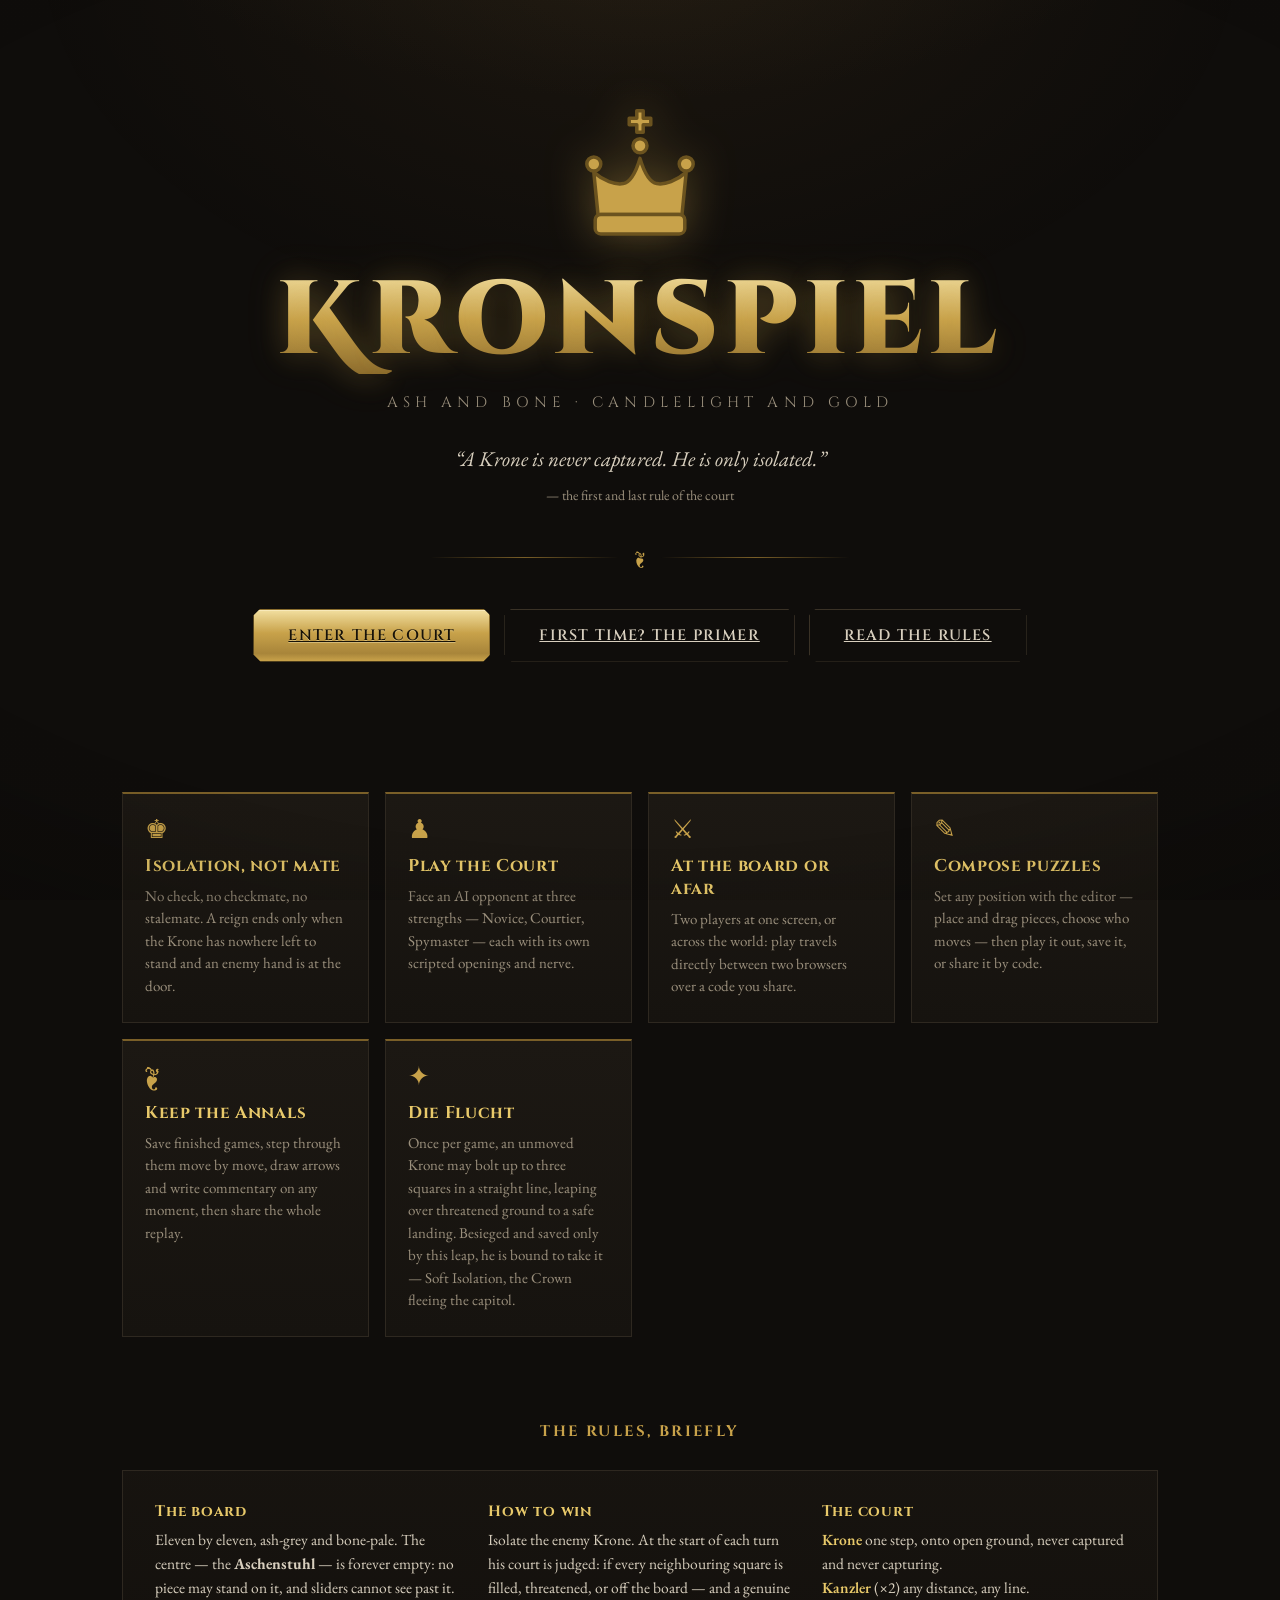
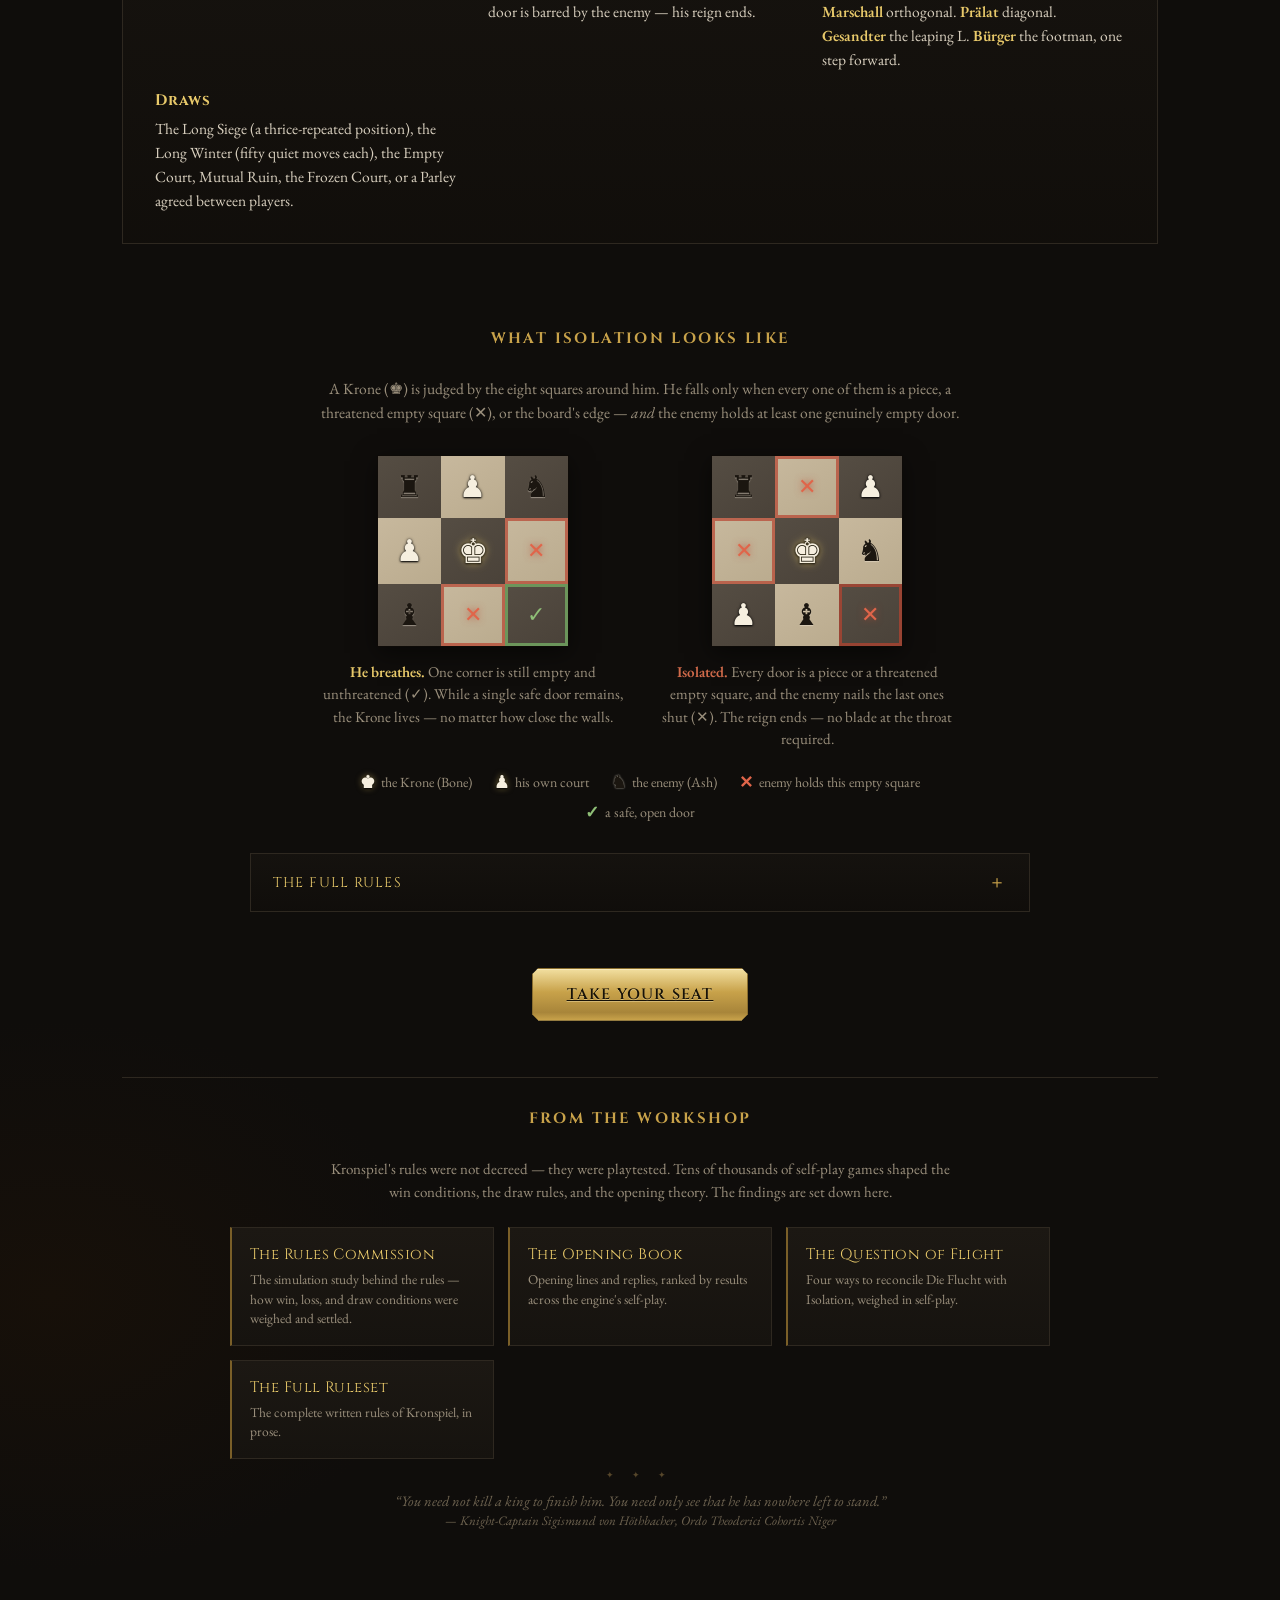
<file: index.html>
<!DOCTYPE html>
<html lang="en">
<head>
<meta charset="UTF-8">
<script>
  // Shared links (invitations, replays, puzzles) belong to the game, not the homepage.
  if (/[?&](join|g|p)=/.test(location.search)) location.replace('play.html' + location.search);
</script>
<meta name="viewport" content="width=device-width, initial-scale=1.0, viewport-fit=cover">
<title>Kronspiel — a court-game of Isolation</title>
<meta name="description" content="Kronspiel: an 11×11 court-game of Isolation. A Krone is never captured — he is only isolated. Play the Court, a friend, or the world; compose puzzles; keep the Annals.">
<link rel="preconnect" href="https://fonts.googleapis.com">
<link rel="preconnect" href="https://fonts.gstatic.com" crossorigin>
<link href="https://fonts.googleapis.com/css2?family=Cinzel:wght@400;600;700&family=Cinzel+Decorative:wght@700;900&family=EB+Garamond:ital,wght@0,400;0,500;0,600;1,400&display=swap" rel="stylesheet">
<link rel="stylesheet" href="css/style.css">
<link rel="icon" href="data:image/svg+xml,<svg xmlns='http://www.w3.org/2000/svg' viewBox='0 0 100 100'><text y='0.9em' font-size='90'>♚</text></svg>">
<style>
  .home {
    max-width: 1080px;
    margin: 0 auto;
    padding: 0 22px 60px;
    position: relative;
    z-index: 1;
  }

  /* ---------- hero ---------- */
  .hero {
    text-align: center;
    padding: clamp(48px, 12vh, 130px) 0 54px;
    position: relative;
  }
  .hero-emblem {
    width: clamp(88px, 16vw, 140px);
    height: clamp(88px, 16vw, 140px);
    margin: 0 auto 22px;
    display: block;
    fill: var(--gold);
    stroke: #6b531f;
    stroke-width: 2.5;
    stroke-linejoin: round;
    filter: drop-shadow(0 0 22px rgba(200, 162, 74, 0.4));
    animation: emblem-glow 6s ease-in-out infinite;
  }
  @keyframes emblem-glow {
    0%, 100% { filter: drop-shadow(0 0 14px rgba(200, 162, 74, 0.28)); }
    50%      { filter: drop-shadow(0 0 30px rgba(232, 201, 106, 0.55)); }
  }
  .hero h1 {
    font-family: "Cinzel Decorative", "Cinzel", serif;
    font-weight: 900;
    font-size: clamp(46px, 10vw, 104px);
    letter-spacing: 0.06em;
    margin: 0;
    line-height: 1;
    background: linear-gradient(180deg, var(--gold-pale) 0%, var(--gold) 48%, #8a6a2c 100%);
    -webkit-background-clip: text;
    background-clip: text;
    color: transparent;
    text-shadow: 0 2px 30px rgba(200, 162, 74, 0.15);
  }
  .hero .sub {
    font-family: "Cinzel", serif;
    letter-spacing: 0.34em;
    text-transform: uppercase;
    font-size: clamp(11px, 2.4vw, 15px);
    color: var(--ink-dim);
    margin: 18px 0 0;
  }
  .hero .quote {
    max-width: 620px;
    margin: 30px auto 0;
    font-size: clamp(17px, 2.6vw, 21px);
    font-style: italic;
    color: var(--ink);
    line-height: 1.5;
  }
  .hero .quote cite { display: block; margin-top: 10px; font-size: 14px; font-style: normal; color: var(--ink-dim); }

  .rule-divider {
    display: flex; align-items: center; justify-content: center; gap: 16px;
    margin: 40px auto 0; max-width: 420px; color: var(--gold-deep);
  }
  .rule-divider::before, .rule-divider::after {
    content: ""; height: 1px; flex: 1;
    background: linear-gradient(90deg, transparent, var(--gold-deep), transparent);
  }
  .rule-divider span { font-size: 18px; color: var(--gold); }

  .cta-row { display: flex; flex-wrap: wrap; gap: 14px; justify-content: center; margin-top: 40px; }
  .btn.xl { font-size: 15px; padding: 15px 34px; }

  /* ---------- feature cards ---------- */
  .features {
    display: grid;
    grid-template-columns: repeat(auto-fit, minmax(240px, 1fr));
    gap: 16px;
    margin-top: 76px;
  }
  .feature {
    background: linear-gradient(180deg, var(--panel) 0%, var(--bg-2) 100%);
    border: 1px solid var(--panel-edge);
    border-top: 2px solid var(--gold-deep);
    padding: 22px 22px 24px;
    position: relative;
    transition: border-color 0.2s, transform 0.2s;
  }
  .feature:hover { border-top-color: var(--gold); transform: translateY(-3px); }
  .feature .ico { font-size: 26px; color: var(--gold); line-height: 1; }
  .feature h3 {
    font-family: "Cinzel", serif; font-size: 17px; letter-spacing: 0.04em;
    margin: 12px 0 8px; color: var(--gold-bright);
  }
  .feature p { margin: 0; font-size: 15px; line-height: 1.5; color: var(--ink-dim); }

  /* ---------- rules summary ---------- */
  .section-head {
    text-align: center; margin: 84px 0 28px;
    font-family: "Cinzel", serif; letter-spacing: 0.16em; text-transform: uppercase;
    font-size: 15px; color: var(--gold);
  }
  .rules-grid {
    display: grid; grid-template-columns: repeat(auto-fit, minmax(280px, 1fr)); gap: 18px 30px;
    background: linear-gradient(180deg, rgba(28,24,19,0.6), rgba(18,15,11,0.6));
    border: 1px solid var(--panel-edge); padding: 30px 32px;
  }
  .rules-grid h4 {
    font-family: "Cinzel", serif; color: var(--gold-bright); font-size: 15px;
    letter-spacing: 0.05em; margin: 0 0 6px;
  }
  .rules-grid p { margin: 0; font-size: 15.5px; line-height: 1.55; color: var(--ink); }
  .rules-grid .piece-line { color: var(--ink); }
  .rules-grid .piece-line b { color: var(--gold-bright); font-weight: 600; }

  /* ---------- isolation diagram ---------- */
  .iso-figures {
    display: flex; flex-wrap: wrap; gap: 34px; justify-content: center;
    margin-top: 30px;
  }
  .iso { margin: 0; max-width: 300px; text-align: center; }
  .iso-board {
    width: 192px; height: 192px; margin: 0 auto 14px;
    display: grid; grid-template-columns: repeat(3, 1fr);
    border: 1px solid #0d0a07; box-shadow: 0 6px 22px rgba(0,0,0,0.5), inset 0 0 30px rgba(0,0,0,0.4);
  }
  .iso-board .c {
    position: relative; display: flex; align-items: center; justify-content: center;
    font-size: 30px; line-height: 1;
  }
  .iso-board .c.bone { background: linear-gradient(145deg, #c7b89d, #baab8e); }
  .iso-board .c.ash  { background: linear-gradient(145deg, #554d43, #4a4239); }
  /* Krone is a Bone (white) piece — the defender — marked as king by a gold ring, not a gold fill. */
  .iso-board .krone { color: #f6efdf; font-size: 34px; text-shadow: 0 0 3px #000, 0 0 9px rgba(232,201,106,0.85), 0 1px 2px #000; }
  .iso-board .own   { color: #f6efdf; text-shadow: 0 1px 2px #000, 0 0 3px rgba(0,0,0,0.7); }
  .iso-board .enemy { color: #1b1610; text-shadow: 0 1px 1px rgba(243,236,220,0.45); }
  .iso-board .threat { box-shadow: inset 0 0 0 3px rgba(184,68,47,0.7); }
  .iso-board .threat::after { content: "✕"; color: #e0654a; font-size: 22px; text-shadow: 0 0 7px rgba(184,68,47,0.7); }
  .iso-board .open { box-shadow: inset 0 0 0 3px rgba(111,158,95,0.9); }
  .iso-board .open::after { content: "✓"; color: #8fbf77; font-size: 22px; }
  .iso figcaption { font-size: 15px; line-height: 1.5; color: var(--ink-dim); }
  .iso figcaption b { color: var(--gold-bright); font-weight: 600; }
  .iso.doomed figcaption b { color: var(--ember-soft); }
  .iso-legend {
    display: flex; flex-wrap: wrap; gap: 8px 22px; justify-content: center;
    margin: 20px auto 0; max-width: 660px; font-size: 14px; color: var(--ink-dim);
  }
  .iso-legend span { display: inline-flex; align-items: center; gap: 6px; }
  .iso-legend b { font-style: normal; font-size: 17px; }
  .lg-own { color: #f6efdf; text-shadow: 0 1px 2px #000, 0 0 6px rgba(232,201,106,0.5); }
  .lg-enemy { color: #1b1610; text-shadow: 0 0 2px rgba(243,236,220,0.8); }
  .lg-x { color: #e0654a; } .lg-open { color: #8fbf77; }

  /* the diagrams breathe: the safe door glows, the shut doors flicker, and the
     doomed Krone smoulders — teaching the rule at a glance */
  @keyframes iso-breathe {
    0%, 100% { box-shadow: inset 0 0 0 3px rgba(111,158,95,0.85); }
    50% { box-shadow: inset 0 0 0 3px rgba(111,158,95,1), 0 0 15px rgba(111,158,95,0.55); }
  }
  .iso-board .open { animation: iso-breathe 2.6s ease-in-out infinite; }
  @keyframes iso-x { 0%, 100% { opacity: 0.5; transform: scale(0.9); } 50% { opacity: 1; transform: scale(1.12); } }
  .iso.doomed .threat::after { animation: iso-x 2.2s ease-in-out infinite; }
  .iso.doomed .threat:nth-child(2)::after { animation-delay: 0.25s; }
  .iso.doomed .threat:nth-child(4)::after { animation-delay: 0.5s; }
  .iso.doomed .threat:nth-child(9)::after { animation-delay: 0.75s; }
  @keyframes iso-doom {
    0%, 100% { text-shadow: 0 0 3px #000, 0 0 9px rgba(184,68,47,0.55), 0 1px 2px #000; }
    50% { text-shadow: 0 0 3px #000, 0 0 18px rgba(184,68,47,0.95), 0 1px 2px #000; }
  }
  .iso.doomed .krone { animation: iso-doom 2.2s ease-in-out infinite; }

  /* scroll-reveal — sections rise gently into view */
  .reveal { opacity: 0; transform: translateY(20px); transition: opacity 0.7s ease, transform 0.7s ease; }
  .reveal.in { opacity: 1; transform: none; }

  @media (prefers-reduced-motion: reduce) {
    .iso-board .open, .iso.doomed .threat::after, .iso.doomed .krone { animation: none; }
    .reveal { opacity: 1; transform: none; transition: none; }
  }

  /* ---------- full rules ---------- */
  .full-rules {
    margin: 30px auto 0; max-width: 780px;
    border: 1px solid var(--panel-edge);
    background: linear-gradient(180deg, rgba(28,24,19,0.5), rgba(18,15,11,0.5));
  }
  .full-rules > summary {
    cursor: pointer; list-style: none; padding: 16px 22px;
    font-family: "Cinzel", serif; letter-spacing: 0.08em; text-transform: uppercase;
    font-size: 14px; color: var(--gold-bright); user-select: none;
    display: flex; align-items: center; justify-content: space-between;
  }
  .full-rules > summary::-webkit-details-marker { display: none; }
  .full-rules > summary::after { content: "＋"; color: var(--gold); font-size: 18px; }
  .full-rules[open] > summary::after { content: "－"; }
  .full-rules > summary:hover { color: var(--gold-pale); }
  .full-rules .rules-body { padding: 4px 26px 24px; }
  .full-rules .rules-body h3 {
    font-family: "Cinzel", serif; color: var(--gold); font-size: 15px;
    letter-spacing: 0.06em; margin: 22px 0 6px;
  }
  .full-rules .rules-body p, .full-rules .rules-body li { font-size: 15.5px; line-height: 1.6; color: var(--ink); }
  .full-rules .rules-body .g { color: var(--gold-bright); font-weight: 600; }

  .home-foot { text-align: center; margin-top: 70px; }
  .home-foot .btn { margin: 0 6px; }

  /* ---------- workshop / simulations ---------- */
  .workshop {
    margin-top: 72px;
    border-top: 1px solid var(--panel-edge);
    padding-top: 30px;
  }
  .workshop .section-head { margin-top: 0; }
  .workshop-lead {
    text-align: center; max-width: 640px; margin: 0 auto 24px;
    font-size: 15px; line-height: 1.55; color: var(--ink-dim);
  }
  .workshop-links {
    display: grid; grid-template-columns: repeat(auto-fit, minmax(220px, 1fr));
    gap: 14px; max-width: 820px; margin: 0 auto;
  }
  .workshop-links a {
    display: block; text-decoration: none;
    background: linear-gradient(180deg, var(--panel), var(--bg-2));
    border: 1px solid var(--panel-edge); border-left: 2px solid var(--gold-deep);
    padding: 16px 18px; transition: border-color 0.2s, transform 0.2s;
  }
  .workshop-links a:hover { border-left-color: var(--gold); transform: translateY(-2px); }
  .workshop-links .wl-title { font-family: "Cinzel", serif; font-size: 15px; color: var(--gold-bright); letter-spacing: 0.03em; }
  .workshop-links .wl-desc { font-size: 13.5px; color: var(--ink-dim); margin-top: 5px; line-height: 1.45; }

  @media (max-width: 560px) {
    .cta-row .btn { flex: 1 1 100%; }
  }
</style>
</head>
<body>
<div class="embers" aria-hidden="true">
  <span style="--x:6%;  --d:16s; --dl:0s;   --s:3px; --drift:34px"></span>
  <span style="--x:16%; --d:21s; --dl:-7s;  --s:2px; --drift:-22px"></span>
  <span style="--x:28%; --d:18s; --dl:-3s;  --s:2px; --drift:18px"></span>
  <span style="--x:41%; --d:24s; --dl:-12s; --s:3px; --drift:-30px"></span>
  <span style="--x:55%; --d:17s; --dl:-5s;  --s:2px; --drift:26px"></span>
  <span style="--x:67%; --d:22s; --dl:-15s; --s:3px; --drift:-18px"></span>
  <span style="--x:78%; --d:19s; --dl:-9s;  --s:2px; --drift:30px"></span>
  <span style="--x:88%; --d:25s; --dl:-2s;  --s:3px; --drift:-26px"></span>
  <span style="--x:95%; --d:20s; --dl:-11s; --s:2px; --drift:14px"></span>
</div>

<main class="home">
  <section class="hero">
    <svg class="hero-emblem" viewBox="0 0 100 100" aria-hidden="true">
      <path d="M47.7 2 h4.6 v5.4 h5.4 v4.6 h-5.4 v5.4 h-4.6 v-5.4 h-5.4 v-4.6 h5.4 Z"/>
      <path d="M20 76 L17 46 C24 52 32 55 38 54 C43 53 47 46 50 36 C53 46 57 53 62 54 C68 55 76 52 83 46 L80 76 Z"/>
      <circle cx="17" cy="40" r="5"/>
      <circle cx="83" cy="40" r="5"/>
      <circle cx="50" cy="27" r="5"/>
      <rect x="18" y="76" width="64" height="14" rx="4"/>
    </svg>
    <h1>Kronspiel</h1>
    <p class="sub">Ash and Bone · Candlelight and Gold</p>
    <p class="quote">
      “A Krone is never captured. He is only isolated.”
      <cite>— the first and last rule of the court</cite>
    </p>
    <div class="rule-divider"><span>❦</span></div>
    <div class="cta-row">
      <a class="btn primary xl" href="play.html">Enter the Court</a>
      <a class="btn ghost xl" href="play.html">First time? The Primer</a>
      <a class="btn ghost xl" href="#rules">Read the Rules</a>
    </div>
  </section>

  <section class="features">
    <div class="feature">
      <div class="ico">♚</div>
      <h3>Isolation, not mate</h3>
      <p>No check, no checkmate, no stalemate. A reign ends only when the Krone has nowhere left to stand and an enemy hand is at the door.</p>
    </div>
    <div class="feature">
      <div class="ico">♟</div>
      <h3>Play the Court</h3>
      <p>Face an AI opponent at three strengths — Novice, Courtier, Spymaster — each with its own scripted openings and nerve.</p>
    </div>
    <div class="feature">
      <div class="ico">⚔</div>
      <h3>At the board or afar</h3>
      <p>Two players at one screen, or across the world: play travels directly between two browsers over a code you share.</p>
    </div>
    <div class="feature">
      <div class="ico">✎</div>
      <h3>Compose puzzles</h3>
      <p>Set any position with the editor — place and drag pieces, choose who moves — then play it out, save it, or share it by code.</p>
    </div>
    <div class="feature">
      <div class="ico">❦</div>
      <h3>Keep the Annals</h3>
      <p>Save finished games, step through them move by move, draw arrows and write commentary on any moment, then share the whole replay.</p>
    </div>
    <div class="feature">
      <div class="ico">✦</div>
      <h3>Die Flucht</h3>
      <p>Once per game, an unmoved Krone may bolt up to three squares in a straight line, leaping over threatened ground to a safe landing. Besieged and saved only by this leap, he is bound to take it — Soft Isolation, the Crown fleeing the capitol.</p>
    </div>
  </section>

  <h2 class="section-head" id="rules">The Rules, Briefly</h2>
  <div class="rules-grid">
    <div>
      <h4>The board</h4>
      <p>Eleven by eleven, ash-grey and bone-pale. The centre — the <b>Aschenstuhl</b> — is forever empty: no piece may stand on it, and sliders cannot see past it.</p>
    </div>
    <div>
      <h4>How to win</h4>
      <p>Isolate the enemy Krone. At the start of each turn his court is judged: if every neighbouring square is filled, threatened, or off the board — and a genuine door is barred by the enemy — his reign ends.</p>
    </div>
    <div>
      <h4>The court</h4>
      <p class="piece-line">
        <b>Krone</b> one step, onto open ground, never captured and never capturing.<br>
        <b>Kanzler</b> (×2) any distance, any line.<br>
        <b>Marschall</b> orthogonal. <b>Prälat</b> diagonal.<br>
        <b>Gesandter</b> the leaping L. <b>Bürger</b> the footman, one step forward.
      </p>
    </div>
    <div>
      <h4>Draws</h4>
      <p>The Long Siege (a thrice-repeated position), the Long Winter (fifty quiet moves each), the Empty Court, Mutual Ruin, the Frozen Court, or a Parley agreed between players.</p>
    </div>
  </div>

  <h2 class="section-head">What Isolation Looks Like</h2>
  <p style="text-align:center; max-width:640px; margin:0 auto; color:var(--ink-dim); font-size:15.5px; line-height:1.55;">
    A Krone (♚) is judged by the eight squares around him. He falls only when every one of them is a piece, a threatened empty square (✕), or the board's edge — <em>and</em> the enemy holds at least one genuinely empty door.
  </p>
  <div class="iso-figures">
    <figure class="iso">
      <div class="iso-board" aria-hidden="true">
        <span class="c ash"><span class="enemy">♜</span></span><span class="c bone"><span class="own">♟</span></span><span class="c ash"><span class="enemy">♞</span></span>
        <span class="c bone"><span class="own">♟</span></span><span class="c ash"><span class="krone">♚</span></span><span class="c bone threat"></span>
        <span class="c ash"><span class="enemy">♝</span></span><span class="c bone threat"></span><span class="c ash open"></span>
      </div>
      <figcaption><b>He breathes.</b> One corner is still empty and unthreatened (✓). While a single safe door remains, the Krone lives — no matter how close the walls.</figcaption>
    </figure>
    <figure class="iso doomed">
      <div class="iso-board" aria-hidden="true">
        <span class="c ash"><span class="enemy">♜</span></span><span class="c bone threat"></span><span class="c ash"><span class="own">♟</span></span>
        <span class="c bone threat"></span><span class="c ash"><span class="krone">♚</span></span><span class="c bone"><span class="enemy">♞</span></span>
        <span class="c ash"><span class="own">♟</span></span><span class="c bone"><span class="enemy">♝</span></span><span class="c ash threat"></span>
      </div>
      <figcaption><b>Isolated.</b> Every door is a piece or a threatened empty square, and the enemy nails the last ones shut (✕). The reign ends — no blade at the throat required.</figcaption>
    </figure>
  </div>
  <div class="iso-legend">
    <span><b class="lg-own">♚</b> the Krone (Bone)</span>
    <span><b class="lg-own">♟</b> his own court</span>
    <span><b class="lg-enemy">♞</b> the enemy (Ash)</span>
    <span><b class="lg-x">✕</b> enemy holds this empty square</span>
    <span><b class="lg-open">✓</b> a safe, open door</span>
  </div>

  <details class="full-rules">
    <summary>The Full Rules</summary>
    <div class="rules-body">
      <h3>The board</h3>
      <p>Eleven by eleven, ash-grey and bone-pale. The centre square — the <span class="g">Aschenstuhl</span>, the Ash Seat — is permanently empty. No piece may ever occupy it, sliding pieces cannot see past it, and a Gesandter may leap over it but never land on it. For the Krone it behaves exactly as the edge of the board: a square he cannot step onto, but never an enemy hand at his throat. A Bürger whose file runs into the throne may step diagonally around it, capture or no capture — the game's one non-capturing diagonal step.</p>

      <h3>The pieces</h3>
      <ul>
        <li><span class="g">♚ Krone</span> — one square in any direction, onto open ground only. Never captured, and never captures; see Isolation.</li>
        <li><span class="g">♛ Kanzler</span> (×2) — any distance in any direction. Each side has two, flanking the Krone from the first move.</li>
        <li><span class="g">♜ Marschall</span> — any distance orthogonally.</li>
        <li><span class="g">♝ Prälat</span> — any distance diagonally.</li>
        <li><span class="g">♞ Gesandter</span> — the broken L-step; leaps over anything in its path.</li>
        <li><span class="g">♟ Bürger</span> — one square forward; on its first move only, it may instead advance one, two, or three squares in a straight line. Captures one square diagonally forward, at any time. A Bürger reaching the far rank promotes — <em>only ever</em> to a Gesandter. There is no en passant.</li>
      </ul>

      <h3>Die Flucht</h3>
      <p>An unmoved Krone may, once per game, leap up to three squares in a straight orthogonal line — over any ground, even a threatened square, provided every square he passes through is empty and the square he lands on is empty and unthreatened. Any ordinary Krone move forfeits the option forever.</p>
      <p><span class="g">Soft Isolation.</span> Isolation is normally judged with no chance to react — but Die Flucht is the one exception. A Krone who would be Isolated, and is spared only by his unused Flucht, is not lost: he stands in <em>Soft Isolation</em> and on his turn <em>must</em> flee — the Crown quitting a besieged capitol. Once the leap is spent, the same siege is a true Isolation.</p>

      <h3>Isolation — the only way to win</h3>
      <p>There is no check, no checkmate, and no stalemate-as-draw. At the start of every turn, before any piece moves, the Krone of the player to move is examined. He is <span class="g">Isolated</span> — and the game instantly lost — when both of the following hold:</p>
      <ol>
        <li>Every square adjacent to him (including any square still reachable by Die Flucht) is occupied by a piece of <em>either</em> colour, threatened by an enemy piece, or off the board.</li>
        <li>Either the Krone's own square is directly threatened by an enemy piece, or at least one adjacent square that is <em>genuinely empty</em> — held by no piece of either colour — is threatened by an enemy piece.</li>
      </ol>
      <p>An enemy threat against a square already filled by the Krone's own court counts for nothing — that door was never going to open for him regardless. Only two things end a Krone's reign: a blade genuinely at his own throat, or a genuinely empty door that the enemy, and the enemy alone, has nailed shut. A Krone is never undone by his own house alone — he is undone by his own house under siege.</p>
      <p><span class="g">The Krone is judged as if already lifted from his square.</span> Every threat that concerns his survival is tested as though he were not standing where he stands: a Kanzler bearing directly upon him threatens the ground behind him just as surely as the ground before him. A king does not shelter a doorway with his own body.</p>
      <p><span class="g">The Krone cannot be taken, and takes no one.</span> No move may capture a Krone — it is simply not legal, exactly as landing on the Aschenstuhl is not. In return, the Krone never captures and moves only onto open ground. He may stand indefinitely on a threatened square; only Isolation ends his part in the game.</p>
      <p><span class="g">There is no rescue.</span> Isolation is judged before the court is given leave to act. A piece that could have captured the offending enemy, or blocked its line, does not save him — the move that would have done it always comes one turn too late. The one safeguard: you may never voluntarily make a move that isolates your own Krone.</p>
      <p><span class="g">The Palsied Court.</span> A player with no legal move at all — Krone included — loses at once, provided the enemy has a hand in it by the test above. Paralysed under siege is fallen. Without any enemy touch, it is instead the Frozen Court, and drawn.</p>

      <h3>Draws</h3>
      <ul>
        <li><span class="g">The Long Siege</span> — the same position, same player to move, a third time; either player may claim.</li>
        <li><span class="g">The Long Winter</span> — fifty moves by each side with no Bürger moved and no capture; either player may claim.</li>
        <li><span class="g">The Empty Court</span> — lone Krone against lone Krone; drawn automatically.</li>
        <li><span class="g">Mutual Ruin</span> — both Krone isolated at the start of the same round; drawn, and reckoned the most honest outcome the board can produce.</li>
        <li><span class="g">The Frozen Court</span> — no legal move remains, yet no enemy hand touches the wall; drawn automatically.</li>
        <li><span class="g">Parley</span> — a draw agreed between the players at any point.</li>
      </ul>

      <h3>Conventions of this table</h3>
      <p>The Bone Court moves first. Ranks run 1–11 from the Bone home rank; files run a–k from the left of the Bone player.</p>
    </div>
  </details>

  <div class="home-foot">
    <a class="btn primary xl" href="play.html">Take Your Seat</a>
  </div>

  <section class="workshop">
    <h2 class="section-head">From the Workshop</h2>
    <p class="workshop-lead">Kronspiel's rules were not decreed — they were playtested. Tens of thousands of self-play games shaped the win conditions, the draw rules, and the opening theory. The findings are set down here.</p>
    <div class="workshop-links">
      <a href="sim_results.html">
        <div class="wl-title">The Rules Commission</div>
        <div class="wl-desc">The simulation study behind the rules — how win, loss, and draw conditions were weighed and settled.</div>
      </a>
      <a href="sim_openings.html">
        <div class="wl-title">The Opening Book</div>
        <div class="wl-desc">Opening lines and replies, ranked by results across the engine's self-play.</div>
      </a>
      <a href="sim_flight.html">
        <div class="wl-title">The Question of Flight</div>
        <div class="wl-desc">Four ways to reconcile Die Flucht with Isolation, weighed in self-play.</div>
      </a>
      <a href="Kronspiel_Rules.md">
        <div class="wl-title">The Full Ruleset</div>
        <div class="wl-desc">The complete written rules of Kronspiel, in prose.</div>
      </a>
    </div>
  </section>

  <footer class="colophon">
    <p>“You need not kill a king to finish him. You need only see that he has nowhere left to stand.”</p>
    <p class="attribution">— Knight-Captain Sigismund von Höthbacher, <em>Ordo Theoderici Cohortis Niger</em></p>
  </footer>
</main>
<script>
  // Scroll-reveal: mark eligible blocks, then reveal them as they enter view.
  (function () {
    const reduce = window.matchMedia('(prefers-reduced-motion: reduce)').matches;
    const targets = document.querySelectorAll(
      '.section-head, .feature, .iso, .iso-legend, .full-rules, .workshop > *, .hero > *');
    if (reduce || !('IntersectionObserver' in window)) {
      targets.forEach((el) => el.classList.add('in'));
      return;
    }
    targets.forEach((el) => el.classList.add('reveal'));
    const io = new IntersectionObserver((entries) => {
      for (const e of entries) {
        if (e.isIntersecting) { e.target.classList.add('in'); io.unobserve(e.target); }
      }
    }, { threshold: 0.12, rootMargin: '0px 0px -8% 0px' });
    targets.forEach((el) => io.observe(el));
  })();
</script>
</body>
</html>
</file>
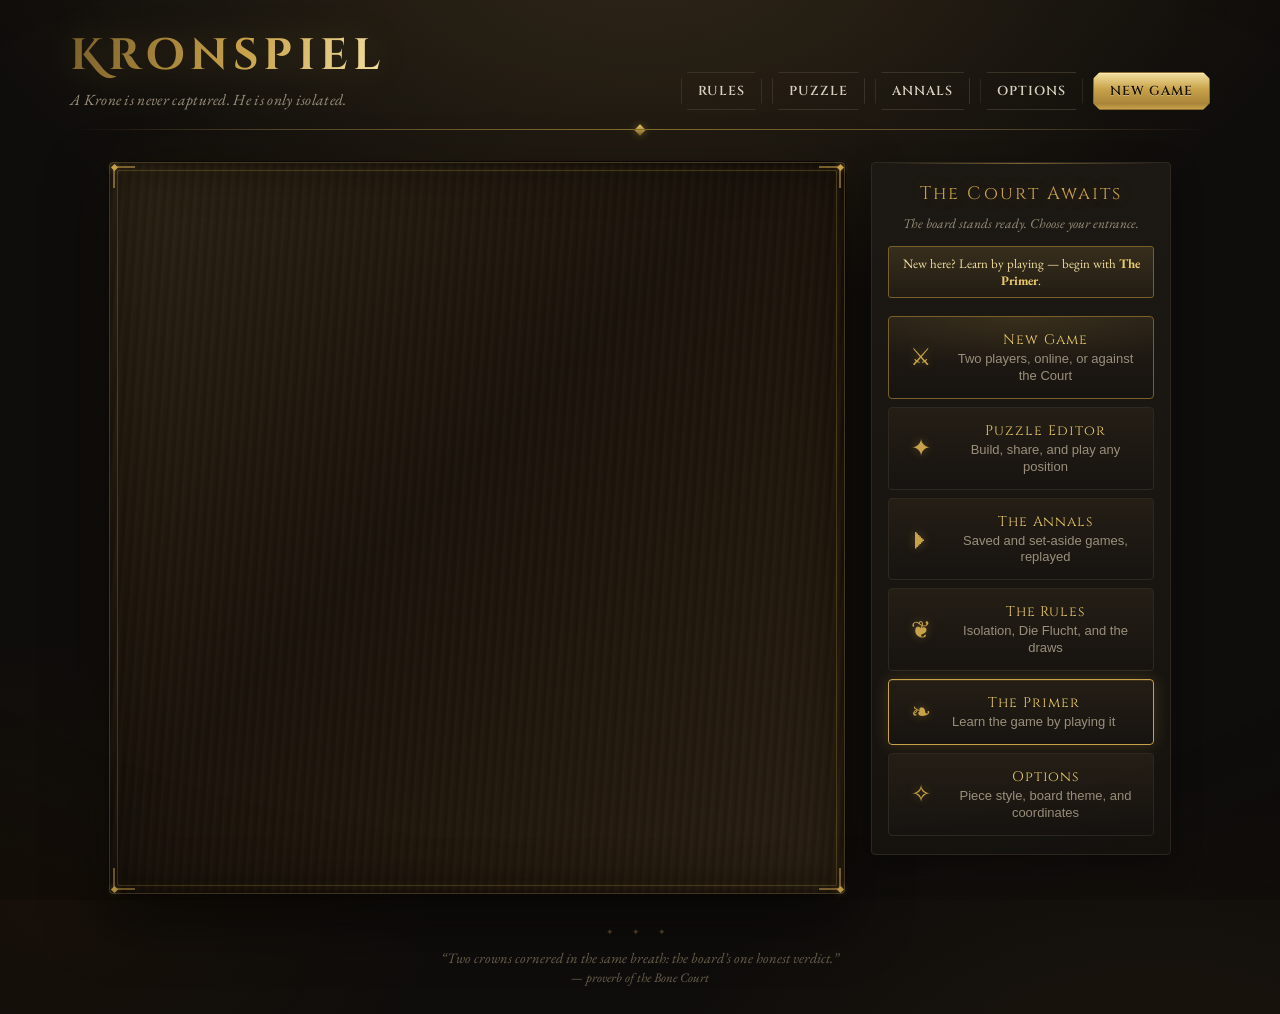
<file: play.html>
<!DOCTYPE html>
<html lang="en">
<head>
<meta charset="UTF-8">
<meta name="viewport" content="width=device-width, initial-scale=1.0, viewport-fit=cover">
<title>Kronspiel — Crown-play</title>
<meta name="description" content="Kronspiel: an 11×11 court-game of Isolation. A Krone is never captured — he is only isolated.">
<link rel="preconnect" href="https://fonts.googleapis.com">
<link rel="preconnect" href="https://fonts.gstatic.com" crossorigin>
<link href="https://fonts.googleapis.com/css2?family=Cinzel:wght@400;600;700&family=Cinzel+Decorative:wght@700&family=EB+Garamond:ital,wght@0,400;0,500;0,600;1,400&display=swap" rel="stylesheet">
<link rel="stylesheet" href="css/style.css">
<link rel="icon" href="data:image/svg+xml,<svg xmlns='http://www.w3.org/2000/svg' viewBox='0 0 100 100'><text y='0.9em' font-size='90'>♚</text></svg>">
</head>
<body>
<div class="embers" aria-hidden="true">
  <span style="--x:6%;  --d:16s; --dl:0s;   --s:3px; --drift:34px"></span>
  <span style="--x:16%; --d:21s; --dl:-7s;  --s:2px; --drift:-22px"></span>
  <span style="--x:28%; --d:18s; --dl:-3s;  --s:2px; --drift:18px"></span>
  <span style="--x:41%; --d:24s; --dl:-12s; --s:3px; --drift:-30px"></span>
  <span style="--x:55%; --d:17s; --dl:-5s;  --s:2px; --drift:26px"></span>
  <span style="--x:67%; --d:22s; --dl:-15s; --s:3px; --drift:-18px"></span>
  <span style="--x:78%; --d:19s; --dl:-9s;  --s:2px; --drift:30px"></span>
  <span style="--x:88%; --d:25s; --dl:-2s;  --s:3px; --drift:-26px"></span>
  <span style="--x:95%; --d:20s; --dl:-11s; --s:2px; --drift:14px"></span>
</div>
<div class="app">

  <div id="mobile-top" class="mobile-top">
    <button id="btn-menu" class="mtop-btn" aria-label="Open menu">☰</button>
    <a href="index.html" class="mtop-title">Kronspiel</a>
    <span class="mtop-spacer" aria-hidden="true"></span>
  </div>

  <header class="masthead">
    <div class="masthead-inner">
      <div class="title-block">
        <h1><a href="index.html" class="home-link">Kronspiel</a></h1>
        <p class="tagline">A Krone is never captured. He is only isolated.</p>
      </div>
      <nav class="top-actions">
        <button id="btn-rules" class="btn ghost">Rules</button>
        <button id="btn-puzzle" class="btn ghost">Puzzle</button>
        <button id="btn-annals" class="btn ghost">Annals</button>
        <button id="btn-options" class="btn ghost">Options</button>
        <button id="btn-new" class="btn primary">New Game</button>
      </nav>
    </div>
  </header>

  <main class="table">

    <section class="board-column">
      <div class="focus-hud">
        <button id="btn-focus-undo" class="btn mini">Undo</button>
        <span id="focus-status"></span>
        <button id="btn-focus-exit" class="btn mini">Exit</button>
      </div>
      <div class="player-bar" id="bar-top">
        <span class="court-sigil ash">♛</span>
        <span class="court-name" id="name-top">The Ash Court</span>
        <span class="escape-badge" id="esc-top" title="Open escape squares around this Krone"></span>
        <span class="captured" id="cap-top"></span>
      </div>

      <div class="board-frame">
        <i class="bf-corner tl" aria-hidden="true"></i>
        <i class="bf-corner tr" aria-hidden="true"></i>
        <i class="bf-corner bl" aria-hidden="true"></i>
        <i class="bf-corner br" aria-hidden="true"></i>
        <div class="board-inner">
          <div id="ranks" class="ranks"></div>
          <div class="board-and-files">
            <div id="board" class="board" aria-label="Kronspiel board">
              <div id="pieces" class="pieces-layer"></div>
              <div id="marks" class="marks-layer"></div>
            </div>
            <div id="files" class="files"></div>
          </div>
        </div>

        <!-- Game over — the verdict laid over the board itself -->
        <div id="ov-over" class="board-veil hidden">
          <div class="dialog gameover">
            <div class="gameover-rule"></div>
            <h2 id="over-title"></h2>
            <p id="over-text"></p>
            <div class="dialog-actions">
              <button class="btn ghost" id="btn-over-review">Review &amp; Annotate</button>
              <button class="btn hidden" id="btn-over-rematch">Offer Rematch</button>
              <button class="btn primary" id="btn-over-ok">OK</button>
            </div>
          </div>
        </div>
      </div>

      <div class="player-bar" id="bar-bottom">
        <span class="court-sigil bone">♛</span>
        <span class="court-name" id="name-bottom">The Bone Court</span>
        <span class="escape-badge" id="esc-bottom" title="Open escape squares around this Krone"></span>
        <span class="captured" id="cap-bottom"></span>
      </div>
    </section>

    <aside class="sidebar">
      <!-- The empty court — the menu, shown in the sidebar while the (blurred) board waits -->
      <div id="court-menu" class="court-menu log-card" aria-label="Main menu">
        <div class="cm-head">The Court Awaits</div>
        <p class="cm-sub">The board stands ready. Choose your entrance.</p>
        <p class="cm-firsttime">New here? Learn by playing — begin with <strong>The Primer</strong>.</p>
        <div class="cm-tiles">
          <button class="hall-tile primary" id="cm-new">
            <span class="ht-ico">⚔</span>
            <span class="ht-body"><span class="ht-name">New Game</span><span class="ht-sub">Two players, online, or against the Court</span></span>
          </button>
          <button class="hall-tile" id="cm-puzzle">
            <span class="ht-ico">✦</span>
            <span class="ht-body"><span class="ht-name">Puzzle Editor</span><span class="ht-sub">Build, share, and play any position</span></span>
          </button>
          <button class="hall-tile" id="cm-annals">
            <span class="ht-ico">⏵</span>
            <span class="ht-body"><span class="ht-name">The Annals</span><span class="ht-sub">Saved and set-aside games, replayed</span></span>
          </button>
          <button class="hall-tile" id="cm-rules">
            <span class="ht-ico">❦</span>
            <span class="ht-body"><span class="ht-name">The Rules</span><span class="ht-sub">Isolation, Die Flucht, and the draws</span></span>
          </button>
          <button class="hall-tile" id="cm-primer">
            <span class="ht-ico">❧</span>
            <span class="ht-body"><span class="ht-name">The Primer</span><span class="ht-sub">Learn the game by playing it</span></span>
          </button>
          <button class="hall-tile" id="cm-options">
            <span class="ht-ico">✧</span>
            <span class="ht-body"><span class="ht-name">Options</span><span class="ht-sub">Piece style, board theme, and coordinates</span></span>
          </button>
        </div>
      </div>

      <div class="log-card tutor-card hidden" id="tutor-card">
        <h2>The Primer <span id="tutor-step" class="tutor-step"></span></h2>
        <h3 id="tutor-title" class="tutor-title"></h3>
        <p id="tutor-text" class="tutor-text"></p>
        <div class="tutor-actions">
          <button id="btn-tutor-exit" class="btn mini ghost">Leave the Table</button>
          <button id="btn-tutor-back" class="btn mini ghost hidden">Back</button>
          <button id="btn-tutor-next" class="btn mini primary">Continue</button>
        </div>
      </div>

      <div class="status-card" id="status-card">
        <div id="status" class="status" role="status" aria-live="polite">The Bone Court to move.</div>
        <div id="substatus" class="substatus" aria-live="polite"></div>
        <div id="winter-clock" class="winter-clock hidden"></div>
      </div>

      <!-- The Court's read on the game: a running evaluation from your side's
           view, plus its verdict on your last move. Shown only against the Court. -->
      <div id="eval-card" class="eval-card hidden" aria-label="The Court's assessment">
        <div class="eval-head">
          <span id="eval-verdict" class="eval-verdict">The board is even.</span>
          <span id="eval-num" class="eval-num"></span>
        </div>
        <div class="eval-track" role="img" aria-hidden="true">
          <div id="eval-fill" class="eval-fill" style="width:50%"></div>
          <div class="eval-mid"></div>
        </div>
        <div id="eval-move" class="eval-move hidden" aria-live="polite"></div>
      </div>

      <div id="sheet-controls" class="m-sheet">
        <button id="btn-hint" class="btn hint-btn hidden">Show Hint</button>
        <div class="controls">
          <button id="btn-undo" class="btn">Undo</button>
          <button id="btn-flip" class="btn">Flip Board</button>
          <button id="btn-parley" class="btn">Offer Parley</button>
          <button id="btn-resign" class="btn danger">Resign</button>
        </div>
        <button id="btn-annotate" class="btn annotate-start">Annotate the Board</button>
        <button id="btn-review" class="btn hidden">Review the Game</button>
        <div id="claims" class="claims hidden">
          <button id="btn-siege" class="btn claim hidden">Claim the Long Siege</button>
          <button id="btn-winter" class="btn claim hidden">Claim the Long Winter</button>
        </div>
        <label class="toggle">
          <input type="checkbox" id="chk-escapes">
          <span>Show the Krone's escape squares</span>
        </label>
        <button id="btn-return-editor" class="btn hidden" title="Return to the puzzle editor — the position you built is kept">Back to the Editor</button>
        <button id="btn-exit-game" class="btn ghost" title="Close this game and return to the menu">Leave the Table</button>
      </div>

      <div id="annotate-bar" class="annotate-bar m-sheet hidden">
        <div class="anno-row" role="group" aria-label="Annotation tools">
          <button class="atool active" data-tool="arrow" title="Draw an arrow — drag from one square to another">Arrow</button>
          <button class="atool" data-tool="highlight" title="Highlight a square — click it">Highlight</button>
          <button class="atool" data-tool="text" title="Add a label — click where it should sit">Label</button>
        </div>
        <div class="anno-row anno-glyphs" role="group" aria-label="Move-quality marks — click a square to place">
          <button class="atool aglyph" data-tool="glyph" data-glyph="!!" data-nag="brilliant" title="Brilliant">!!</button>
          <button class="atool aglyph" data-tool="glyph" data-glyph="!" data-nag="good" title="Good move">!</button>
          <button class="atool aglyph" data-tool="glyph" data-glyph="!?" data-nag="interesting" title="Interesting move">!?</button>
          <button class="atool aglyph" data-tool="glyph" data-glyph="?!" data-nag="dubious" title="Dubious move">?!</button>
          <button class="atool aglyph" data-tool="glyph" data-glyph="?" data-nag="mistake" title="Mistake">?</button>
          <button class="atool aglyph" data-tool="glyph" data-glyph="??" data-nag="blunder" title="Blunder">??</button>
        </div>
        <div class="anno-row anno-colors" role="group" aria-label="Ink colour">
          <button class="aswatch active" data-color="#e8c96a" title="Gold" style="--sw:#e8c96a"></button>
          <button class="aswatch" data-color="#b8442f" title="Ember" style="--sw:#b8442f"></button>
          <button class="aswatch" data-color="#6f9e5f" title="Green" style="--sw:#6f9e5f"></button>
          <button class="aswatch" data-color="#5b8fc9" title="Blue" style="--sw:#5b8fc9"></button>
        </div>
        <div class="anno-row anno-actions">
          <button id="btn-anno-undo" class="btn mini" title="Undo the last mark">Undo</button>
          <button id="btn-anno-clear" class="btn mini" title="Remove every mark">Clear</button>
          <button id="btn-anno-copy" class="btn mini primary" title="Copy an image of the board to the clipboard">Copy Image</button>
          <button id="btn-anno-done" class="btn mini ghost" title="Leave annotation mode">Done</button>
        </div>
      </div>

      <div id="editor-bar" class="editor-bar m-sheet hidden">
        <div class="editor-head">Puzzle Editor</div>
        <p class="editor-hint">Pick a piece, then click a square to place it. Drag a piece to move it. Choose Erase to clear squares.</p>
        <div class="palette" id="palette-bone" aria-label="Bone pieces"></div>
        <div class="palette" id="palette-ash" aria-label="Ash pieces"></div>
        <div class="anno-row">
          <button class="atool ed-brush ed-erase" data-erase="1" title="Erase — click a square to clear it">Erase</button>
        </div>
        <div class="anno-row ed-inline">
          <span class="ed-label">To move</span>
          <div class="seg ed-seg" id="ed-turn">
            <button data-v="bone" class="seg-btn active">Bone</button>
            <button data-v="ash" class="seg-btn">Ash</button>
          </div>
        </div>
        <div class="anno-row ed-fluchts">
          <label class="toggle mini"><input type="checkbox" id="ed-flucht-bone" checked><span>Bone may Flucht</span></label>
          <label class="toggle mini"><input type="checkbox" id="ed-flucht-ash" checked><span>Ash may Flucht</span></label>
        </div>
        <div id="ed-status" class="ed-status"></div>
        <div class="anno-row">
          <button id="btn-ed-start" class="btn mini" title="Load the standard opening position">Reset to Start</button>
          <button id="btn-ed-clear" class="btn mini" title="Empty the board">Clear Board</button>
        </div>
        <div class="anno-row">
          <button id="btn-ed-copy" class="btn mini" title="Copy a shareable link to this position">Copy Link</button>
          <button id="btn-ed-save" class="btn mini" title="Save this position to your library">Save…</button>
        </div>
        <div class="anno-row ed-actions">
          <button id="btn-ed-play" class="btn mini primary" title="Play this position — you can come back to the editor at any time">Play from Here</button>
          <button id="btn-ed-done" class="btn mini ghost" title="Close the editor and return to the menu — you'll be asked to save first">Leave the Table</button>
        </div>
      </div>

      <div id="replay-bar" class="replay-bar m-sheet hidden">
        <div class="replay-head"><span class="editor-head">Replay</span><span id="replay-name" class="replay-name"></span></div>
        <div class="replay-move" id="replay-move"></div>
        <div class="replay-nav">
          <button id="btn-rp-first" class="btn mini" title="First move" aria-label="First">⏮</button>
          <button id="btn-rp-prev" class="btn mini" title="Previous move" aria-label="Previous">◀</button>
          <button id="btn-rp-play" class="btn mini" title="Play / pause" aria-label="Play">▶</button>
          <button id="btn-rp-next" class="btn mini" title="Next move" aria-label="Next">▶▶</button>
          <button id="btn-rp-last" class="btn mini" title="Last move" aria-label="Last">⏭</button>
        </div>
        <div class="replay-count" id="replay-count"></div>
        <textarea id="replay-commentary" class="replay-commentary" rows="3" placeholder="Narrate this moment — write as much as you like…"></textarea>
        <button id="btn-rp-resume" class="btn mini primary hidden" title="Take up this game from the position shown and keep playing">Resume from Here</button>
        <button id="btn-rp-annotate" class="btn mini" title="Draw on this position">Annotate this Position</button>
        <div class="replay-save">
          <input id="replay-name-input" class="text-input" maxlength="60" placeholder="Name this game" autocomplete="off">
          <button id="btn-rp-save" class="btn mini primary" title="Save this game — with your notes — to the Annals">Save to the Annals</button>
        </div>
        <button id="btn-rp-share" class="btn mini" title="Copy a shareable replay code">Share</button>
        <button id="btn-rp-exit" class="btn mini ghost rp-close">Leave the Table</button>
      </div>

      <div class="log-card m-sheet" id="sheet-chronicle">
        <h2 class="with-action">Chronicle <button id="btn-export" class="btn mini" title="Copy the game record as text">Copy</button></h2>
        <ol id="movelog" class="movelog"></ol>
      </div>

      <div class="log-card chat-card m-sheet hidden" id="chat-card">
        <h2>Parlour</h2>
        <div id="chatlog" class="chatlog"></div>
        <form id="chat-form" class="chat-form">
          <input id="chat-input" class="text-input" maxlength="300" placeholder="Speak…" autocomplete="off">
          <button class="btn mini" type="submit">Send</button>
        </form>
      </div>
    </aside>

  </main>

  <nav id="mobile-tabs" class="mobile-tabs" aria-label="Board menus"></nav>

  <!-- Compact menu (mobile) — the top actions tucked behind one button -->
  <div class="overlay hidden" id="ov-menu">
    <div class="dialog menu-dialog">
      <h2>Kronspiel</h2>
      <div class="menu-actions">
        <button class="btn primary" data-menu="btn-new">New Game</button>
        <button class="btn" data-menu="btn-rules">The Rules</button>
        <button class="btn" data-menu="btn-puzzle">Puzzle Editor</button>
        <button class="btn" data-menu="btn-annals">The Annals</button>
        <button class="btn" data-menu="btn-options">Options</button>
      </div>
      <button class="btn ghost" id="btn-menu-close">Close</button>
    </div>
  </div>

  <footer class="colophon">
    <p id="colophon-quote">“You need not kill a king to finish him. You need only see that he has nowhere left to stand.”</p>
    <p class="attribution" id="colophon-cite">— Knight-Captain Sigismund von Höthbacher, <em>Ordo Theoderici Cohortis Niger</em></p>
  </footer>
</div>

<!-- New game dialog -->
<div class="overlay hidden" id="ov-new">
  <div class="dialog">
    <h2>A New Game</h2>
    <div class="field">
      <span class="field-label">Opponent</span>
      <div class="seg" id="seg-mode">
        <button data-v="hotseat" class="seg-btn active">Two Players</button>
        <button data-v="ai" class="seg-btn">Against the Court</button>
      </div>
    </div>
    <div class="field hotseat-only">
      <span class="field-label">Where</span>
      <div class="seg" id="seg-where">
        <button data-v="local" class="seg-btn active">Local</button>
        <button data-v="online" class="seg-btn">Online</button>
      </div>
    </div>
    <div class="field ai-only">
      <span class="field-label">You command</span>
      <div class="seg" id="seg-side">
        <button data-v="bone" class="seg-btn active">The Bone Court</button>
        <button data-v="ash" class="seg-btn">The Ash Court</button>
      </div>
    </div>
    <div class="field ai-only">
      <span class="field-label">The Court plays as</span>
      <div class="seg" id="seg-level">
        <button data-v="novice" class="seg-btn">Novice</button>
        <button data-v="courtier" class="seg-btn active">Courtier</button>
        <button data-v="spymaster" class="seg-btn">Spymaster</button>
      </div>
    </div>
    <div class="field ai-only">
      <span class="field-label">Move assessment</span>
      <div class="seg" id="seg-assess">
        <button data-v="on" class="seg-btn active">On</button>
        <button data-v="off" class="seg-btn">Off</button>
      </div>
    </div>
    <div class="field ai-only">
      <span class="field-label">Takebacks</span>
      <div class="seg" id="seg-undo">
        <button data-v="on" class="seg-btn active">On</button>
        <button data-v="off" class="seg-btn">Off</button>
      </div>
    </div>
    <div class="field ai-only">
      <span class="field-label">Show Hint</span>
      <div class="seg" id="seg-hint">
        <button data-v="on" class="seg-btn">On</button>
        <button data-v="off" class="seg-btn active">Off</button>
      </div>
    </div>
    <div class="field online-only">
      <span class="field-label">Your part</span>
      <div class="seg" id="seg-net-role">
        <button data-v="host" class="seg-btn active">Create a Table</button>
        <button data-v="join" class="seg-btn">Join by Code</button>
      </div>
    </div>
    <div class="field online-only host-only">
      <span class="field-label">You command</span>
      <div class="seg" id="seg-host-side">
        <button data-v="bone" class="seg-btn active">The Bone Court</button>
        <button data-v="ash" class="seg-btn">The Ash Court</button>
      </div>
    </div>
    <div class="field online-only join-only">
      <span class="field-label">Room code</span>
      <input id="join-code" class="text-input" maxlength="8" placeholder="e.g. K7QF"
             autocomplete="off" autocapitalize="characters" spellcheck="false">
    </div>
    <p class="dialog-note online-only">Play travels directly between your two browsers; share the code by any messenger you like.</p>
    <div class="dialog-actions">
      <button class="btn ghost" id="btn-primer-new">First Time? The Primer</button>
      <button class="btn ghost" id="btn-new-cancel">Cancel</button>
      <button class="btn primary" id="btn-new-start">Begin</button>
    </div>
  </div>
</div>

<!-- Rules dialog -->
<div class="overlay hidden" id="ov-rules">
  <div class="dialog wide">
    <h2>The Rules, Briefly</h2>
    <div class="rules-body">
      <h3>The board</h3>
      <p>Eleven by eleven, ash-grey and bone-pale. The centre square — the <strong>Aschenstuhl</strong>, the Ash Seat — is permanently empty. No piece may ever occupy it, sliding pieces cannot see past it, and a Gesandter may leap over it but never land on it. For the Krone it behaves exactly as the edge of the board: a square he cannot step onto, but never an enemy hand at his throat. A Bürger whose file runs into the throne — standing at f5 or f7 — may step diagonally around it onto e6 or g6, capture or no capture: the game's one non-capturing diagonal step.</p>

      <h3>The pieces</h3>
      <ul>
        <li><strong><span class="rule-ico" data-piece="1"></span> Krone</strong> — one square in any direction, onto open ground only. Never captured, and never captures; see Isolation.</li>
        <li><strong><span class="rule-ico" data-piece="2"></span> Kanzler</strong> (×2) — any distance in any direction. Each side has two, flanking the Krone from the first move.</li>
        <li><strong><span class="rule-ico" data-piece="3"></span> Marschall</strong> — any distance orthogonally.</li>
        <li><strong><span class="rule-ico" data-piece="4"></span> Prälat</strong> — any distance diagonally.</li>
        <li><strong><span class="rule-ico" data-piece="5"></span> Gesandter</strong> — the broken L-step; leaps over anything in its path.</li>
        <li><strong><span class="rule-ico" data-piece="6"></span> Bürger</strong> — one square forward; on its first move only, it may instead advance one, two, or three squares in a straight line. Captures one square diagonally forward, at any time. A Bürger reaching the far rank promotes — <em>only ever</em> to a Gesandter. There is no en passant.</li>
      </ul>

      <h3>Die Flucht</h3>
      <p>An unmoved Krone may, once per game, leap up to three squares in a straight orthogonal line — over any ground, even a threatened square, provided every square he passes through is empty and the square he lands on is empty and unthreatened. Any ordinary Krone move forfeits the option forever.</p>
      <p><strong>Soft Isolation.</strong> Isolation is judged before the court acts, and there is normally no reaction to it — but Die Flucht is the one exception. A Krone who would be Isolated, and is spared only by his unused Flucht, is not lost: he stands in <em>Soft Isolation</em>, and on his turn he <em>must</em> take the leap — the Crown quitting a besieged capitol for open country. Once his Flucht is spent, the same siege is a true Isolation.</p>

      <h3>Isolation — the only way to win</h3>
      <p>There is no check, no checkmate, and no stalemate-as-draw. At the start of every turn, before any piece moves, the Krone of the player to move is examined. He is <strong>Isolated</strong> — and the game instantly lost — when both of the following hold:</p>
      <ol>
        <li>Every square adjacent to him (including any square still reachable by Die Flucht) is occupied by a piece of <em>either</em> colour, threatened by an enemy piece, or off the board.</li>
        <li>Either the Krone's own square is directly threatened by an enemy piece, or at least one adjacent square that is <em>genuinely empty</em> — held by no piece of either colour — is threatened by an enemy piece.</li>
      </ol>
      <p>An enemy threat against a square already filled by the Krone's own court counts for nothing — that door was never going to open for him regardless. Only two things end a Krone's reign: a blade genuinely at his own throat, or a genuinely empty door that the enemy, and the enemy alone, has nailed shut. A Krone is never undone by his own house alone — he is undone by his own house under siege, and it makes no difference that his own men built most of the wall.</p>
      <p><strong>The Krone is judged as if already lifted from his square.</strong> Every threat that concerns his movement or survival is tested as though he were not standing where he stands: a Kanzler bearing directly upon him threatens the ground behind him just as surely as the ground before him. A king does not shelter a doorway with his own body.</p>
      <p><strong>The Krone cannot be taken.</strong> No move may capture a Krone — it is simply not a legal move, exactly as landing on the Aschenstuhl is not. A Krone may stand indefinitely on a threatened square; only Isolation ends his part in the game.</p>
      <p><strong>The Krone takes no one.</strong> The courtesy is returned: the Krone may never capture, and moves only onto open ground. Kronspiel permits no reaction — a Krone does not answer a wall by tearing a brick from it, and an enemy piece at his elbow is simply part of the wall.</p>
      <p><strong>There is no rescue.</strong> Isolation is judged before the court is given leave to act. A piece that could have captured the offending enemy, or blocked its line, does not save him — the move that would have done it always comes one turn too late. The one safeguard the rules provide: you may never voluntarily make a move that isolates your own Krone, just as the Krone may never step into an enemy's line.</p>
      <p><strong>The Palsied Court.</strong> A player with no legal move at all — Krone included — loses at once, provided the enemy has a hand in it by the test above: a blade at the Krone's throat, or a threat against a genuinely empty square beside him. Paralysed under siege is fallen. Without any enemy touch, it is instead the Frozen Court, and drawn.</p>

      <h3>Draws</h3>
      <ul>
        <li><strong>The Long Siege</strong> — the same position, same player to move, a third time; either player may claim.</li>
        <li><strong>The Long Winter</strong> — fifty moves by each side with no Bürger moved and no capture; either player may claim.</li>
        <li><strong>The Empty Court</strong> — lone Krone against lone Krone; drawn automatically.</li>
        <li><strong>Mutual Ruin</strong> — both Krone isolated at the start of the same round; drawn, and considered the most honest outcome the board can produce.</li>
        <li><strong>The Frozen Court</strong> — no legal move remains, yet no enemy hand touches the wall: the court has choked itself still, alone. Drawn automatically.</li>
        <li><strong>Parley</strong> — a draw agreed between the players at any point.</li>
      </ul>

      <h3>Conventions of this table</h3>
      <p>The Bone Court moves first. Ranks run 1–11 from the Bone home rank; files run a–k from the left of the Bone player.</p>
    </div>
    <div class="dialog-actions">
      <button class="btn ghost" id="btn-primer-rules">Learn by Doing — the Primer</button>
      <button class="btn primary" id="btn-rules-close">Close</button>
    </div>
  </div>
</div>

<!-- Options dialog -->
<div class="overlay hidden" id="ov-options">
  <div class="dialog">
    <h2>Options</h2>
    <div class="field">
      <span class="field-label">Piece style</span>
      <div class="seg" id="seg-pieces">
        <button data-v="sigils" class="seg-btn active">Court Sigils</button>
        <button data-v="classic" class="seg-btn">Classic Glyphs</button>
      </div>
    </div>
    <div class="pieceset-preview" id="pieceset-preview"></div>
    <div class="field">
      <span class="field-label">Board theme</span>
      <div class="board-themes" id="board-themes" role="group" aria-label="Board theme"></div>
    </div>
    <div class="field">
      <span class="field-label">Board coordinates</span>
      <div class="seg" id="seg-labels">
        <button data-v="show" class="seg-btn active">Show</button>
        <button data-v="hide" class="seg-btn">Hide — larger board</button>
      </div>
    </div>
    <div class="field">
      <span class="field-label">Sound &amp; haptics</span>
      <div class="seg" id="seg-sound">
        <button data-v="on" class="seg-btn active">On</button>
        <button data-v="off" class="seg-btn">Off</button>
      </div>
    </div>
    <div class="dialog-actions">
      <button class="btn primary" id="btn-options-close">Close</button>
    </div>
  </div>
</div>

<!-- Leaving something unsaved (a live game, an unsaved puzzle) -->
<div class="overlay hidden" id="ov-leave">
  <div class="dialog">
    <h2 id="leave-title"></h2>
    <p id="leave-text" class="dialog-note"></p>
    <div class="dialog-actions leave-actions">
      <button class="btn ghost" id="btn-leave-stay">Stay</button>
      <button class="btn" id="btn-leave-discard">Leave without Saving</button>
      <button class="btn primary" id="btn-leave-save">Save and Leave</button>
    </div>
  </div>
</div>

<!-- Confirm dialog (parley / resign / new-game-in-progress) -->
<div class="overlay hidden" id="ov-confirm">
  <div class="dialog">
    <h2 id="confirm-title">Are you certain?</h2>
    <p id="confirm-text"></p>
    <div class="dialog-actions">
      <button class="btn ghost" id="btn-confirm-no">No</button>
      <button class="btn primary" id="btn-confirm-yes">Yes</button>
    </div>
  </div>
</div>

<!-- Text-entry dialog (puzzle names, position codes) -->
<div class="overlay hidden" id="ov-prompt">
  <div class="dialog">
    <h2 id="prompt-title"></h2>
    <p id="prompt-note" class="dialog-note"></p>
    <form id="prompt-form" class="prompt-form">
      <input id="prompt-input" class="text-input" autocomplete="off" spellcheck="false">
      <div class="dialog-actions">
        <button type="button" class="btn ghost" id="btn-prompt-cancel">Cancel</button>
        <button type="submit" class="btn primary" id="btn-prompt-ok">Confirm</button>
      </div>
    </form>
  </div>
</div>

<!-- The Annals — saved games -->
<div class="overlay hidden" id="ov-annals">
  <div class="dialog wide">
    <h2>The Annals</h2>
    <p class="dialog-note">Games you have set down, finished and unfinished alike. Open one to walk through it move by move — annotate as you go, or take an unfinished game back up and keep playing.</p>
    <div id="annals-list" class="annals-list"></div>
    <div class="dialog-actions">
      <button class="btn ghost" id="btn-annals-load">Load a Shared Replay</button>
      <button class="btn primary" id="btn-annals-close">Close</button>
    </div>
  </div>
</div>

<!-- The Puzzle Library — saved positions -->
<div class="overlay hidden" id="ov-puzzles">
  <div class="dialog wide">
    <h2>The Puzzle Library</h2>
    <p class="dialog-note">Your saved positions. Open one in the editor, copy a link to share it, or begin a new one from a bare court.</p>
    <div id="puzzles-list" class="annals-list"></div>
    <div class="dialog-actions">
      <button class="btn ghost" id="btn-puzzles-load">Load a Shared Puzzle</button>
      <button class="btn ghost" id="btn-puzzles-close">Close</button>
      <button class="btn primary" id="btn-puzzles-new">New Puzzle</button>
    </div>
  </div>
</div>

<!-- Online: awaiting connection -->
<div class="overlay hidden" id="ov-wait">
  <div class="dialog netwait">
    <h2 id="wait-title">The Table Is Set</h2>
    <p id="wait-text">Share this code with the other court:</p>
    <div class="room-code" id="wait-code"></div>
    <div id="wait-status"></div>
    <div class="dialog-actions">
      <button class="btn" id="btn-copy-invite">Copy Invitation</button>
      <button class="btn ghost" id="btn-wait-cancel">Cancel</button>
    </div>
  </div>
</div>
<button class="btn result-chip hidden" id="btn-show-result">Show Result</button>
<div id="replay-mini" class="review-mini hidden" aria-label="Replay controls">
  <button id="rm-prev" class="rm-btn" aria-label="Previous move" title="Previous move">◀</button>
  <button id="rm-play" class="rm-btn rm-play" aria-label="Play through moves" title="Play">▶</button>
  <button id="rm-next" class="rm-btn" aria-label="Next move" title="Next move">▶▶</button>
  <span id="rm-count" class="rm-count">0 / 0</span>
  <button id="rm-panel" class="rm-btn" aria-label="Open the replay panel" title="Replay panel">☰</button>
  <button id="rm-anno" class="rm-btn hidden" aria-label="Switch to annotation controls" title="Annotate">✎</button>
</div>
<div id="annotate-mini" class="review-mini hidden" aria-label="Annotation controls">
  <span class="am-label" aria-hidden="true">✎</span>
  <button id="am-arrow" class="rm-btn am-tool" data-tool="arrow" aria-label="Arrow tool" title="Arrow">↗</button>
  <button id="am-highlight" class="rm-btn am-tool" data-tool="highlight" aria-label="Highlight tool" title="Highlight">▢</button>
  <button id="am-undo" class="rm-btn" aria-label="Undo last mark" title="Undo">⤺</button>
  <button id="am-panel" class="rm-btn" aria-label="Open the annotation panel" title="More tools">☰</button>
  <button id="am-replay" class="rm-btn hidden" aria-label="Switch to replay controls" title="Replay">⏵</button>
  <button id="am-done" class="rm-btn am-done" aria-label="Finish annotating" title="Done">✓</button>
</div>
<button class="focus-btn" id="btn-focus" title="Full-screen view" aria-label="Toggle full-screen view">⛶</button>
<button class="focus-btn unavailable" id="btn-focus-chat" title="The Parlour" aria-label="Toggle chat">✉<span id="chat-unread" class="chat-unread hidden"></span></button>

<!-- Full-screen effect layers: peril vignette + the endgame flare -->
<div id="fx-peril" class="fx-overlay" aria-hidden="true"></div>
<div id="fx-endgame" class="fx-overlay" aria-hidden="true"></div>

<script src="js/vendor/peerjs.min.js"></script>
<script type="module" src="js/main.js"></script>
</body>
</html>
</file>
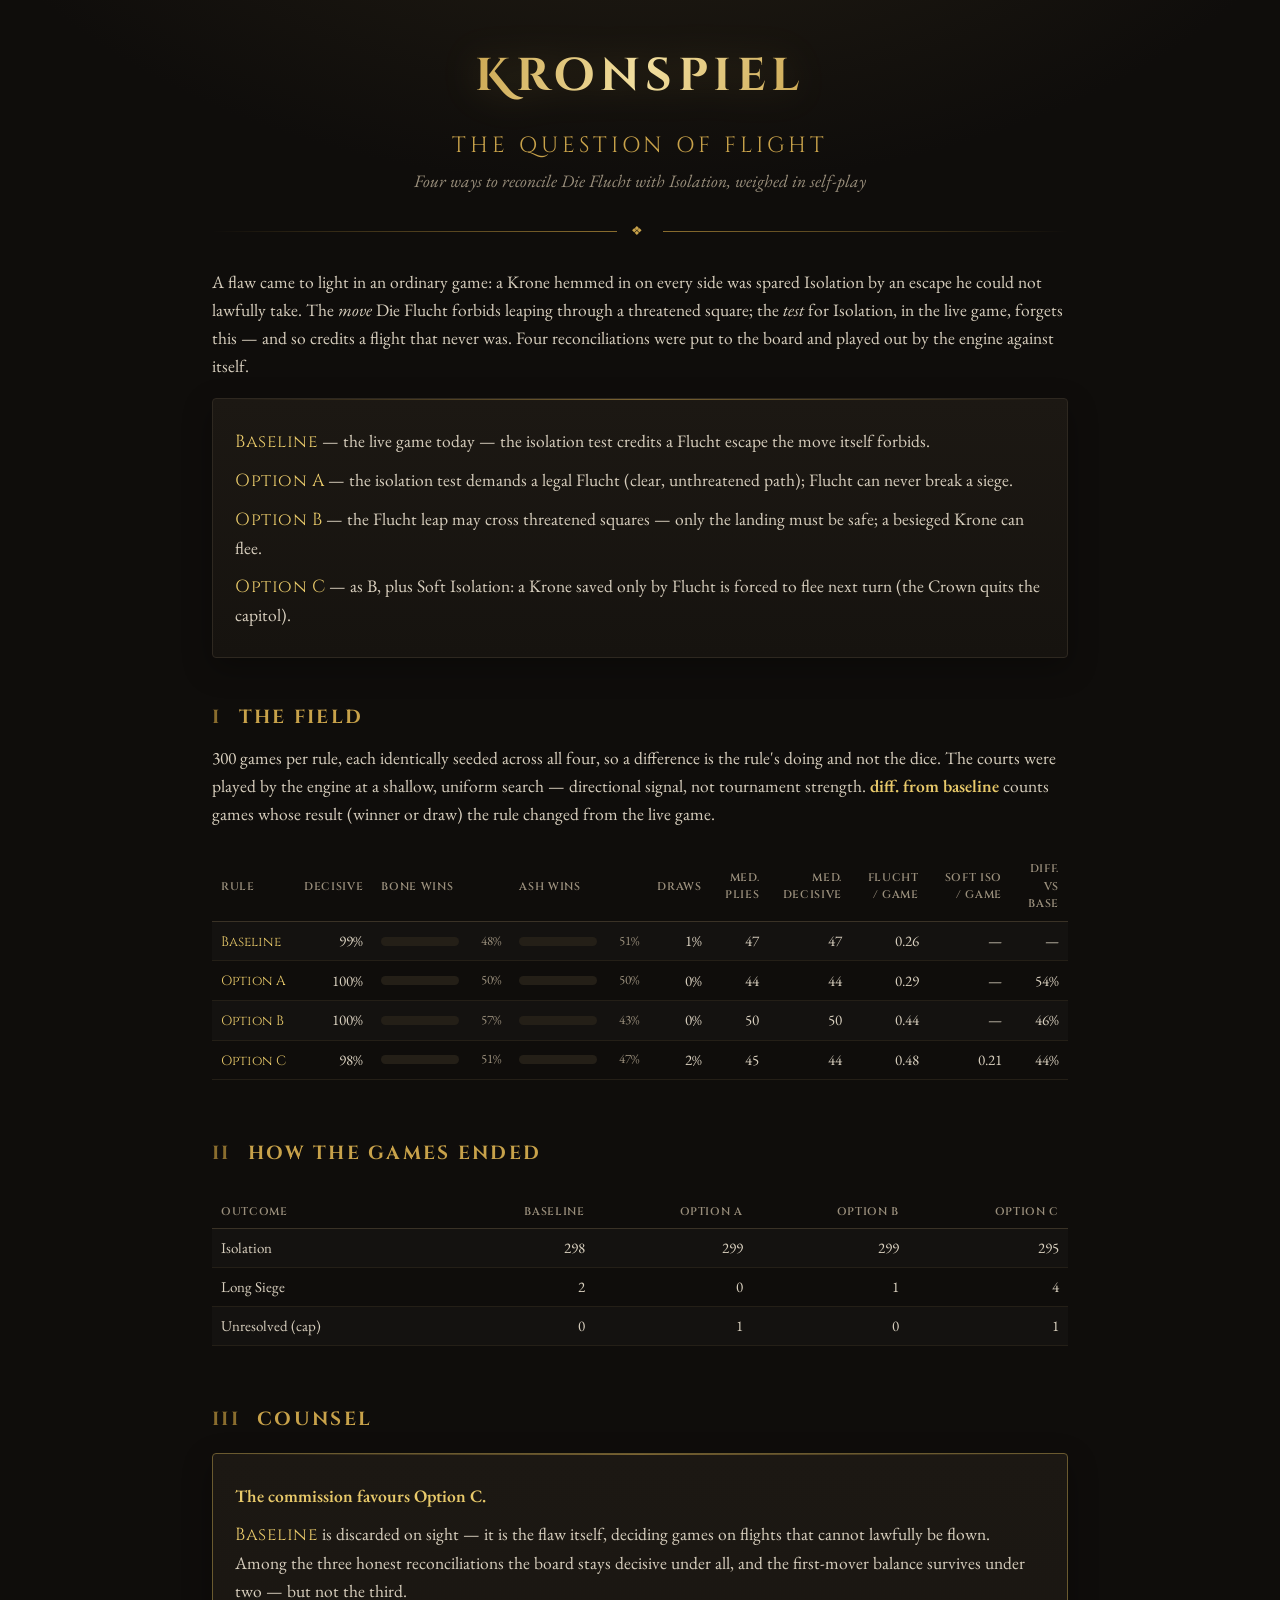
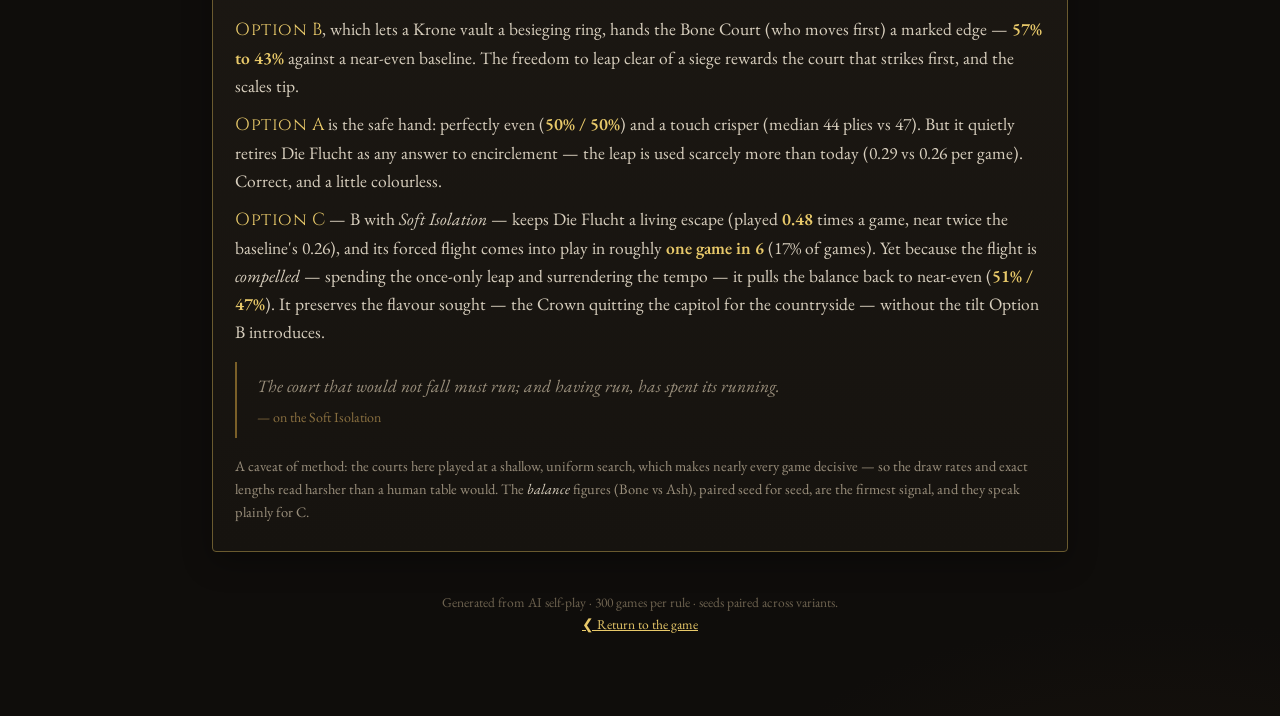
<file: sim_flight.html>
<!DOCTYPE html>
<html lang="en">
<head>
<meta charset="UTF-8">
<meta name="viewport" content="width=device-width, initial-scale=1.0">
<title>Kronspiel — The Question of Flight</title>
<meta name="description" content="AI self-play study of four ways to reconcile Die Flucht with Isolation.">
<link rel="preconnect" href="https://fonts.googleapis.com">
<link rel="preconnect" href="https://fonts.gstatic.com" crossorigin>
<link href="https://fonts.googleapis.com/css2?family=Cinzel:wght@400;600;700&family=Cinzel+Decorative:wght@700&family=EB+Garamond:ital,wght@0,400;0,500;0,600;1,400&display=swap" rel="stylesheet">
<link rel="icon" href="data:image/svg+xml,<svg xmlns='http://www.w3.org/2000/svg' viewBox='0 0 100 100'><text y='0.9em' font-size='90'>♚</text></svg>">
<style>
  :root {
    --bg:#0f0d0b; --bg-2:#16130f; --panel:#1c1813; --panel-edge:#2e2820;
    --ink:#d8cfbe; --ink-dim:#9a8f7c; --gold:#c8a24a; --gold-bright:#e8c96a;
    --gold-pale:#f2dfa0; --gold-deep:#7a5f28; --ember:#b8442f; --ember-soft:#d06a4a; --green:#6f9e5f;
  }
  * { box-sizing:border-box; }
  html,body { margin:0; padding:0; background:radial-gradient(1200px 700px at 50% -10%, #262015 0%, transparent 60%), radial-gradient(900px 600px at 90% 110%, #1c150d 0%, transparent 55%), var(--bg); color:var(--ink); font-family:"EB Garamond",Georgia,serif; font-size:17.5px; line-height:1.6; }
  .page { max-width:900px; margin:0 auto; padding:40px 22px 70px; }
  header { text-align:center; }
  h1 { font-family:"Cinzel Decorative","Cinzel",serif; font-size:clamp(30px,5.4vw,46px); letter-spacing:0.12em; margin:0; background:linear-gradient(105deg,var(--gold-deep),var(--gold) 28%,var(--gold-pale) 50%,var(--gold) 72%,var(--gold-deep)); -webkit-background-clip:text; background-clip:text; color:transparent; filter:drop-shadow(0 0 18px rgba(200,162,74,0.22)); }
  .report-title { font-family:"Cinzel",serif; font-size:clamp(17px,2.6vw,22px); letter-spacing:0.18em; text-transform:uppercase; color:var(--gold); margin:14px 0 4px; }
  .tagline { font-style:italic; color:var(--ink-dim); margin:2px 0 0; }
  .ornament { display:flex; align-items:center; gap:14px; margin:26px 0; }
  .ornament::before,.ornament::after { content:""; flex:1; height:1px; background:linear-gradient(90deg,transparent,#8a6d2e); }
  .ornament::after { background:linear-gradient(90deg,#8a6d2e,transparent); }
  .ornament span { color:var(--gold); font-size:13px; letter-spacing:6px; }
  h2 { font-family:"Cinzel",serif; font-size:19px; letter-spacing:0.12em; text-transform:uppercase; color:var(--gold); margin:44px 0 12px; }
  h2 .num { color:#8a6d2e; margin-right:10px; }
  p { margin:10px 0; } strong { color:var(--gold-bright); font-weight:600; } em { color:var(--ink); }
  ul,ol { padding-left:26px; } li { margin:6px 0; }
  .opt { color:var(--gold-bright); font-family:"Cinzel",serif; letter-spacing:0.03em; }
  .card { background:linear-gradient(180deg,var(--panel),var(--bg-2)); border:1px solid var(--panel-edge); border-radius:4px; padding:18px 22px; margin:18px 0; position:relative; box-shadow:0 10px 30px rgba(0,0,0,0.3); }
  .card::before { content:""; position:absolute; top:0; left:16px; right:16px; height:1px; background:linear-gradient(90deg,transparent,rgba(200,162,74,0.55),transparent); }
  .card.verdict { border-color:#6a5a2f; }
  blockquote { margin:16px 0; padding:10px 20px; border-left:2px solid var(--gold-deep); font-style:italic; color:var(--ink-dim); }
  blockquote .who { display:block; font-style:normal; font-size:14px; color:#8a7040; margin-top:6px; }
  table { width:100%; border-collapse:collapse; margin:14px 0; font-size:15px; font-variant-numeric:tabular-nums; }
  th { font-family:"Cinzel",serif; font-size:11px; letter-spacing:0.06em; text-transform:uppercase; color:var(--ink-dim); font-weight:600; text-align:left; padding:8px 9px; border-bottom:1px solid #3a3226; }
  td { padding:7px 9px; border-bottom:1px solid #241f17; vertical-align:middle; }
  tr:nth-child(odd) td { background:rgba(255,244,214,0.02); }
  td.r,th.r { text-align:right; }
  .table-scroll { overflow-x:auto; }
  .vname { font-family:"Cinzel",serif; font-size:13.5px; color:var(--gold-bright); white-space:nowrap; }
  .bar { display:flex; align-items:center; gap:8px; min-width:120px; }
  .bar .track { flex:1; height:9px; background:#241f17; border-radius:5px; overflow:hidden; }
  .bar .fill { height:100%; background:linear-gradient(90deg,var(--gold-deep),var(--gold-bright)); }
  .bar .fill.ember { background:linear-gradient(90deg,#6e2a1c,var(--ember-soft)); }
  .bar .val { font-size:13px; color:var(--ink-dim); width:34px; text-align:right; }
  .foot { text-align:center; color:#6e6350; font-size:13.5px; margin-top:40px; }
  a { color:var(--gold-bright); }
</style>
</head>
<body>
<div class="page">
  <header>
    <h1>Kronspiel</h1>
    <div class="report-title">The Question of Flight</div>
    <p class="tagline">Four ways to reconcile Die Flucht with Isolation, weighed in self-play</p>
  </header>
  <div class="ornament"><span>&#10070;</span></div>

  <p>A flaw came to light in an ordinary game: a Krone hemmed in on every side was spared Isolation by an escape he could not lawfully take. The <em>move</em> Die Flucht forbids leaping through a threatened square; the <em>test</em> for Isolation, in the live game, forgets this — and so credits a flight that never was. Four reconciliations were put to the board and played out by the engine against itself.</p>

  <div class="card">
    <p><span class="opt">Baseline</span> — the live game today — the isolation test credits a Flucht escape the move itself forbids.</p>
    <p><span class="opt">Option A</span> — the isolation test demands a legal Flucht (clear, unthreatened path); Flucht can never break a siege.</p>
    <p><span class="opt">Option B</span> — the Flucht leap may cross threatened squares — only the landing must be safe; a besieged Krone can flee.</p>
    <p><span class="opt">Option C</span> — as B, plus Soft Isolation: a Krone saved only by Flucht is forced to flee next turn (the Crown quits the capitol).</p>
  </div>

  <h2><span class="num">I</span> The Field</h2>
  <p>300 games per rule, each identically seeded across all four, so a difference is the rule's doing and not the dice. The courts were played by the engine at a shallow, uniform search — directional signal, not tournament strength. <strong>diff. from baseline</strong> counts games whose result (winner or draw) the rule changed from the live game.</p>

  <div class="table-scroll">
  <table>
    <thead><tr>
      <th>Rule</th><th class="r">Decisive</th><th>Bone wins</th><th>Ash wins</th>
      <th class="r">Draws</th><th class="r">Med. plies</th><th class="r">Med. decisive</th>
      <th class="r">Flucht / game</th><th class="r">Soft&nbsp;Iso / game</th><th class="r">Diff. vs base</th>
    </tr></thead>
    <tbody>
<tr>
    <td><span class="vname">Baseline</span></td>
    <td class="r">99%</td>
    <td><span class="bar"><span class="track"><span class="fill" style="width:48%"></span></span><span class="val">48%</span></span></td>
    <td><span class="bar"><span class="track"><span class="fill ember" style="width:51%"></span></span><span class="val">51%</span></span></td>
    <td class="r">1%</td>
    <td class="r">47</td>
    <td class="r">47</td>
    <td class="r">0.26</td>
    <td class="r">—</td>
    <td class="r">—</td>
  </tr>
<tr>
    <td><span class="vname">Option A</span></td>
    <td class="r">100%</td>
    <td><span class="bar"><span class="track"><span class="fill" style="width:50%"></span></span><span class="val">50%</span></span></td>
    <td><span class="bar"><span class="track"><span class="fill ember" style="width:50%"></span></span><span class="val">50%</span></span></td>
    <td class="r">0%</td>
    <td class="r">44</td>
    <td class="r">44</td>
    <td class="r">0.29</td>
    <td class="r">—</td>
    <td class="r">54%</td>
  </tr>
<tr>
    <td><span class="vname">Option B</span></td>
    <td class="r">100%</td>
    <td><span class="bar"><span class="track"><span class="fill" style="width:57%"></span></span><span class="val">57%</span></span></td>
    <td><span class="bar"><span class="track"><span class="fill ember" style="width:43%"></span></span><span class="val">43%</span></span></td>
    <td class="r">0%</td>
    <td class="r">50</td>
    <td class="r">50</td>
    <td class="r">0.44</td>
    <td class="r">—</td>
    <td class="r">46%</td>
  </tr>
<tr>
    <td><span class="vname">Option C</span></td>
    <td class="r">98%</td>
    <td><span class="bar"><span class="track"><span class="fill" style="width:51%"></span></span><span class="val">51%</span></span></td>
    <td><span class="bar"><span class="track"><span class="fill ember" style="width:47%"></span></span><span class="val">47%</span></span></td>
    <td class="r">2%</td>
    <td class="r">45</td>
    <td class="r">44</td>
    <td class="r">0.48</td>
    <td class="r">0.21</td>
    <td class="r">44%</td>
  </tr>
    </tbody>
  </table>
  </div>

  <h2><span class="num">II</span> How the Games Ended</h2>
  <div class="table-scroll">
  <table>
    <thead><tr><th>Outcome</th><th class="r">Baseline</th><th class="r">Option A</th><th class="r">Option B</th><th class="r">Option C</th></tr></thead>
    <tbody>
<tr><td>Isolation</td><td class="r">298</td><td class="r">299</td><td class="r">299</td><td class="r">295</td></tr>
<tr><td>Long Siege</td><td class="r">2</td><td class="r">0</td><td class="r">1</td><td class="r">4</td></tr>
<tr><td>Unresolved (cap)</td><td class="r">0</td><td class="r">1</td><td class="r">0</td><td class="r">1</td></tr>
    </tbody>
  </table>
  </div>

  <h2><span class="num">III</span> Counsel</h2>
  <div class="card verdict">
    <p><strong>The commission favours Option C.</strong></p>
    <p><span class="opt">Baseline</span> is discarded on sight — it is the flaw itself, deciding games on flights that cannot lawfully be flown. Among the three honest reconciliations the board stays decisive under all, and the first-mover balance survives under two — but not the third.</p>
    <p><span class="opt">Option B</span>, which lets a Krone vault a besieging ring, hands the Bone Court (who moves first) a marked edge — <strong>57% to 43%</strong> against a near-even baseline. The freedom to leap clear of a siege rewards the court that strikes first, and the scales tip.</p>
    <p><span class="opt">Option A</span> is the safe hand: perfectly even (<strong>50% / 50%</strong>) and a touch crisper (median 44 plies vs 47). But it quietly retires Die Flucht as any answer to encirclement — the leap is used scarcely more than today (0.29 vs 0.26 per game). Correct, and a little colourless.</p>
    <p><span class="opt">Option C</span> — B with <em>Soft Isolation</em> — keeps Die Flucht a living escape (played <strong>0.48</strong> times a game, near twice the baseline's 0.26), and its forced flight comes into play in roughly <strong>one game in 6</strong> (17% of games). Yet because the flight is <em>compelled</em> — spending the once-only leap and surrendering the tempo — it pulls the balance back to near-even (<strong>51% / 47%</strong>). It preserves the flavour sought — the Crown quitting the capitol for the countryside — without the tilt Option B introduces.</p>
    <blockquote>The court that would not fall must run; and having run, has spent its running.
      <span class="who">— on the Soft Isolation</span></blockquote>
    <p class="meh" style="color:var(--ink-dim);font-size:14.5px">A caveat of method: the courts here played at a shallow, uniform search, which makes nearly every game decisive — so the draw rates and exact lengths read harsher than a human table would. The <em>balance</em> figures (Bone vs Ash), paired seed for seed, are the firmest signal, and they speak plainly for C.</p>
  </div>

  <p class="foot">Generated from AI self-play · 300 games per rule · seeds paired across variants.<br>
  <a href="index.html">&#10094; Return to the game</a></p>
</div>
</body>
</html>
</file>
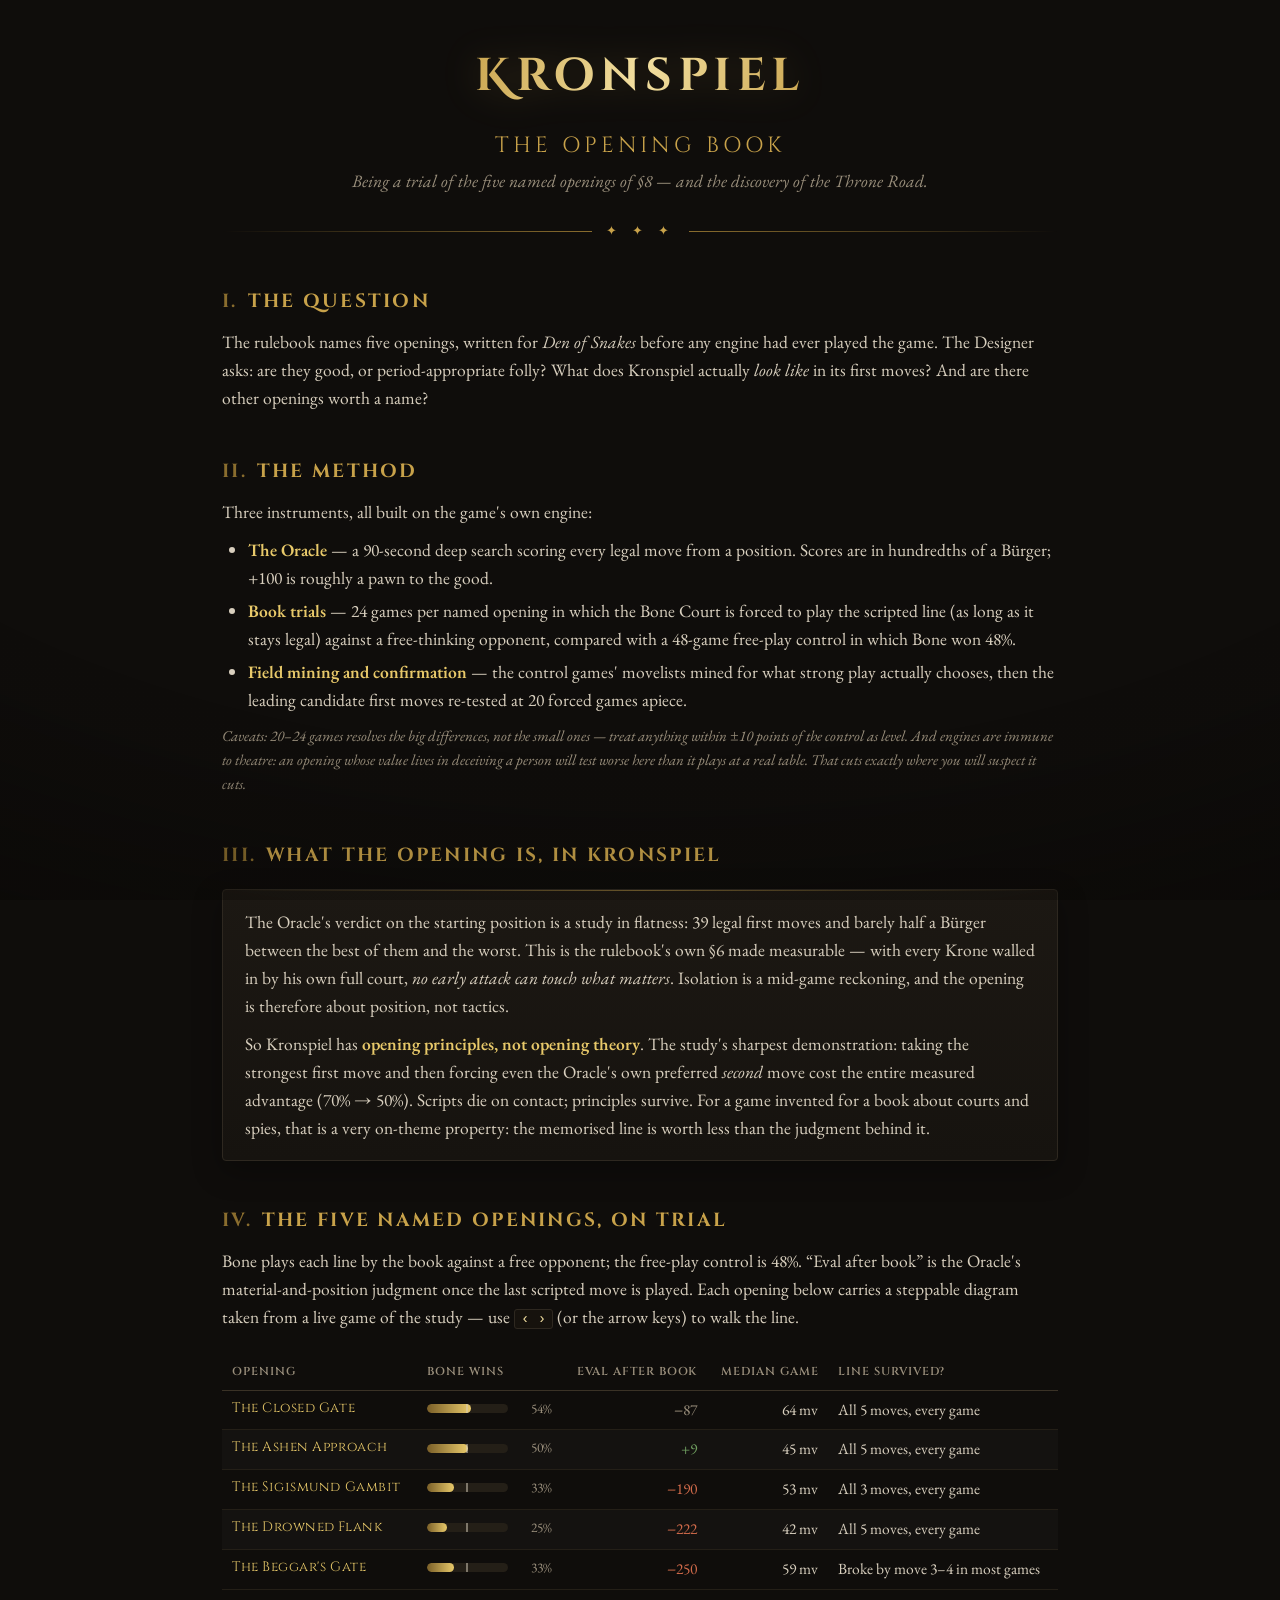
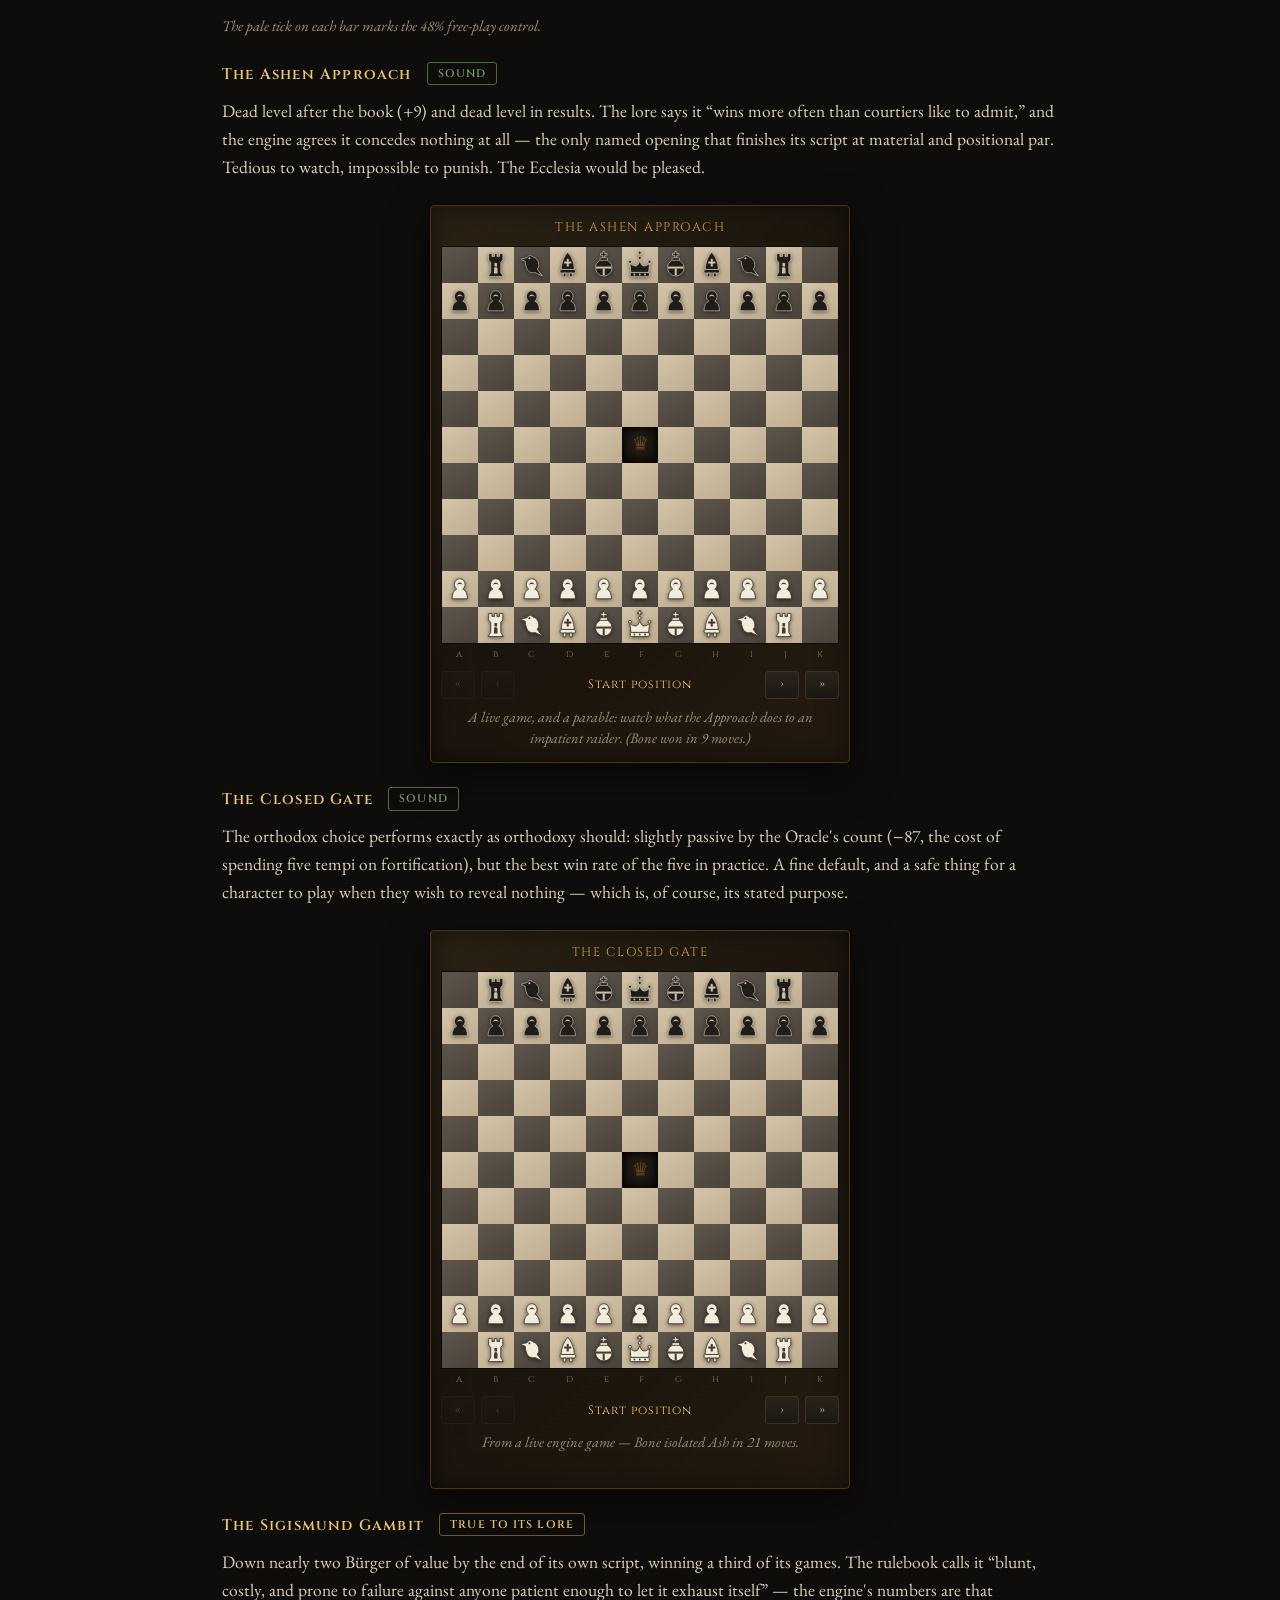
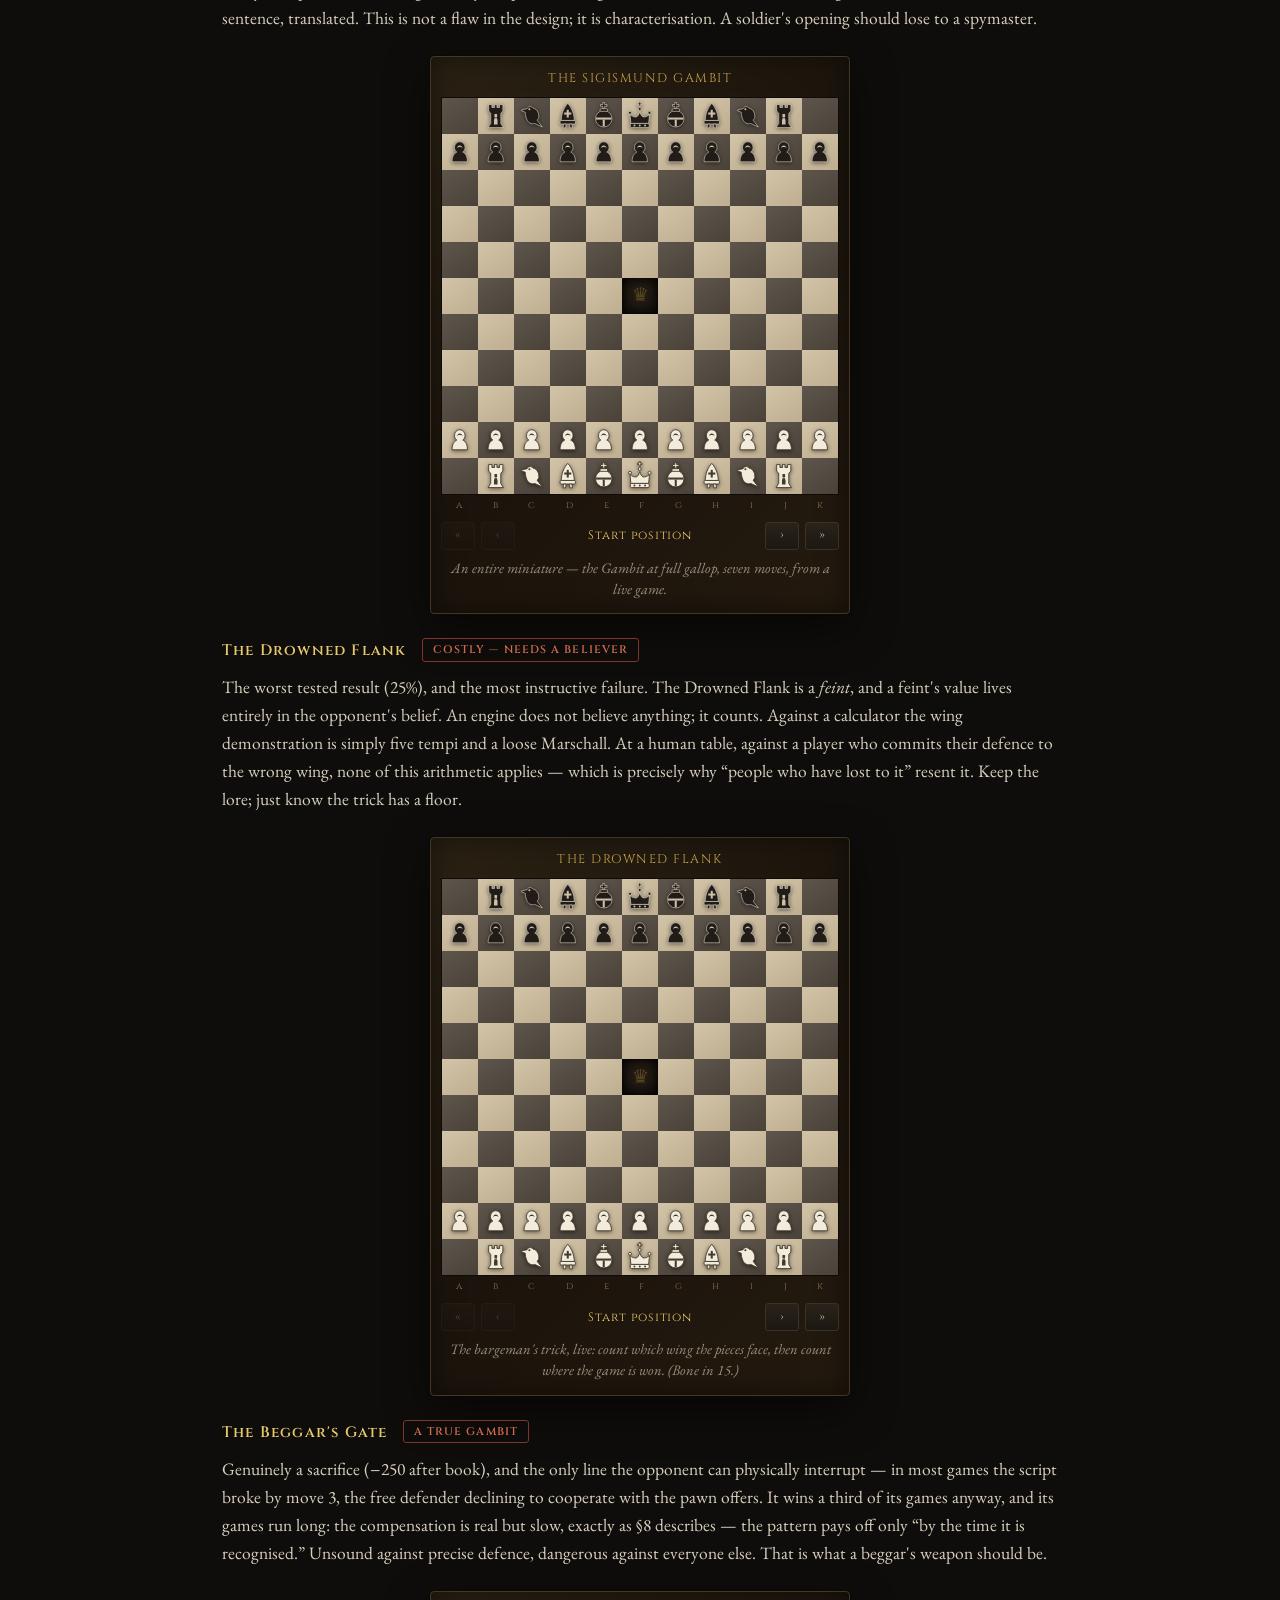
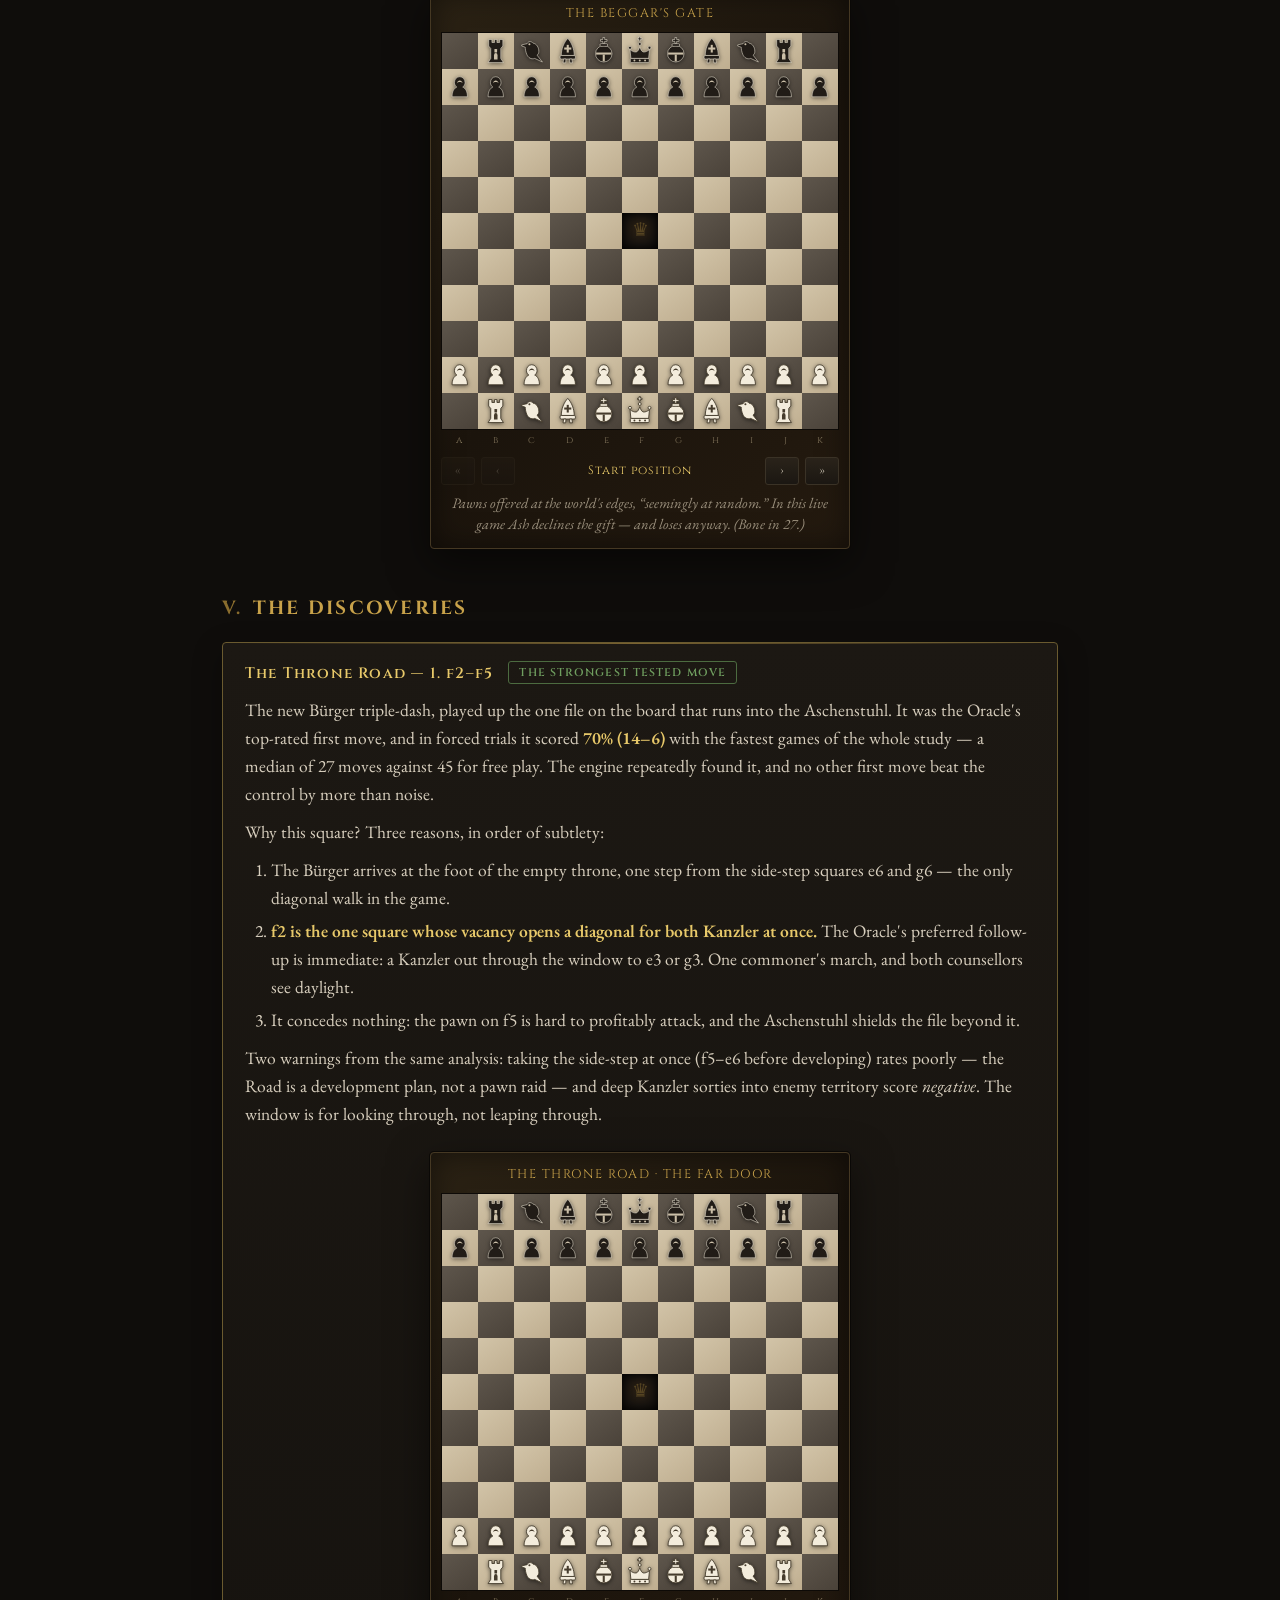
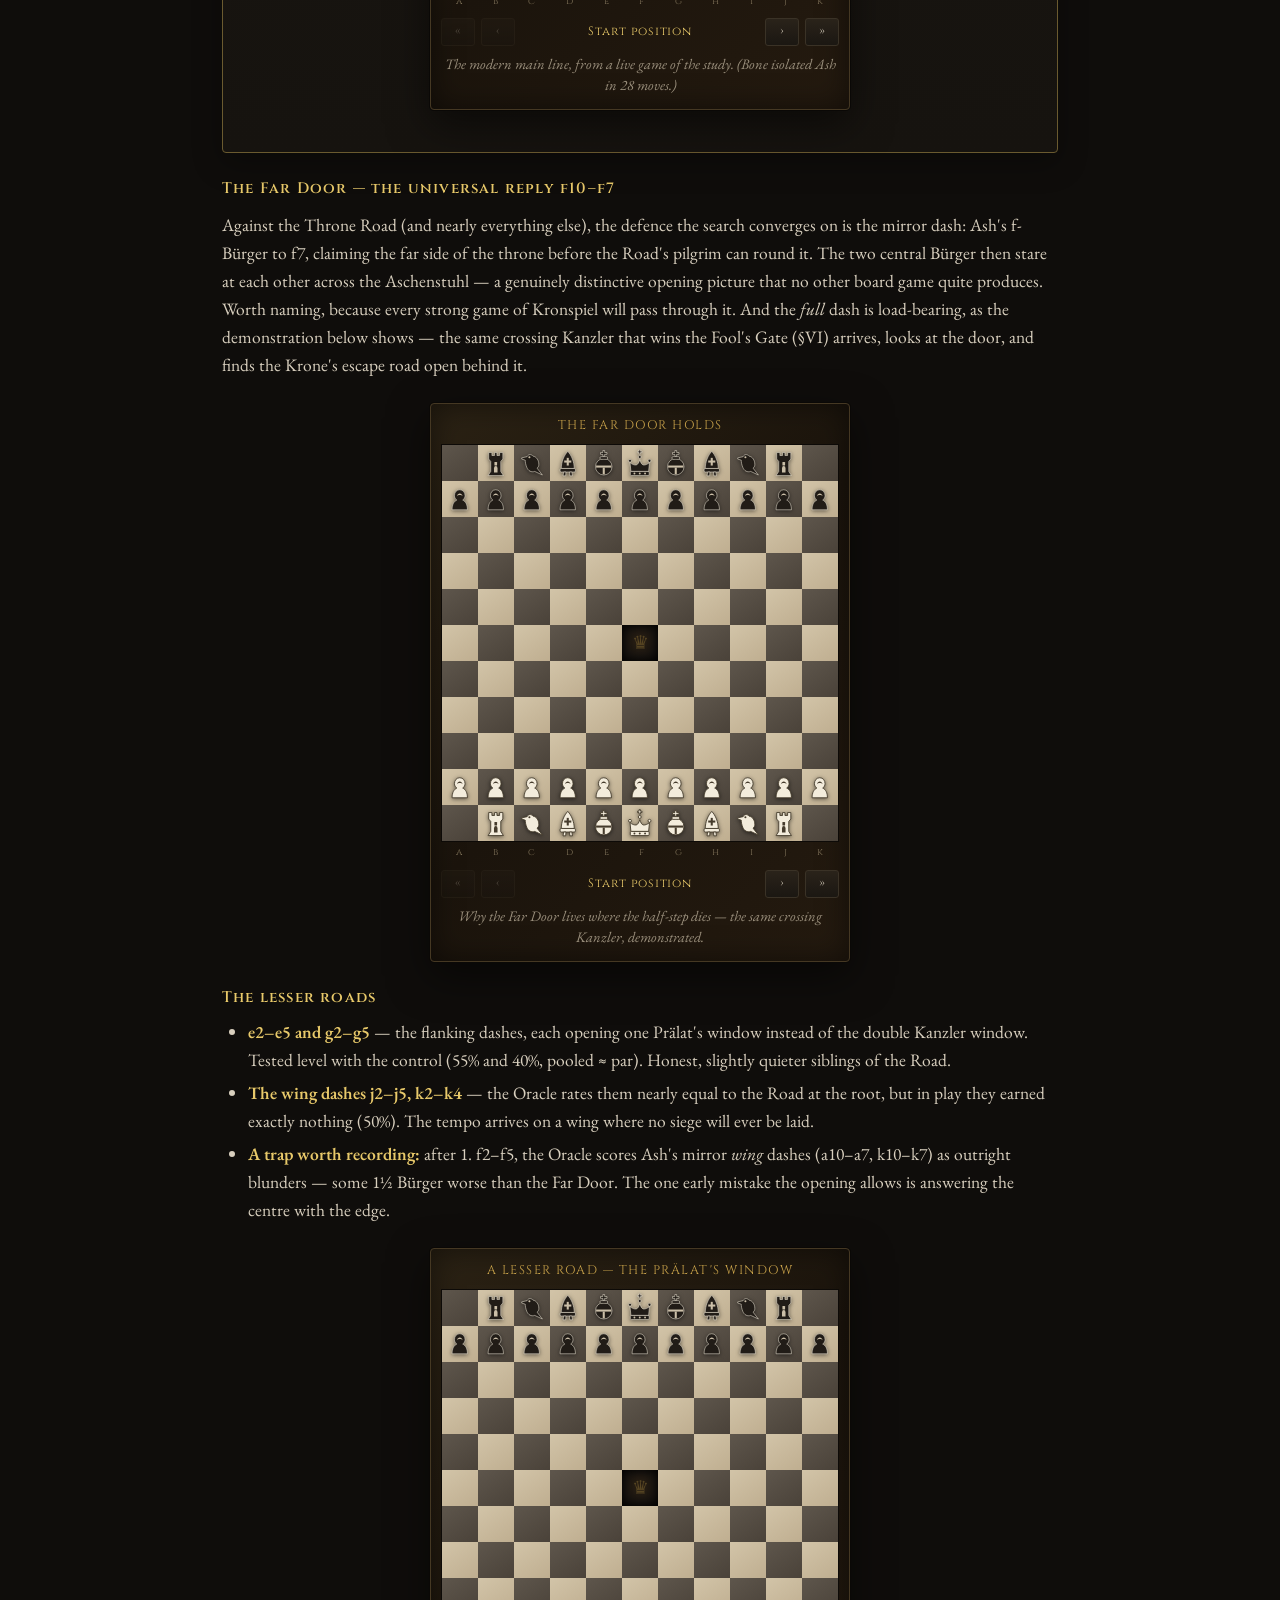
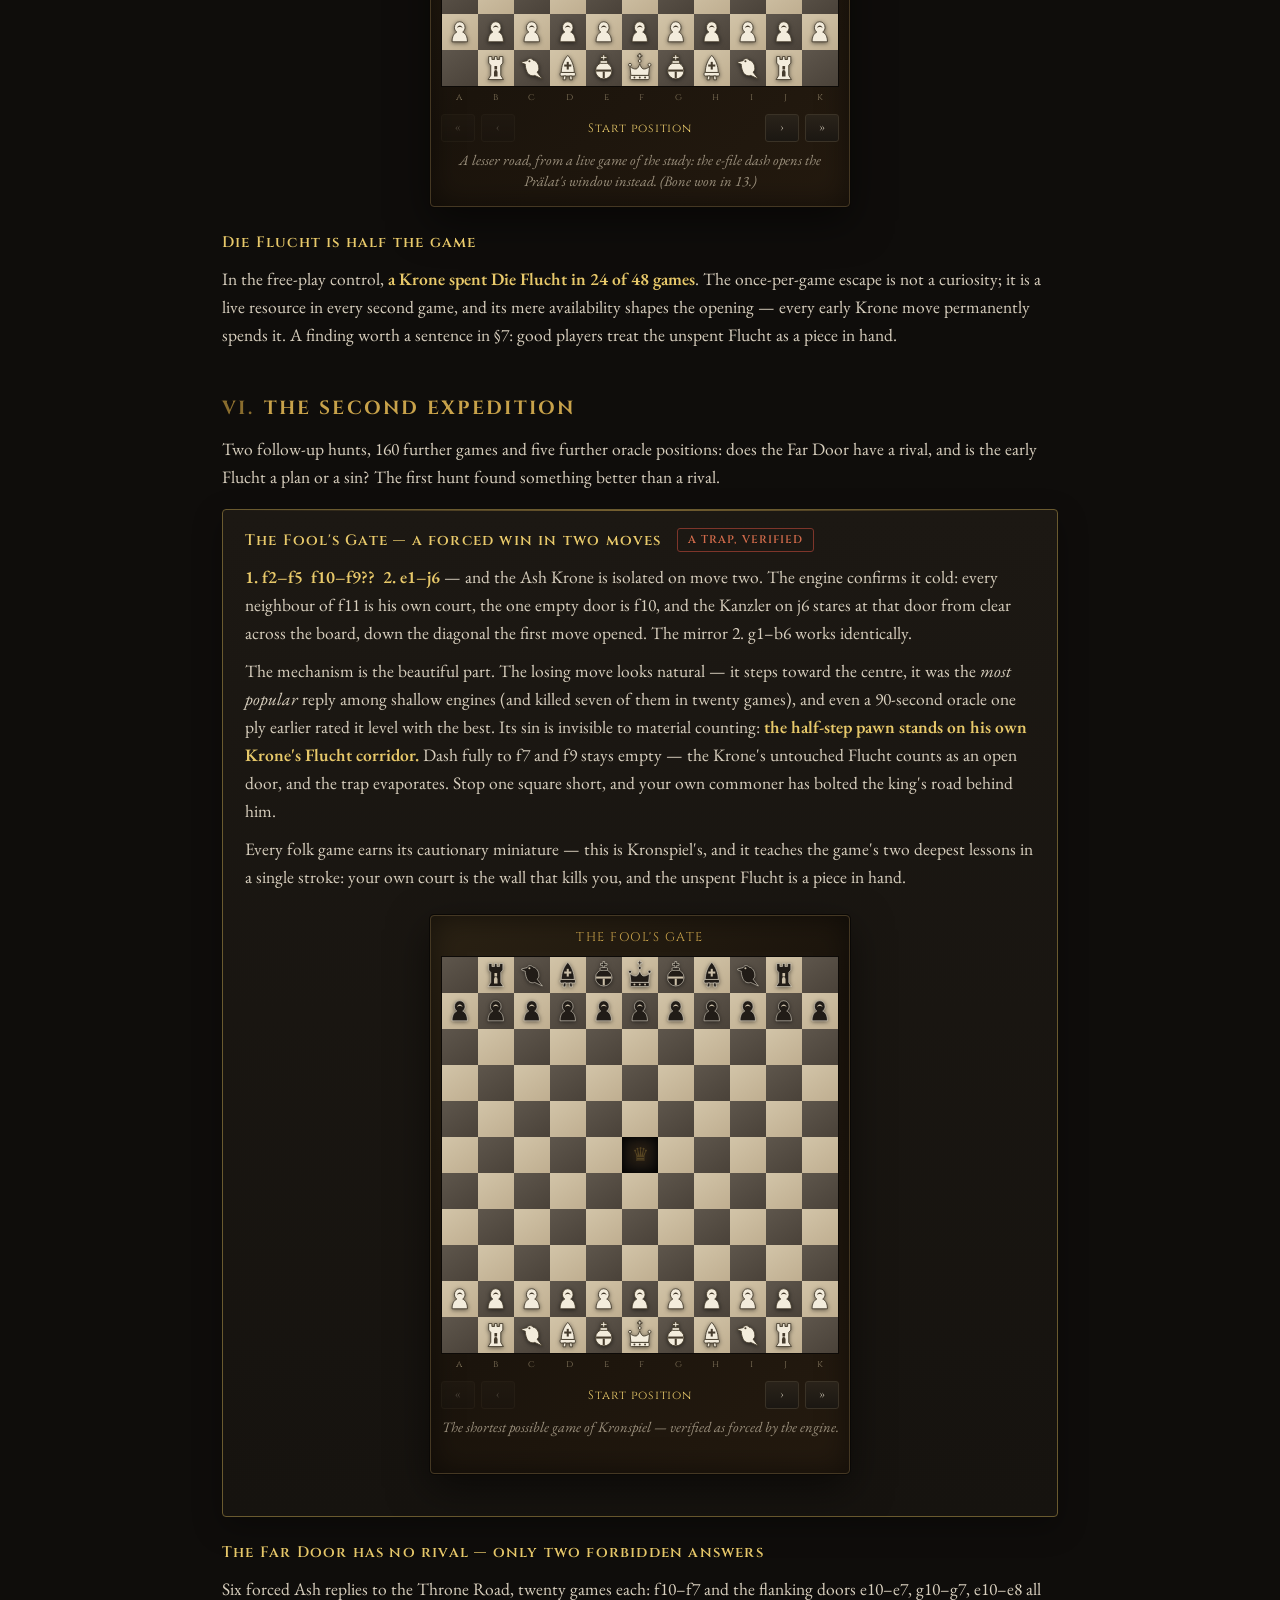
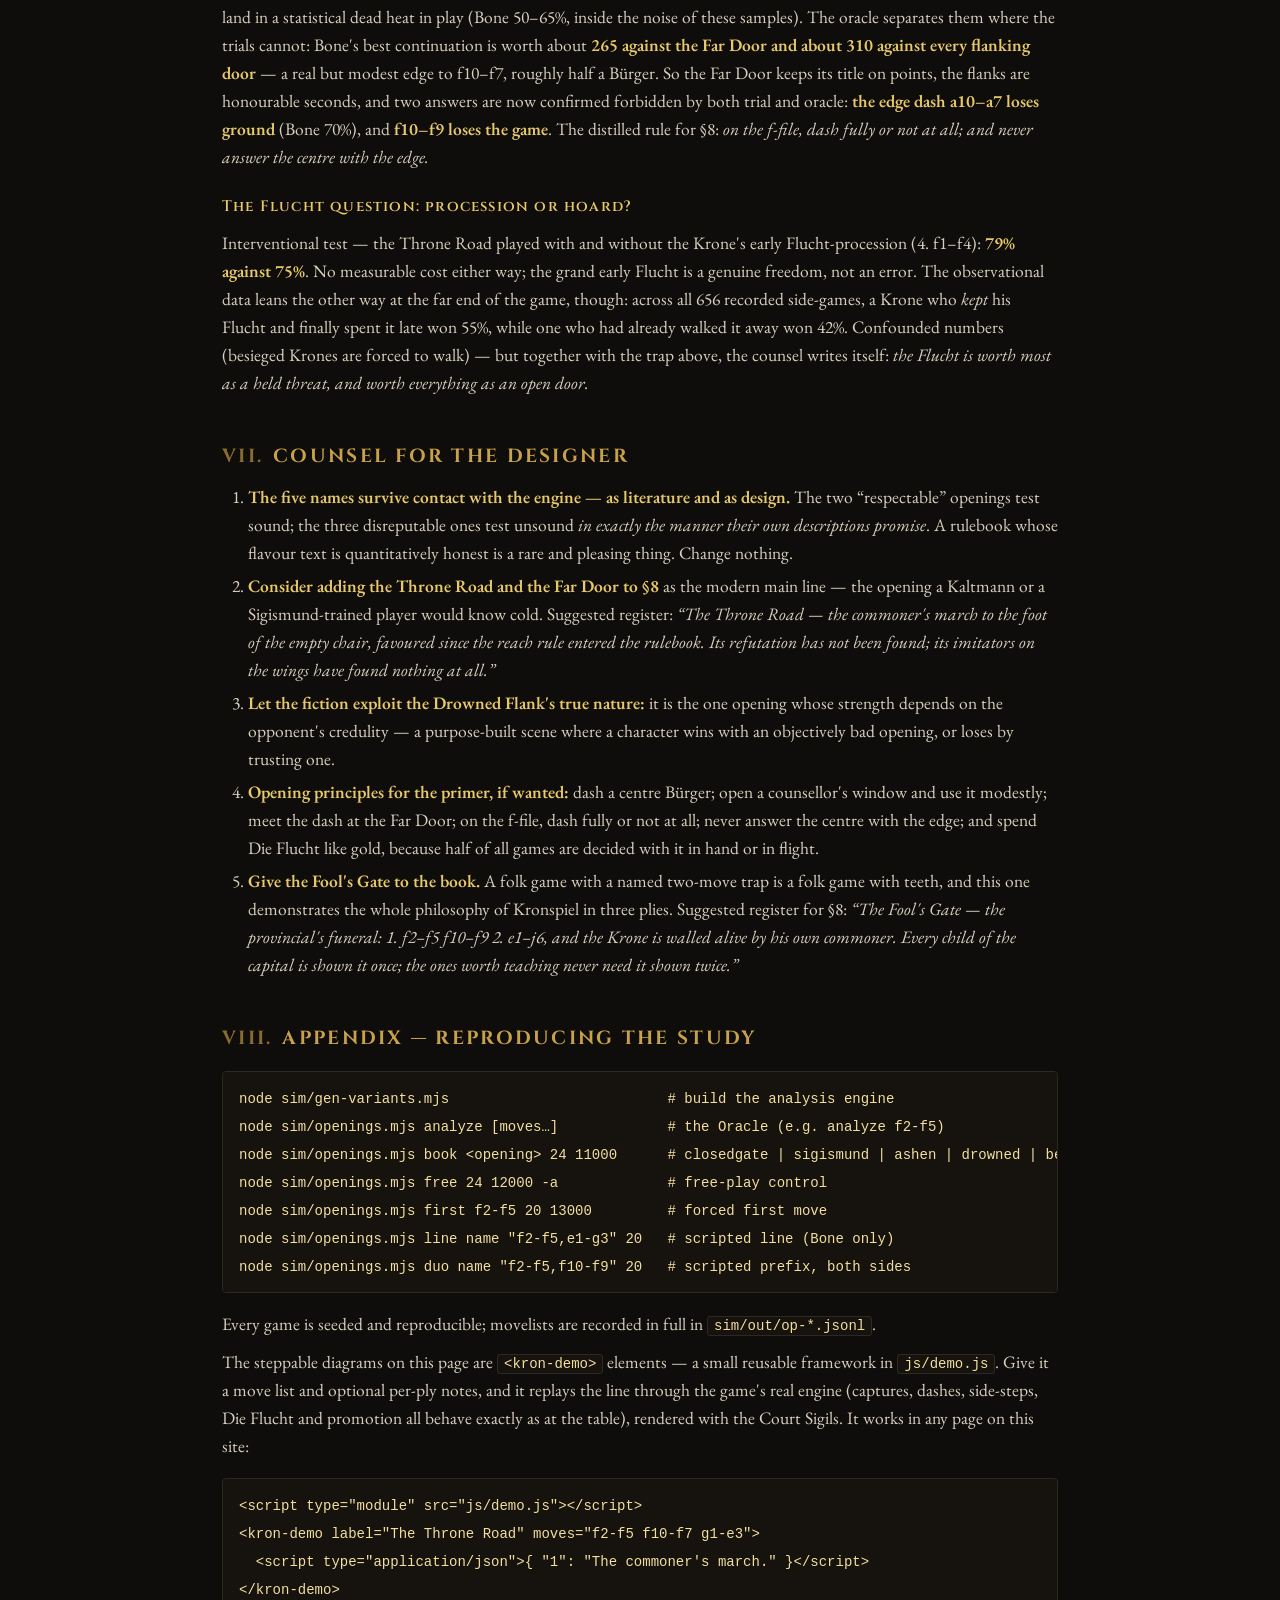
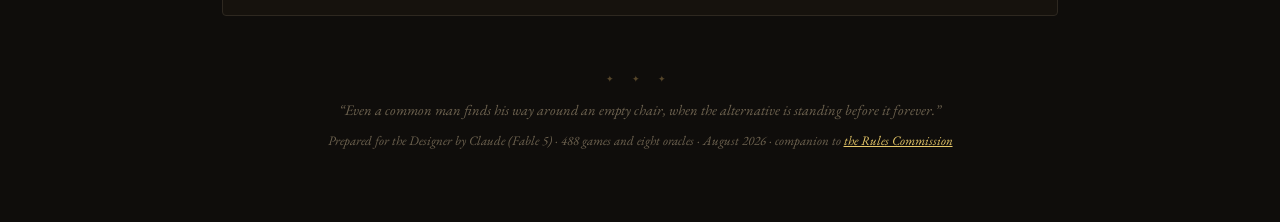
<file: sim_openings.html>
<!DOCTYPE html>
<html lang="en">
<head>
<meta charset="UTF-8">
<meta name="viewport" content="width=device-width, initial-scale=1.0">
<title>Kronspiel — The Opening Book</title>
<meta name="description" content="A simulation study of Kronspiel's named openings — and the discovery of the Throne Road.">
<link rel="preconnect" href="https://fonts.googleapis.com">
<link rel="preconnect" href="https://fonts.gstatic.com" crossorigin>
<link href="https://fonts.googleapis.com/css2?family=Cinzel:wght@400;600;700&family=Cinzel+Decorative:wght@700&family=EB+Garamond:ital,wght@0,400;0,500;0,600;1,400&display=swap" rel="stylesheet">
<link rel="icon" href="data:image/svg+xml,<svg xmlns='http://www.w3.org/2000/svg' viewBox='0 0 100 100'><text y='0.9em' font-size='90'>♚</text></svg>">
<script type="module" src="js/demo.js"></script>
<style>
  :root {
    --bg: #0f0d0b; --bg-2: #16130f; --panel: #1c1813; --panel-edge: #2e2820;
    --ink: #d8cfbe; --ink-dim: #9a8f7c;
    --gold: #c8a24a; --gold-bright: #e8c96a; --gold-pale: #f2dfa0; --gold-deep: #7a5f28;
    --ember: #b8442f; --ember-soft: #d06a4a; --green: #6f9e5f;
  }
  * { box-sizing: border-box; }
  html, body {
    margin: 0; padding: 0;
    background:
      radial-gradient(1200px 700px at 50% -10%, #262015 0%, transparent 60%),
      radial-gradient(900px 600px at 90% 110%, #1c150d 0%, transparent 55%),
      var(--bg);
    color: var(--ink);
    font-family: "EB Garamond", Georgia, serif;
    font-size: 17.5px; line-height: 1.6;
  }
  body::after {
    content: ""; position: fixed; inset: 0; pointer-events: none; z-index: 5;
    background: radial-gradient(120% 90% at 50% 30%, transparent 60%, rgba(4,3,1,0.4) 100%);
  }
  .page { position: relative; z-index: 2; max-width: 880px; margin: 0 auto; padding: 40px 22px 60px; }
  header { text-align: center; margin-bottom: 8px; }
  h1 {
    font-family: "Cinzel Decorative", "Cinzel", serif;
    font-size: clamp(30px, 5.4vw, 46px); letter-spacing: 0.12em; margin: 0;
    background: linear-gradient(105deg, var(--gold-deep) 0%, var(--gold) 28%, var(--gold-pale) 50%, var(--gold) 72%, var(--gold-deep) 100%);
    -webkit-background-clip: text; background-clip: text; color: transparent;
    filter: drop-shadow(0 0 18px rgba(200,162,74,0.22));
  }
  .report-title {
    font-family: "Cinzel", serif; font-size: clamp(17px, 2.6vw, 22px);
    letter-spacing: 0.18em; text-transform: uppercase; color: var(--gold); margin: 14px 0 4px;
  }
  .tagline { font-style: italic; color: var(--ink-dim); margin: 2px 0 0; }
  .ornament { display: flex; align-items: center; gap: 14px; margin: 26px 0; }
  .ornament::before, .ornament::after { content: ""; flex: 1; height: 1px; background: linear-gradient(90deg, transparent, #8a6d2e); }
  .ornament::after { background: linear-gradient(90deg, #8a6d2e, transparent); }
  .ornament span { color: var(--gold); font-size: 13px; letter-spacing: 6px; }
  h2 { font-family: "Cinzel", serif; font-size: 19px; letter-spacing: 0.12em; text-transform: uppercase; color: var(--gold); margin: 44px 0 12px; }
  h2 .num { color: #8a6d2e; margin-right: 10px; }
  h3 { font-family: "Cinzel", serif; font-size: 15px; letter-spacing: 0.08em; color: var(--gold-bright); margin: 24px 0 6px; font-weight: 600; }
  p { margin: 10px 0; }
  strong { color: var(--gold-bright); font-weight: 600; }
  ul, ol { margin: 8px 0; padding-left: 26px; }
  li { margin: 5px 0; }
  .card {
    background: linear-gradient(180deg, var(--panel) 0%, var(--bg-2) 100%);
    border: 1px solid var(--panel-edge); border-radius: 4px;
    padding: 18px 22px; margin: 18px 0; position: relative;
    box-shadow: 0 10px 30px rgba(0,0,0,0.3);
  }
  .card::before { content: ""; position: absolute; top: 0; left: 16px; right: 16px; height: 1px; background: linear-gradient(90deg, transparent, rgba(200,162,74,0.55), transparent); }
  .card.verdict { border-color: #6a5a2f; }
  blockquote { margin: 12px 0; padding: 8px 18px; border-left: 2px solid var(--gold-deep); font-style: italic; color: var(--ink-dim); font-size: 16px; }
  table { width: 100%; border-collapse: collapse; margin: 14px 0; font-size: 15.5px; font-variant-numeric: tabular-nums; }
  th { font-family: "Cinzel", serif; font-size: 11.5px; letter-spacing: 0.08em; text-transform: uppercase; color: var(--ink-dim); font-weight: 600; text-align: left; padding: 8px 10px; border-bottom: 1px solid #3a3226; }
  td { padding: 7px 10px; border-bottom: 1px solid #241f17; vertical-align: top; }
  tr:nth-child(odd) td { background: rgba(255,244,214,0.02); }
  td.r, th.r { text-align: right; }
  .table-scroll { overflow-x: auto; }
  .vname { font-family: "Cinzel", serif; font-size: 13.5px; letter-spacing: 0.04em; color: var(--gold-bright); white-space: nowrap; }
  .good { color: var(--green); } .bad { color: var(--ember-soft); } .meh { color: var(--ink-dim); }
  .bar { display: flex; align-items: center; gap: 8px; min-width: 120px; }
  .bar .track { flex: 1; height: 9px; background: #241f17; border-radius: 5px; overflow: hidden; position: relative; }
  .bar .fill { height: 100%; background: linear-gradient(90deg, var(--gold-deep), var(--gold-bright)); border-radius: 5px; }
  .bar .mark { position: absolute; top: -2px; bottom: -2px; width: 2px; background: rgba(216,207,190,0.5); }
  .bar .val { font-size: 13.5px; color: var(--ink-dim); width: 36px; text-align: right; }
  .verdict-tag { display: inline-block; font-family: "Cinzel", serif; font-size: 11px; letter-spacing: 0.1em; text-transform: uppercase; border-radius: 3px; padding: 2px 10px; margin-left: 10px; vertical-align: 2px; }
  .tag-sound { border: 1px solid #4c6b40; color: var(--green); }
  .tag-lore  { border: 1px solid #6a5a2f; color: var(--gold-bright); }
  .tag-cost  { border: 1px solid #7e352a; color: var(--ember-soft); }
  .caveat { font-size: 15px; color: var(--ink-dim); font-style: italic; }
  code, .mono { font-family: ui-monospace, "Cascadia Code", Menlo, monospace; font-size: 14px; background: #16120d; border: 1px solid #2e2820; border-radius: 3px; padding: 1px 6px; color: var(--gold-pale); }
  pre { background: #16120d; border: 1px solid #2e2820; border-radius: 4px; padding: 12px 16px; overflow-x: auto; }
  pre code { border: none; padding: 0; background: none; }
  footer { text-align: center; margin-top: 56px; color: #6e6350; font-style: italic; font-size: 14.5px; }
  footer::before { content: "✦ ✦ ✦"; display: block; font-style: normal; font-size: 9px; letter-spacing: 8px; color: #56462a; margin-bottom: 12px; }
  footer .attribution { font-size: 13px; }
  a { color: var(--gold-bright); }
</style>
</head>
<body>
<div class="page">

<header>
  <h1>Kronspiel</h1>
  <div class="report-title">The Opening Book</div>
  <p class="tagline">Being a trial of the five named openings of §8 — and the discovery of the Throne Road.</p>
</header>

<div class="ornament"><span>✦ ✦ ✦</span></div>

<h2><span class="num">I.</span>The Question</h2>
<p>The rulebook names five openings, written for <em>Den of Snakes</em> before any engine had ever played the game. The Designer asks: are they good, or period-appropriate folly? What does Kronspiel actually <em>look like</em> in its first moves? And are there other openings worth a name?</p>

<h2><span class="num">II.</span>The Method</h2>
<p>Three instruments, all built on the game's own engine:</p>
<ul>
  <li><strong>The Oracle</strong> — a 90-second deep search scoring every legal move from a position. Scores are in hundredths of a Bürger; +100 is roughly a pawn to the good.</li>
  <li><strong>Book trials</strong> — 24 games per named opening in which the Bone Court is forced to play the scripted line (as long as it stays legal) against a free-thinking opponent, compared with a 48-game free-play control in which Bone won 48%.</li>
  <li><strong>Field mining and confirmation</strong> — the control games' movelists mined for what strong play actually chooses, then the leading candidate first moves re-tested at 20 forced games apiece.</li>
</ul>
<p class="caveat">Caveats: 20–24 games resolves the big differences, not the small ones — treat anything within ±10 points of the control as level. And engines are immune to theatre: an opening whose value lives in deceiving a person will test worse here than it plays at a real table. That cuts exactly where you will suspect it cuts.</p>

<h2><span class="num">III.</span>What the Opening Is, in Kronspiel</h2>
<div class="card">
  <p style="margin-top:0">The Oracle's verdict on the starting position is a study in flatness: 39 legal first moves and barely half a Bürger between the best of them and the worst. This is the rulebook's own §6 made measurable — with every Krone walled in by his own full court, <em>no early attack can touch what matters</em>. Isolation is a mid-game reckoning, and the opening is therefore about position, not tactics.</p>
  <p style="margin-bottom:0">So Kronspiel has <strong>opening principles, not opening theory</strong>. The study's sharpest demonstration: taking the strongest first move and then forcing even the Oracle's own preferred <em>second</em> move cost the entire measured advantage (70% → 50%). Scripts die on contact; principles survive. For a game invented for a book about courts and spies, that is a very on-theme property: the memorised line is worth less than the judgment behind it.</p>
</div>

<h2><span class="num">IV.</span>The Five Named Openings, on Trial</h2>
<p>Bone plays each line by the book against a free opponent; the free-play control is 48%. “Eval after book” is the Oracle's material-and-position judgment once the last scripted move is played. Each opening below carries a steppable diagram taken from a live game of the study — use <span class="mono">‹ ›</span> (or the arrow keys) to walk the line.</p>

<div class="table-scroll">
<table>
  <tr><th>Opening</th><th>Bone wins</th><th class="r">Eval after book</th><th class="r">Median game</th><th>Line survived?</th></tr>
  <tr><td class="vname">The Closed Gate</td>
    <td><div class="bar"><div class="track"><div class="fill" style="width:54%"></div><div class="mark" style="left:48%"></div></div><span class="val">54%</span></div></td>
    <td class="r meh">−87</td><td class="r">64 mv</td><td>All 5 moves, every game</td></tr>
  <tr><td class="vname">The Ashen Approach</td>
    <td><div class="bar"><div class="track"><div class="fill" style="width:50%"></div><div class="mark" style="left:48%"></div></div><span class="val">50%</span></div></td>
    <td class="r good">+9</td><td class="r">45 mv</td><td>All 5 moves, every game</td></tr>
  <tr><td class="vname">The Sigismund Gambit</td>
    <td><div class="bar"><div class="track"><div class="fill" style="width:33%"></div><div class="mark" style="left:48%"></div></div><span class="val">33%</span></div></td>
    <td class="r bad">−190</td><td class="r">53 mv</td><td>All 3 moves, every game</td></tr>
  <tr><td class="vname">The Drowned Flank</td>
    <td><div class="bar"><div class="track"><div class="fill" style="width:25%"></div><div class="mark" style="left:48%"></div></div><span class="val">25%</span></div></td>
    <td class="r bad">−222</td><td class="r">42 mv</td><td>All 5 moves, every game</td></tr>
  <tr><td class="vname">The Beggar's Gate</td>
    <td><div class="bar"><div class="track"><div class="fill" style="width:33%"></div><div class="mark" style="left:48%"></div></div><span class="val">33%</span></div></td>
    <td class="r bad">−250</td><td class="r">59 mv</td><td>Broke by move 3–4 in most games</td></tr>
</table>
</div>
<p class="caveat">The pale tick on each bar marks the 48% free-play control.</p>

<h3>The Ashen Approach <span class="verdict-tag tag-sound">Sound</span></h3>
<p>Dead level after the book (+9) and dead level in results. The lore says it “wins more often than courtiers like to admit,” and the engine agrees it concedes nothing at all — the only named opening that finishes its script at material and positional par. Tedious to watch, impossible to punish. The Ecclesia would be pleased.</p>
<kron-demo label="The Ashen Approach" moves="f2-f3 e10-e9 e2-e3 d11-k4 g2-g3 g10-g7 e1-e2 k10-k9 g1-g2 i11-j9 g2-k6 e11-d11 f1-g2 k4-e10">
  <script type="application/json">{
    "0": "A live game, and a parable: watch what the Approach does to an impatient raider. (Bone won in 9 moves.)",
    "1": "1. f2–f3 — one square. The Approach concedes nothing, including tempo it doesn't need.",
    "4": "Ash's Prälat sorties all the way to k4 — exactly the overextension this opening is content to sit and watch.",
    "7": "4. e1–e2 — a counsellor advances a single square. Patience, weaponised.",
    "9": "5. g1–g2 — the book complete: nothing risked, nothing owed, and a raider stranded far from home.",
    "11": "The waiting ends — the Kanzler takes the long diagonal the raider left open behind him.",
    "13": "The Krone tidies quietly into his counsel's vacated post. Ash's scattered court was isolated two moves later."
  }</script>
</kron-demo>

<h3>The Closed Gate <span class="verdict-tag tag-sound">Sound</span></h3>
<p>The orthodox choice performs exactly as orthodoxy should: slightly passive by the Oracle's count (−87, the cost of spending five tempi on fortification), but the best win rate of the five in practice. A fine default, and a safe thing for a character to play when they wish to reveal nothing — which is, of course, its stated purpose.</p>
<kron-demo label="The Closed Gate" moves="g2-g3 f10-f8 e2-e3 e11-i7 c1-e2 d10-d8 i1-g2 e10-e7 f2-f3 j10-j7 e2-f4 i7-j8 g2-i3 j11-j9">
  <script type="application/json">{
    "0": "From a live engine game — Bone isolated Ash in 21 moves.",
    "1": "1. g2–g3 — the first gate: a modest step, revealing nothing.",
    "3": "2. e2–e3 — the second. No line opens; the court keeps its counsel.",
    "5": "3. c1–e2 — the first Gesandter takes the post the pawn vacated.",
    "7": "4. i1–g2 — its twin mirrors it. Four moves, and Bone has committed to nothing at all.",
    "9": "5. f2–f3 — the book complete: a wall of pawns, both leapers posted, every window still shut.",
    "11": "Out of book, the fortress unfolds — the Gesandter vaults to a centre it never had to fight for."
  }</script>
</kron-demo>

<h3>The Sigismund Gambit <span class="verdict-tag tag-lore">True to its lore</span></h3>
<p>Down nearly two Bürger of value by the end of its own script, winning a third of its games. The rulebook calls it “blunt, costly, and prone to failure against anyone patient enough to let it exhaust itself” — the engine's numbers are that sentence, translated. This is not a flaw in the design; it is characterisation. A soldier's opening should lose to a spymaster.</p>
<kron-demo label="The Sigismund Gambit" moves="b2-b5 e10-e8 b1-b4 i10-i8 b4-f4 d11-h7 h2-h4 g10-g8 g1-i3 h11-j9 i3-i7 f10-f8 i7-f10">
  <script type="application/json">{
    "0": "An entire miniature — the Gambit at full gallop, seven moves, from a live game.",
    "1": "1. b2–b5 — the Bürger's triple-dash clears the Marschall's road in a single stroke.",
    "3": "2. b1–b4 — the Marschall commits, early and loudly. Central safety traded for tempo, exactly as advertised.",
    "5": "3. b4–f4 — the soldier plants his standard before the throne. This is the Gambit's entire argument.",
    "9": "5. g1–i3 — out of book, a Kanzler joins the charge.",
    "13": { "note": "7. i7×f10 — the counsellor lands at the palace door, and the Ash Krone, every neighbour shut, is isolated. Blunt worked — this time. Against a patient defender, §8's warning collects its debt.",
            "doors": "ash" }
  }</script>
</kron-demo>

<h3>The Drowned Flank <span class="verdict-tag tag-cost">Costly — needs a believer</span></h3>
<p>The worst tested result (25%), and the most instructive failure. The Drowned Flank is a <em>feint</em>, and a feint's value lives entirely in the opponent's belief. An engine does not believe anything; it counts. Against a calculator the wing demonstration is simply five tempi and a loose Marschall. At a human table, against a player who commits their defence to the wrong wing, none of this arithmetic applies — which is precisely why “people who have lost to it” resent it. Keep the lore; just know the trick has a floor.</p>
<kron-demo label="The Drowned Flank" moves="j2-j4 g10-g8 i1-j3 j11-k11 i2-i3 i10-i9 b2-b4 h10-h9 b1-b3 h11-a4 e2-e5 j10-j7 g2-g3 f11-g10">
  <script type="application/json">{
    "0": "The bargeman's trick, live: count which wing the pieces face, then count where the game is won. (Bone in 15.)",
    "1": "1. j2–j4 — the demonstration opens in the east.",
    "3": "2. i1–j3 — the Gesandter makes the eastern story convincing…",
    "5": "3. i2–i3 — …three moves of theatre now.",
    "7": "4. b2–b4 — and the true weight lands in the west.",
    "9": "5. b1–b3 — book complete: the western Marschall rises behind a feint the defender has already answered.",
    "11": "Out of book, the centre breaks open — the feint's real dividend was never on either wing."
  }</script>
</kron-demo>

<h3>The Beggar's Gate <span class="verdict-tag tag-cost">A true gambit</span></h3>
<p>Genuinely a sacrifice (−250 after book), and the only line the opponent can physically interrupt — in most games the script broke by move 3, the free defender declining to cooperate with the pawn offers. It wins a third of its games anyway, and its games run long: the compensation is real but slow, exactly as §8 describes — the pattern pays off only “by the time it is recognised.” Unsound against precise defence, dangerous against everyone else. That is what a beggar's weapon should be.</p>
<kron-demo label="The Beggar's Gate" moves="a2-a4 f10-f8 k2-k4 e11-j6 a4-a5 i11-h9 k4-k5 j6-k6 h2-h3 k6-g6 e2-e5 g6-j9 f2-f3 e10-e8">
  <script type="application/json">{
    "0": "Pawns offered at the world's edges, “seemingly at random.” In this live game Ash declines the gift — and loses anyway. (Bone in 27.)",
    "1": "1. a2–a4 — the first alm, offered in the west.",
    "3": "2. k2–k4 — the second, in the east. Ash's Kanzler comes hunting at once.",
    "5": "3. a4–a5 — pressed further. Taking it would open the western Wing diagonal two moves early…",
    "7": "4. k4–k5 — …the same bargain in the east. The beggar insists.",
    "10": "Ash's Kanzler prowls the offered wing but never commits the capture — a gift refused is still a gift: every move spent circling it is a move not spent at court.",
    "13": "Bone, both edges pressed and nothing actually lost, quietly opens the centre it was paid to open."
  }</script>
</kron-demo>

<h2><span class="num">V.</span>The Discoveries</h2>

<div class="card verdict">
  <h3 style="margin-top:0">The Throne Road — 1. f2–f5 <span class="verdict-tag tag-sound">The strongest tested move</span></h3>
  <p>The new Bürger triple-dash, played up the one file on the board that runs into the Aschenstuhl. It was the Oracle's top-rated first move, and in forced trials it scored <strong>70% (14–6)</strong> with the fastest games of the whole study — a median of 27 moves against 45 for free play. The engine repeatedly found it, and no other first move beat the control by more than noise.</p>
  <p>Why this square? Three reasons, in order of subtlety:</p>
  <ol>
    <li>The Bürger arrives at the foot of the empty throne, one step from the side-step squares e6 and g6 — the only diagonal walk in the game.</li>
    <li><strong>f2 is the one square whose vacancy opens a diagonal for both Kanzler at once.</strong> The Oracle's preferred follow-up is immediate: a Kanzler out through the window to e3 or g3. One commoner's march, and both counsellors see daylight.</li>
    <li>It concedes nothing: the pawn on f5 is hard to profitably attack, and the Aschenstuhl shields the file beyond it.</li>
  </ol>
  <p>Two warnings from the same analysis: taking the side-step at once (f5–e6 before developing) rates poorly — the Road is a development plan, not a pawn raid — and deep Kanzler sorties into enemy territory score <em>negative</em>. The window is for looking through, not leaping through.</p>
  <kron-demo label="The Throne Road · the Far Door" moves="f2-f5 f10-f7 g1-e3 f11-f9 e1-g3 d10-d7 f1-f4 e10-e7 f4-f3 e11-e8 e3-h6 g10-g7 b2-b5 e8-a8">
    <script type="application/json">{
      "0": "The modern main line, from a live game of the study. (Bone isolated Ash in 28 moves.)",
      "1": { "note": "1. f2–f5 — the commoner's march: three squares to the foot of the empty throne, and f2 — the one square both Kanzler see through — stands open behind him.",
             "arrows": ["e1-j6", "g1-b6"] },
      "2": "1… f10–f7 — the Far Door: Ash claims the other side of the Aschenstuhl. Two commoners now stare at each other across the empty chair.",
      "3": "2. g1–e3 — the first counsellor steps to the window…",
      "5": "3. e1–g3 — …then the second. Both Kanzler developed by move three; no other first move allows it.",
      "7": "4. f1–f4 — Die Flucht, spent not in flight but in procession: the Krone takes the Road behind his commoner. Half of all games spend the Flucht — rarely this grandly.",
      "11": "6. e3–h6 — the window is for looking through, not leaping through: one measured step, never a sortie.",
      "14": "Ash's court is already stretched thin across its own back rank; the siege that followed was built from these first seven moves."
    }</script>
  </kron-demo>
</div>

<h3>The Far Door — the universal reply f10–f7</h3>
<p>Against the Throne Road (and nearly everything else), the defence the search converges on is the mirror dash: Ash's f-Bürger to f7, claiming the far side of the throne before the Road's pilgrim can round it. The two central Bürger then stare at each other across the Aschenstuhl — a genuinely distinctive opening picture that no other board game quite produces. Worth naming, because every strong game of Kronspiel will pass through it. And the <em>full</em> dash is load-bearing, as the demonstration below shows — the same crossing Kanzler that wins the Fool's Gate (§VI) arrives, looks at the door, and finds the Krone's escape road open behind it.</p>
<kron-demo label="The Far Door Holds" moves="f2-f5 f10-f7 e1-j6">
  <script type="application/json">{
    "0": "Why the Far Door lives where the half-step dies — the same crossing Kanzler, demonstrated.",
    "1": "1. f2–f5 — the Road.",
    "2": { "note": "1… f10–f7 — the full dash. Note what it leaves behind: f9 and f8, empty. That emptiness is the entire defence.",
           "marks": ["f9", "f8"] },
    "3": { "note": "2. e1–j6 — the Fool's Gate look, thrown at the correct dash. f10 is threatened and the touch is real — but the unspent Flucht sees two open doors at f9 and f8, and nothing happens. The trap needs the half-step to work.",
           "doors": "ash", "arrows": ["j6-f10"] }
  }</script>
</kron-demo>

<h3>The lesser roads</h3>
<ul>
  <li><strong>e2–e5 and g2–g5</strong> — the flanking dashes, each opening one Prälat's window instead of the double Kanzler window. Tested level with the control (55% and 40%, pooled ≈ par). Honest, slightly quieter siblings of the Road.</li>
  <li><strong>The wing dashes j2–j5, k2–k4</strong> — the Oracle rates them nearly equal to the Road at the root, but in play they earned exactly nothing (50%). The tempo arrives on a wing where no siege will ever be laid.</li>
  <li><strong>A trap worth recording:</strong> after 1. f2–f5, the Oracle scores Ash's mirror <em>wing</em> dashes (a10–a7, k10–k7) as outright blunders — some 1½ Bürger worse than the Far Door. The one early mistake the opening allows is answering the centre with the edge.</li>
</ul>
<kron-demo label="A Lesser Road — the Prälat's Window" moves="e2-e5 f10-f8 d1-g4 e11-i7 e1-e3 g11-a5 f2-f3 k10-k9">
  <script type="application/json">{
    "0": "A lesser road, from a live game of the study: the e-file dash opens the Prälat's window instead. (Bone won in 13.)",
    "1": "1. e2–e5 — the flanking dash: one window opened, not two.",
    "3": "2. d1–g4 — the Prälat steps through it at once. This is the whole idea of the lesser roads.",
    "5": "3. e1–e3 — a Kanzler follows up the file the dash cleared.",
    "6": "Ash's counsellors sortie early to i7 and a5 — a habit of engines at this depth. The Oracle scowls at both; the punishment arrived by move 13."
  }</script>
</kron-demo>

<h3>Die Flucht is half the game</h3>
<p>In the free-play control, <strong>a Krone spent Die Flucht in 24 of 48 games</strong>. The once-per-game escape is not a curiosity; it is a live resource in every second game, and its mere availability shapes the opening — every early Krone move permanently spends it. A finding worth a sentence in §7: good players treat the unspent Flucht as a piece in hand.</p>

<h2><span class="num">VI.</span>The Second Expedition</h2>
<p>Two follow-up hunts, 160 further games and five further oracle positions: does the Far Door have a rival, and is the early Flucht a plan or a sin? The first hunt found something better than a rival.</p>

<div class="card verdict">
  <h3 style="margin-top:0">The Fool's Gate — a forced win in two moves <span class="verdict-tag tag-cost">A trap, verified</span></h3>
  <p><strong>1. f2–f5&nbsp;&nbsp;f10–f9??&nbsp;&nbsp;2. e1–j6</strong> — and the Ash Krone is isolated on move two. The engine confirms it cold: every neighbour of f11 is his own court, the one empty door is f10, and the Kanzler on j6 stares at that door from clear across the board, down the diagonal the first move opened. The mirror 2. g1–b6 works identically.</p>
  <p>The mechanism is the beautiful part. The losing move looks natural — it steps toward the centre, it was the <em>most popular</em> reply among shallow engines (and killed seven of them in twenty games), and even a 90-second oracle one ply earlier rated it level with the best. Its sin is invisible to material counting: <strong>the half-step pawn stands on his own Krone's Flucht corridor.</strong> Dash fully to f7 and f9 stays empty — the Krone's untouched Flucht counts as an open door, and the trap evaporates. Stop one square short, and your own commoner has bolted the king's road behind him.</p>
  <p style="margin-bottom:6px">Every folk game earns its cautionary miniature — this is Kronspiel's, and it teaches the game's two deepest lessons in a single stroke: your own court is the wall that kills you, and the unspent Flucht is a piece in hand.</p>
  <kron-demo label="The Fool's Gate" moves="f2-f5 f10-f9 e1-j6">
    <script type="application/json">{
      "0": "The shortest possible game of Kronspiel — verified as forced by the engine.",
      "1": { "note": "1. f2–f5 — the Throne Road, opening both Kanzler diagonals through f2.",
             "arrows": ["e1-j6", "g1-b6"] },
      "2": { "note": "1… f10–f9?? — one step, not three. It looks careful. It stands on the Krone's own Flucht road — f9 was his escape square.",
             "marks": ["f9"] },
      "3": { "note": "2. e1–j6 — the Kanzler crosses the whole board and looks once at f10: the only empty door, now an enemy's. Every other neighbour is the Krone's own court. Isolated, move two. (2. g1–b6 mirrors it.)",
             "doors": "ash", "arrows": ["j6-f10"] }
    }</script>
  </kron-demo>
</div>

<h3>The Far Door has no rival — only two forbidden answers</h3>
<p>Six forced Ash replies to the Throne Road, twenty games each: f10–f7 and the flanking doors e10–e7, g10–g7, e10–e8 all land in a statistical dead heat in play (Bone 50–65%, inside the noise of these samples). The oracle separates them where the trials cannot: Bone's best continuation is worth about <strong>265 against the Far Door and about 310 against every flanking door</strong> — a real but modest edge to f10–f7, roughly half a Bürger. So the Far Door keeps its title on points, the flanks are honourable seconds, and two answers are now confirmed forbidden by both trial and oracle: <strong>the edge dash a10–a7 loses ground</strong> (Bone 70%), and <strong>f10–f9 loses the game</strong>. The distilled rule for §8: <em>on the f-file, dash fully or not at all; and never answer the centre with the edge.</em></p>

<h3>The Flucht question: procession or hoard?</h3>
<p>Interventional test — the Throne Road played with and without the Krone's early Flucht-procession (4. f1–f4): <strong>79% against 75%</strong>. No measurable cost either way; the grand early Flucht is a genuine freedom, not an error. The observational data leans the other way at the far end of the game, though: across all 656 recorded side-games, a Krone who <em>kept</em> his Flucht and finally spent it late won 55%, while one who had already walked it away won 42%. Confounded numbers (besieged Krones are forced to walk) — but together with the trap above, the counsel writes itself: <em>the Flucht is worth most as a held threat, and worth everything as an open door.</em></p>

<h2><span class="num">VII.</span>Counsel for the Designer</h2>
<ol>
  <li><strong>The five names survive contact with the engine — as literature and as design.</strong> The two “respectable” openings test sound; the three disreputable ones test unsound <em>in exactly the manner their own descriptions promise</em>. A rulebook whose flavour text is quantitatively honest is a rare and pleasing thing. Change nothing.</li>
  <li><strong>Consider adding the Throne Road and the Far Door to §8</strong> as the modern main line — the opening a Kaltmann or a Sigismund-trained player would know cold. Suggested register: <em>“The Throne Road — the commoner's march to the foot of the empty chair, favoured since the reach rule entered the rulebook. Its refutation has not been found; its imitators on the wings have found nothing at all.”</em></li>
  <li><strong>Let the fiction exploit the Drowned Flank's true nature:</strong> it is the one opening whose strength depends on the opponent's credulity — a purpose-built scene where a character wins with an objectively bad opening, or loses by trusting one.</li>
  <li><strong>Opening principles for the primer, if wanted:</strong> dash a centre Bürger; open a counsellor's window and use it modestly; meet the dash at the Far Door; on the f-file, dash fully or not at all; never answer the centre with the edge; and spend Die Flucht like gold, because half of all games are decided with it in hand or in flight.</li>
  <li><strong>Give the Fool's Gate to the book.</strong> A folk game with a named two-move trap is a folk game with teeth, and this one demonstrates the whole philosophy of Kronspiel in three plies. Suggested register for §8: <em>“The Fool's Gate — the provincial's funeral: 1. f2–f5 f10–f9 2. e1–j6, and the Krone is walled alive by his own commoner. Every child of the capital is shown it once; the ones worth teaching never need it shown twice.”</em></li>
</ol>

<h2><span class="num">VIII.</span>Appendix — Reproducing the Study</h2>
<pre><code>node sim/gen-variants.mjs                          # build the analysis engine
node sim/openings.mjs analyze [moves…]             # the Oracle (e.g. analyze f2-f5)
node sim/openings.mjs book &lt;opening&gt; 24 11000      # closedgate | sigismund | ashen | drowned | beggars
node sim/openings.mjs free 24 12000 -a             # free-play control
node sim/openings.mjs first f2-f5 20 13000         # forced first move
node sim/openings.mjs line name "f2-f5,e1-g3" 20   # scripted line (Bone only)
node sim/openings.mjs duo name "f2-f5,f10-f9" 20   # scripted prefix, both sides</code></pre>
<p>Every game is seeded and reproducible; movelists are recorded in full in <code>sim/out/op-*.jsonl</code>.</p>
<p>The steppable diagrams on this page are <code>&lt;kron-demo&gt;</code> elements — a small reusable framework in <code>js/demo.js</code>. Give it a move list and optional per-ply notes, and it replays the line through the game's real engine (captures, dashes, side-steps, Die Flucht and promotion all behave exactly as at the table), rendered with the Court Sigils. It works in any page on this site:</p>
<pre><code>&lt;script type="module" src="js/demo.js"&gt;&lt;/script&gt;
&lt;kron-demo label="The Throne Road" moves="f2-f5 f10-f7 g1-e3"&gt;
  &lt;script type="application/json"&gt;{ "1": "The commoner's march." }&lt;/script&gt;
&lt;/kron-demo&gt;</code></pre>

<footer>
  <p>“Even a common man finds his way around an empty chair, when the alternative is standing before it forever.”</p>
  <p class="attribution">Prepared for the Designer by Claude (Fable 5) · 488 games and eight oracles · August 2026 · companion to <a href="sim_results.html">the Rules Commission</a></p>
</footer>

</div>
</body>
</html>
</file>
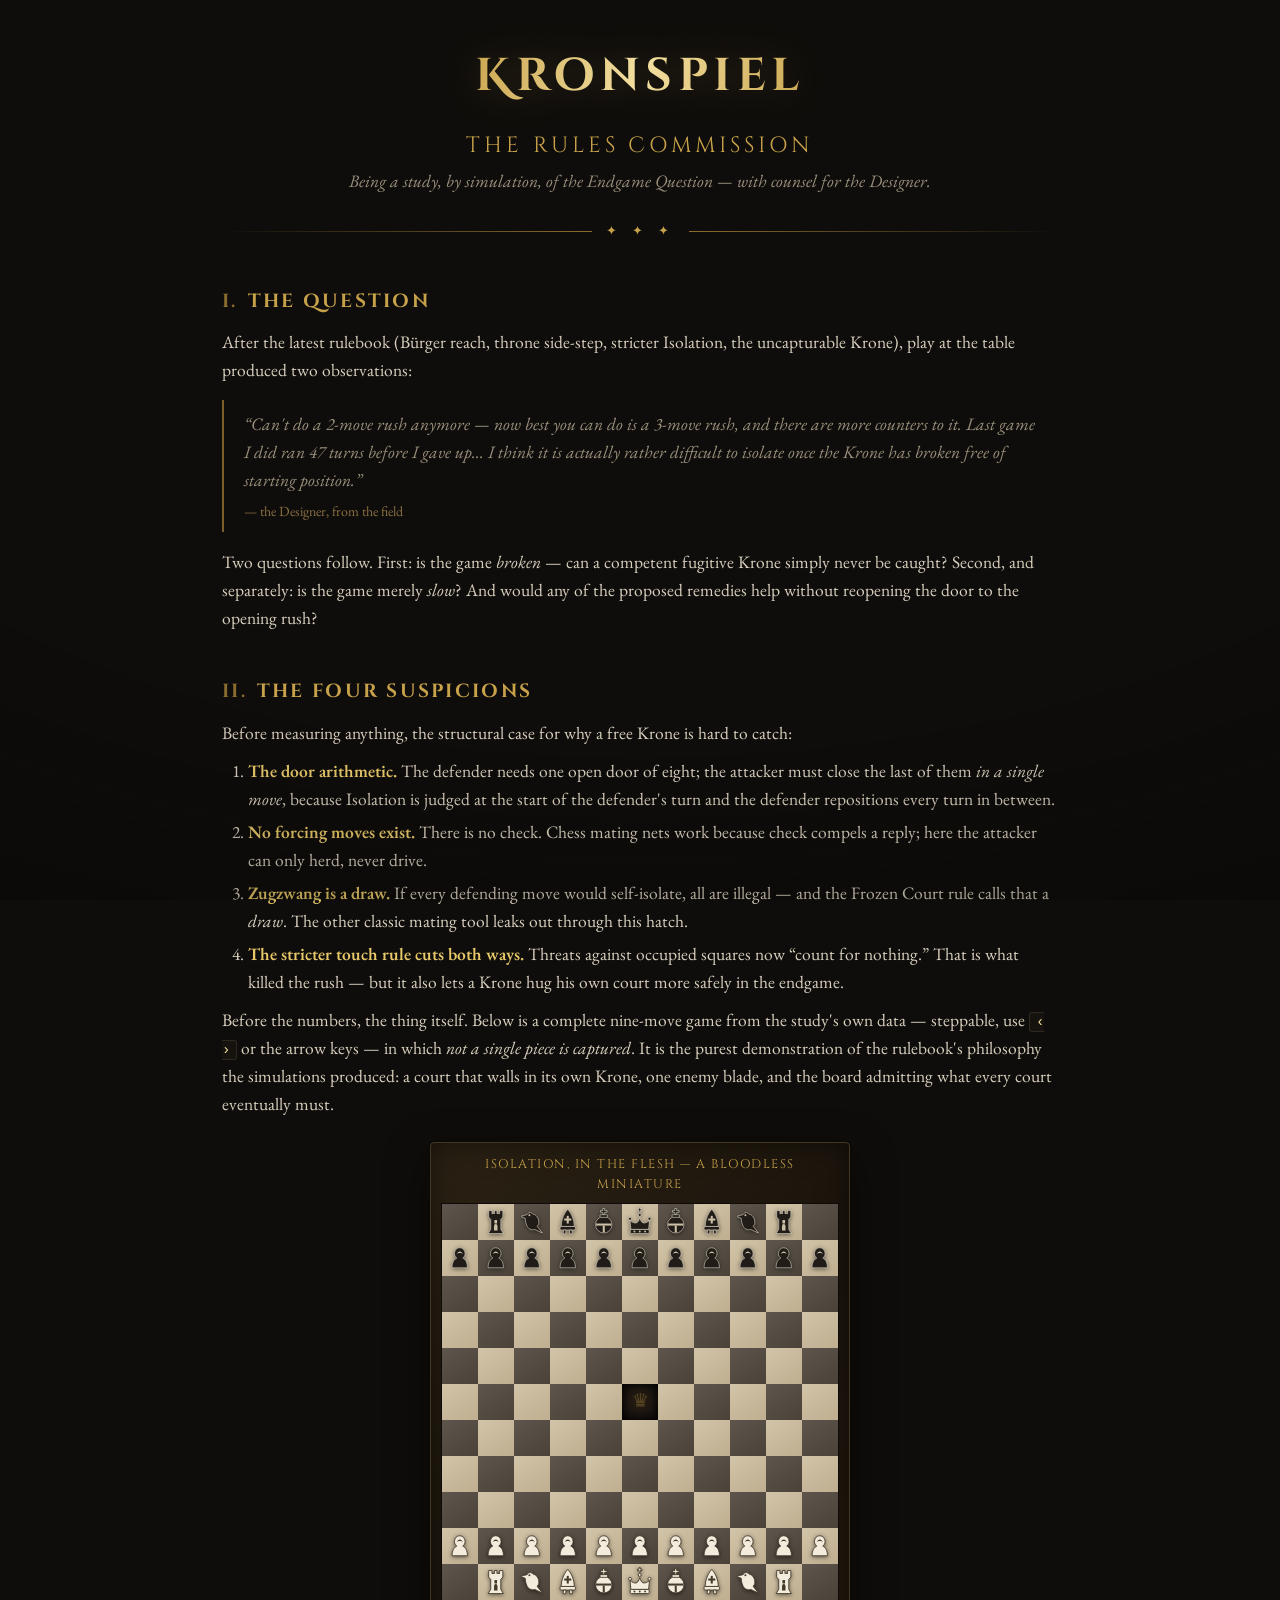
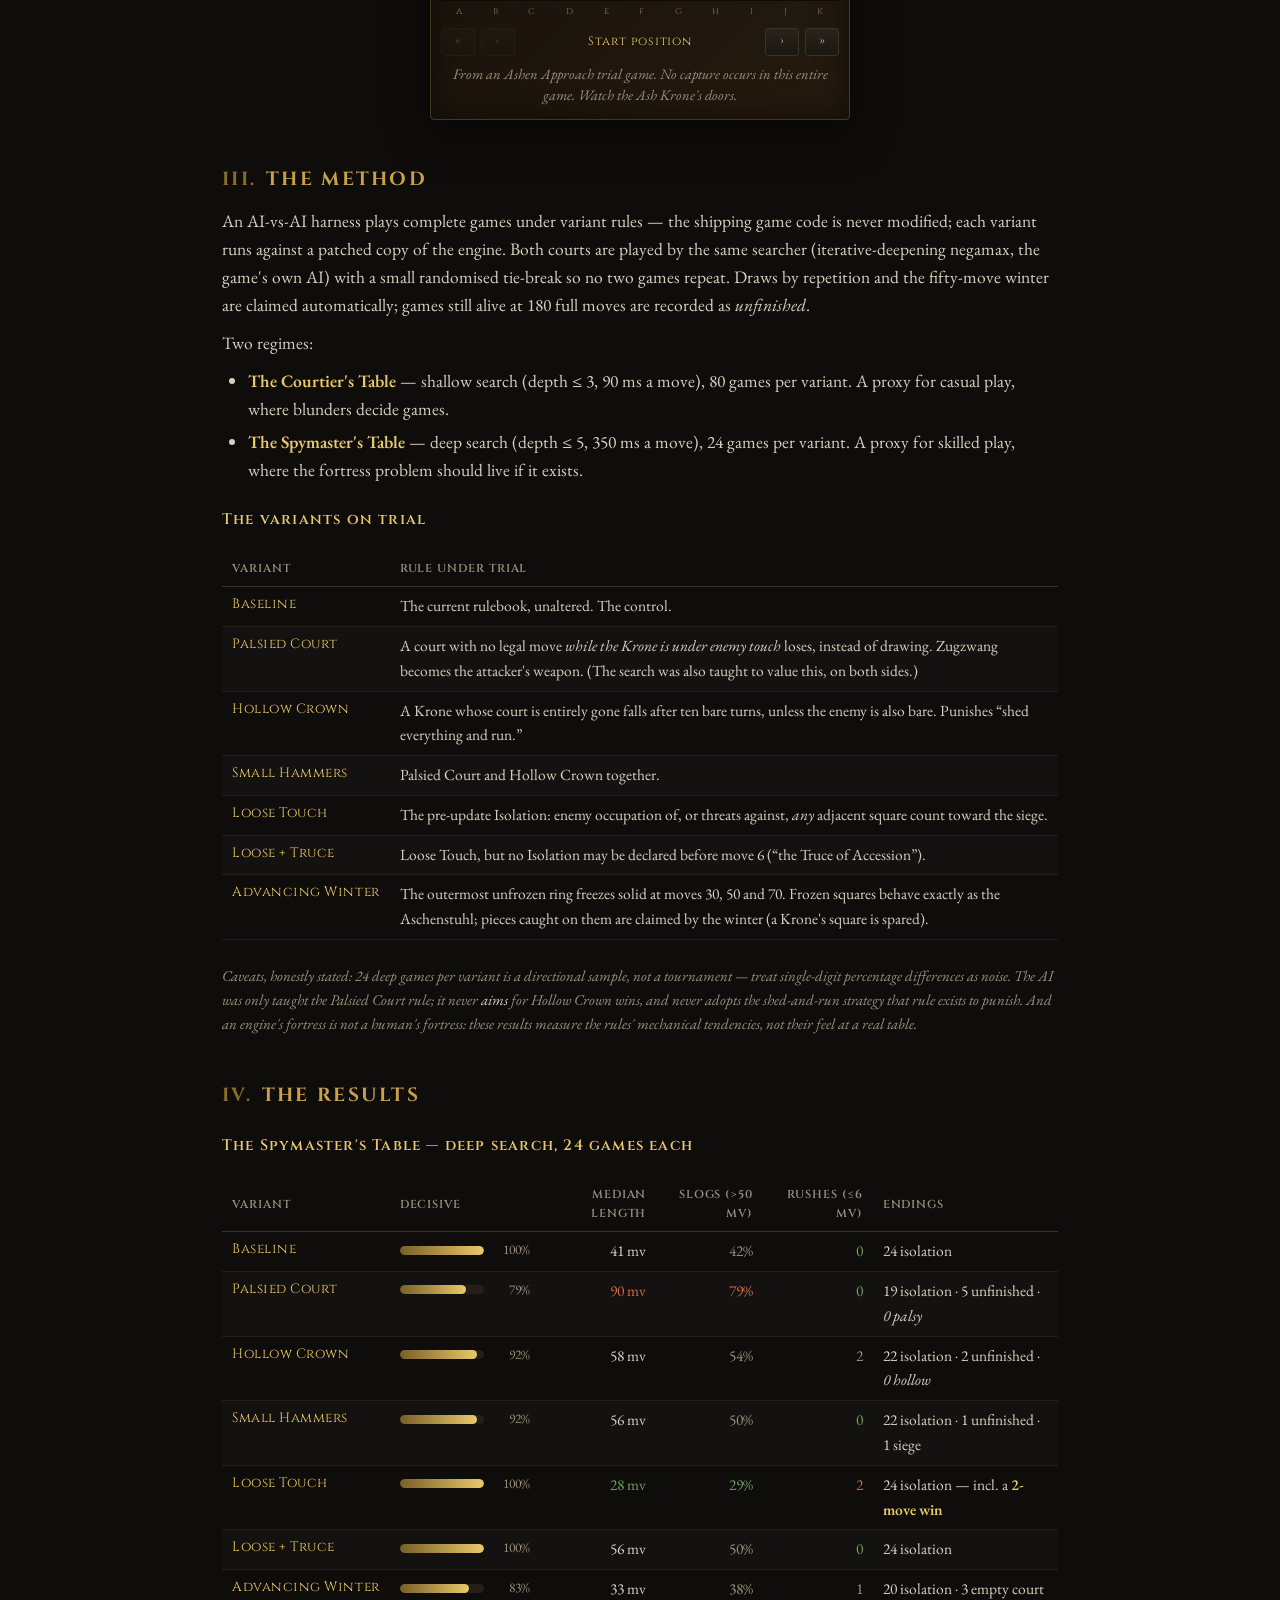
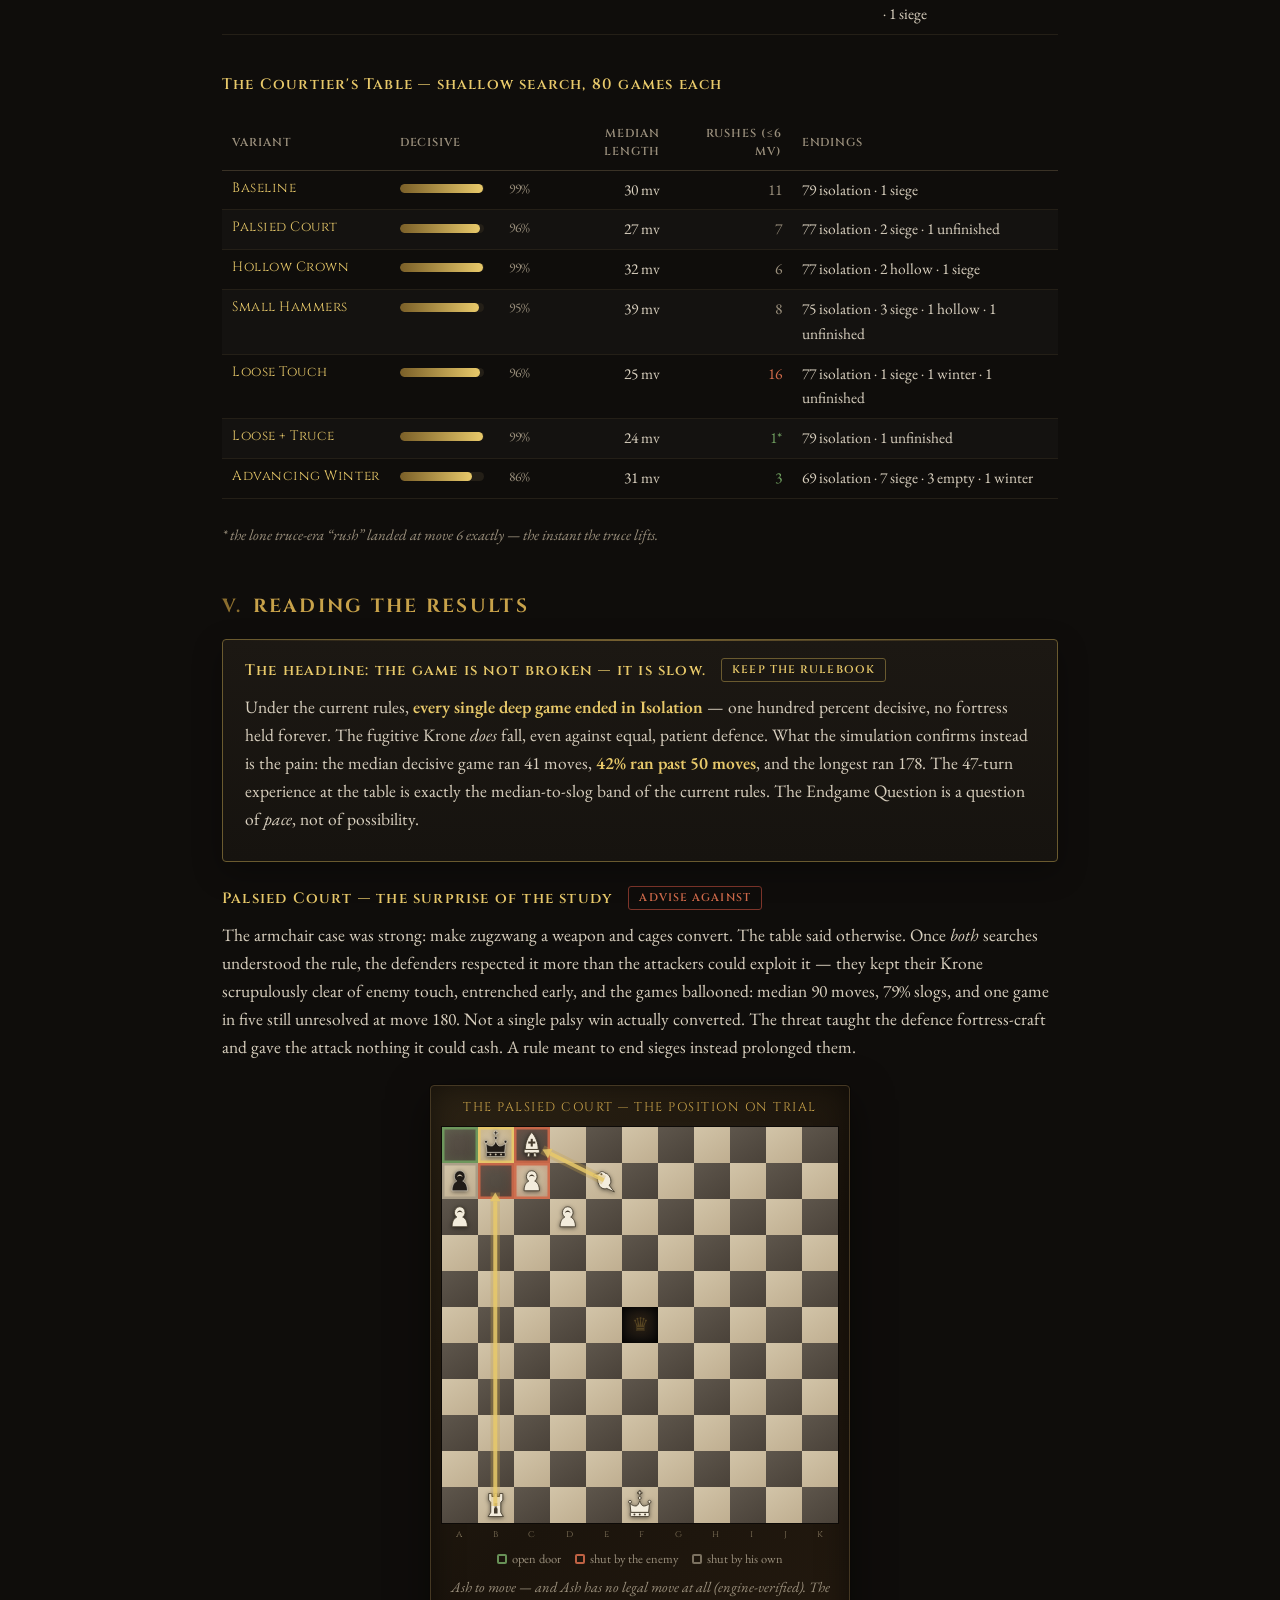
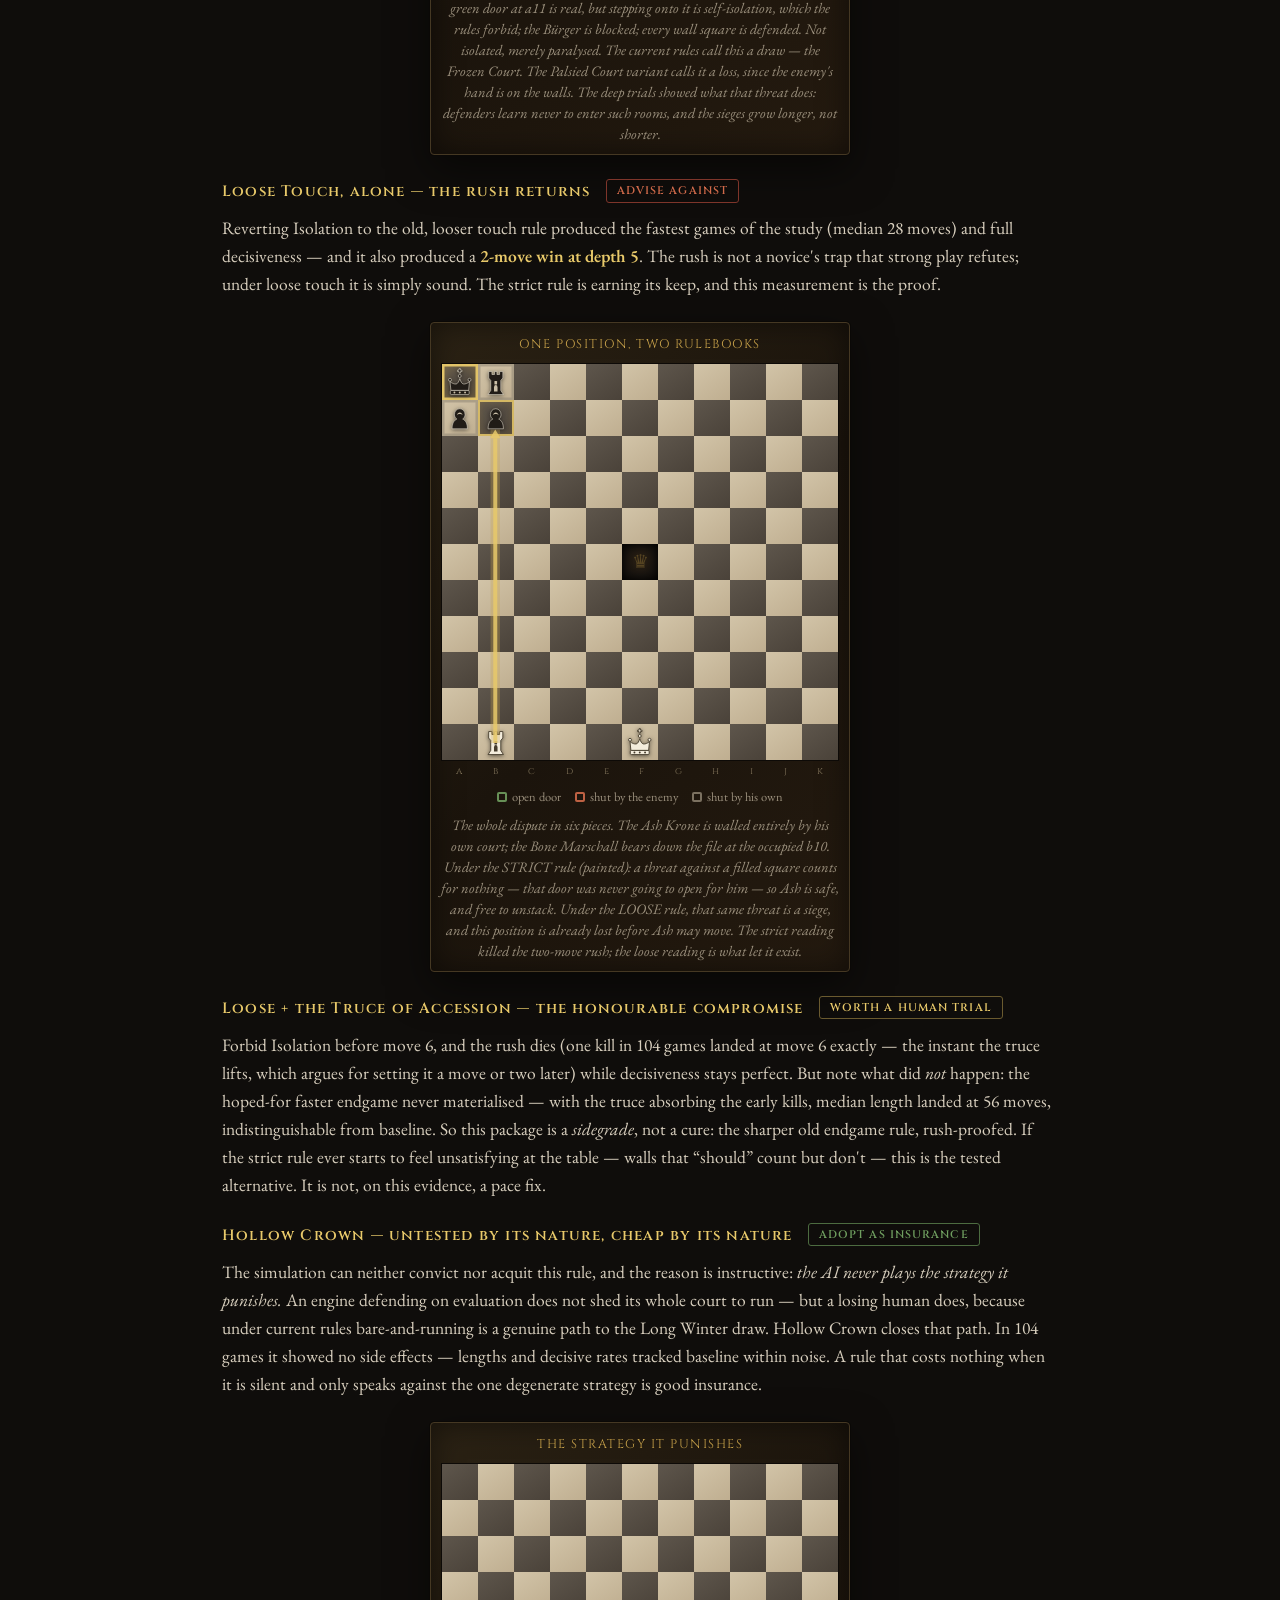
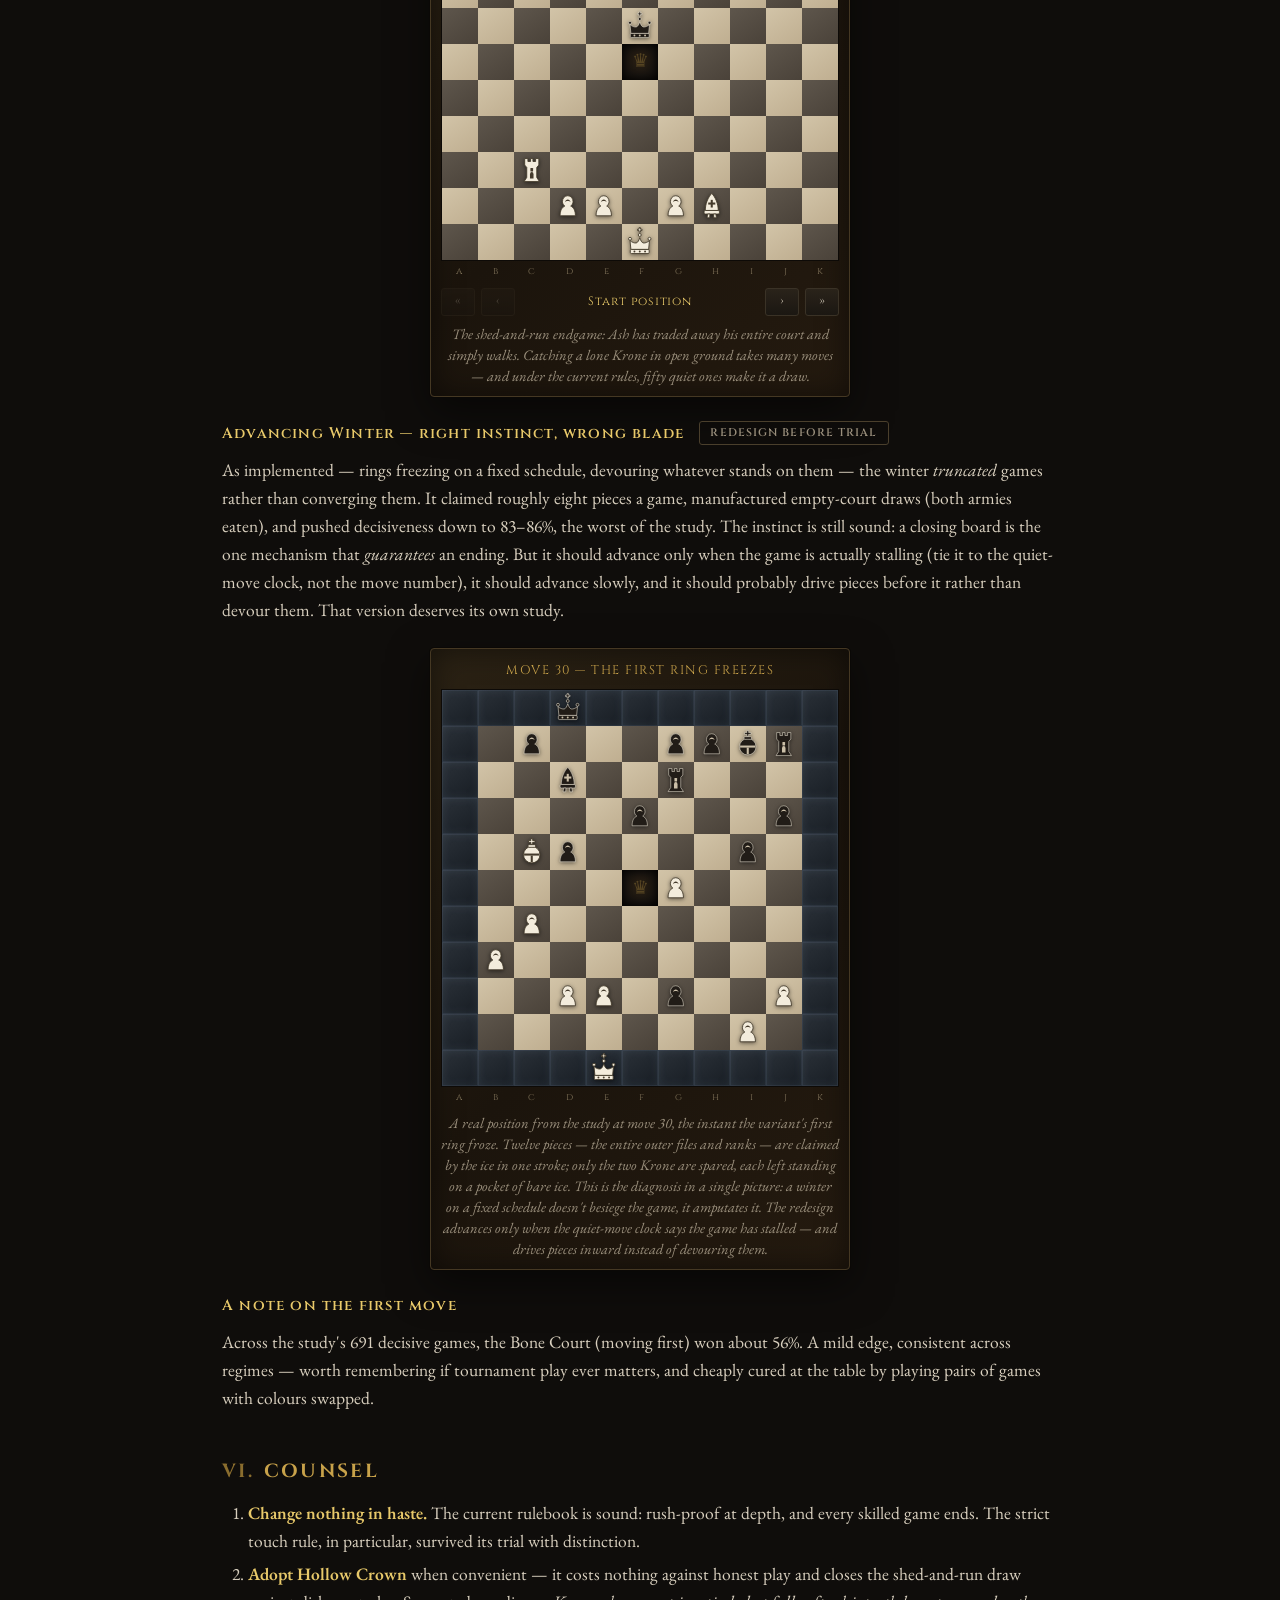
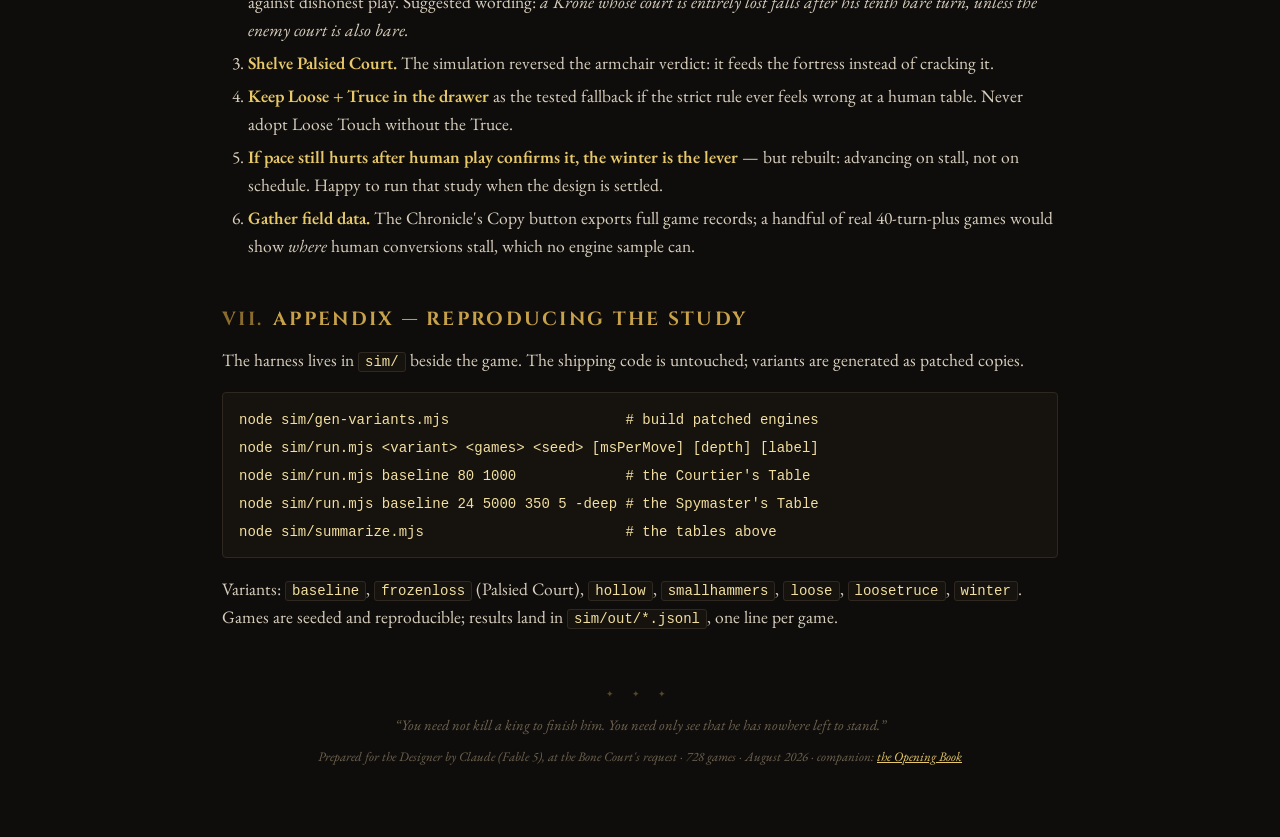
<file: sim_results.html>
<!DOCTYPE html>
<html lang="en">
<head>
<meta charset="UTF-8">
<meta name="viewport" content="width=device-width, initial-scale=1.0">
<title>Kronspiel — The Rules Commission</title>
<meta name="description" content="AI-vs-AI simulation study of proposed Kronspiel rule variants: methods, results, and counsel.">
<link rel="preconnect" href="https://fonts.googleapis.com">
<link rel="preconnect" href="https://fonts.gstatic.com" crossorigin>
<link href="https://fonts.googleapis.com/css2?family=Cinzel:wght@400;600;700&family=Cinzel+Decorative:wght@700&family=EB+Garamond:ital,wght@0,400;0,500;0,600;1,400&display=swap" rel="stylesheet">
<link rel="icon" href="data:image/svg+xml,<svg xmlns='http://www.w3.org/2000/svg' viewBox='0 0 100 100'><text y='0.9em' font-size='90'>♚</text></svg>">
<script type="module" src="js/demo.js"></script>
<style>
  :root {
    --bg: #0f0d0b; --bg-2: #16130f; --panel: #1c1813; --panel-edge: #2e2820;
    --ink: #d8cfbe; --ink-dim: #9a8f7c;
    --gold: #c8a24a; --gold-bright: #e8c96a; --gold-pale: #f2dfa0; --gold-deep: #7a5f28;
    --ember: #b8442f; --ember-soft: #d06a4a; --green: #6f9e5f;
  }
  * { box-sizing: border-box; }
  html, body {
    margin: 0; padding: 0;
    background:
      radial-gradient(1200px 700px at 50% -10%, #262015 0%, transparent 60%),
      radial-gradient(900px 600px at 90% 110%, #1c150d 0%, transparent 55%),
      var(--bg);
    color: var(--ink);
    font-family: "EB Garamond", Georgia, serif;
    font-size: 17.5px;
    line-height: 1.6;
  }
  body::after {
    content: ""; position: fixed; inset: 0; pointer-events: none; z-index: 5;
    background: radial-gradient(120% 90% at 50% 30%, transparent 60%, rgba(4,3,1,0.4) 100%);
  }
  .page { position: relative; z-index: 2; max-width: 880px; margin: 0 auto; padding: 40px 22px 60px; }

  header { text-align: center; margin-bottom: 8px; }
  h1 {
    font-family: "Cinzel Decorative", "Cinzel", serif;
    font-size: clamp(30px, 5.4vw, 46px);
    letter-spacing: 0.12em; margin: 0;
    background: linear-gradient(105deg, var(--gold-deep) 0%, var(--gold) 28%, var(--gold-pale) 50%, var(--gold) 72%, var(--gold-deep) 100%);
    -webkit-background-clip: text; background-clip: text; color: transparent;
    filter: drop-shadow(0 0 18px rgba(200,162,74,0.22));
  }
  .report-title {
    font-family: "Cinzel", serif; font-size: clamp(17px, 2.6vw, 22px);
    letter-spacing: 0.18em; text-transform: uppercase; color: var(--gold);
    margin: 14px 0 4px;
  }
  .tagline { font-style: italic; color: var(--ink-dim); margin: 2px 0 0; }
  .ornament { display: flex; align-items: center; gap: 14px; margin: 26px 0; }
  .ornament::before, .ornament::after {
    content: ""; flex: 1; height: 1px;
    background: linear-gradient(90deg, transparent, #8a6d2e);
  }
  .ornament::after { background: linear-gradient(90deg, #8a6d2e, transparent); }
  .ornament span { color: var(--gold); font-size: 13px; letter-spacing: 6px; }

  h2 {
    font-family: "Cinzel", serif; font-size: 19px; letter-spacing: 0.12em;
    text-transform: uppercase; color: var(--gold); margin: 44px 0 12px;
  }
  h2 .num { color: #8a6d2e; margin-right: 10px; }
  h3 {
    font-family: "Cinzel", serif; font-size: 15px; letter-spacing: 0.08em;
    color: var(--gold-bright); margin: 24px 0 6px; font-weight: 600;
  }
  p { margin: 10px 0; }
  em { color: var(--ink); }
  strong { color: var(--gold-bright); font-weight: 600; }
  ul, ol { margin: 8px 0; padding-left: 26px; }
  li { margin: 5px 0; }

  .card {
    background: linear-gradient(180deg, var(--panel) 0%, var(--bg-2) 100%);
    border: 1px solid var(--panel-edge); border-radius: 4px;
    padding: 18px 22px; margin: 18px 0; position: relative;
    box-shadow: 0 10px 30px rgba(0,0,0,0.3);
  }
  .card::before {
    content: ""; position: absolute; top: 0; left: 16px; right: 16px; height: 1px;
    background: linear-gradient(90deg, transparent, rgba(200,162,74,0.55), transparent);
  }
  .card.verdict { border-color: #6a5a2f; }

  blockquote {
    margin: 16px 0; padding: 10px 20px;
    border-left: 2px solid var(--gold-deep);
    font-style: italic; color: var(--ink-dim);
  }
  blockquote .who { display: block; font-style: normal; font-size: 14px; color: #8a7040; margin-top: 6px; }

  table {
    width: 100%; border-collapse: collapse; margin: 14px 0;
    font-size: 15.5px; font-variant-numeric: tabular-nums;
  }
  th {
    font-family: "Cinzel", serif; font-size: 11.5px; letter-spacing: 0.08em;
    text-transform: uppercase; color: var(--ink-dim); font-weight: 600;
    text-align: left; padding: 8px 10px; border-bottom: 1px solid #3a3226;
  }
  td { padding: 7px 10px; border-bottom: 1px solid #241f17; vertical-align: top; }
  tr:nth-child(odd) td { background: rgba(255,244,214,0.02); }
  td.r, th.r { text-align: right; }
  .table-scroll { overflow-x: auto; }
  .vname { font-family: "Cinzel", serif; font-size: 13.5px; letter-spacing: 0.04em; color: var(--gold-bright); white-space: nowrap; }
  .good { color: var(--green); } .bad { color: var(--ember-soft); } .meh { color: var(--ink-dim); }

  .bar { display: flex; align-items: center; gap: 8px; min-width: 130px; }
  .bar .track { flex: 1; height: 9px; background: #241f17; border-radius: 5px; overflow: hidden; }
  .bar .fill { height: 100%; background: linear-gradient(90deg, var(--gold-deep), var(--gold-bright)); border-radius: 5px; }
  .bar .fill.ember { background: linear-gradient(90deg, #6e2a1c, var(--ember-soft)); }
  .bar .val { font-size: 13.5px; color: var(--ink-dim); width: 38px; text-align: right; }

  .verdict-tag {
    display: inline-block; font-family: "Cinzel", serif; font-size: 11px;
    letter-spacing: 0.1em; text-transform: uppercase; border-radius: 3px;
    padding: 2px 10px; margin-left: 10px; vertical-align: 2px;
  }
  .tag-adopt { border: 1px solid #4c6b40; color: var(--green); }
  .tag-keep  { border: 1px solid #6a5a2f; color: var(--gold-bright); }
  .tag-avoid { border: 1px solid #7e352a; color: var(--ember-soft); }
  .tag-redo  { border: 1px solid #4a3f2c; color: var(--ink-dim); }

  .caveat { font-size: 15px; color: var(--ink-dim); font-style: italic; }
  code, .mono {
    font-family: ui-monospace, "Cascadia Code", Menlo, monospace;
    font-size: 14px; background: #16120d; border: 1px solid #2e2820;
    border-radius: 3px; padding: 1px 6px; color: var(--gold-pale);
  }
  pre { background: #16120d; border: 1px solid #2e2820; border-radius: 4px; padding: 12px 16px; overflow-x: auto; }
  pre code { border: none; padding: 0; background: none; }

  footer { text-align: center; margin-top: 56px; color: #6e6350; font-style: italic; font-size: 14.5px; }
  footer::before { content: "✦ ✦ ✦"; display: block; font-style: normal; font-size: 9px; letter-spacing: 8px; color: #56462a; margin-bottom: 12px; }
  footer .attribution { font-size: 13px; }
  a { color: var(--gold-bright); }
</style>
</head>
<body>
<div class="page">

<header>
  <h1>Kronspiel</h1>
  <div class="report-title">The Rules Commission</div>
  <p class="tagline">Being a study, by simulation, of the Endgame Question — with counsel for the Designer.</p>
</header>

<div class="ornament"><span>✦ ✦ ✦</span></div>

<h2><span class="num">I.</span>The Question</h2>
<p>After the latest rulebook (Bürger reach, throne side-step, stricter Isolation, the uncapturable Krone), play at the table produced two observations:</p>
<blockquote>
  “Can't do a 2-move rush anymore — now best you can do is a 3-move rush, and there are more counters to it. Last game I did ran 47 turns before I gave up… I think it is actually rather difficult to isolate once the Krone has broken free of starting position.”
  <span class="who">— the Designer, from the field</span>
</blockquote>
<p>Two questions follow. First: is the game <em>broken</em> — can a competent fugitive Krone simply never be caught? Second, and separately: is the game merely <em>slow</em>? And would any of the proposed remedies help without reopening the door to the opening rush?</p>

<h2><span class="num">II.</span>The Four Suspicions</h2>
<p>Before measuring anything, the structural case for why a free Krone is hard to catch:</p>
<ol>
  <li><strong>The door arithmetic.</strong> The defender needs one open door of eight; the attacker must close the last of them <em>in a single move</em>, because Isolation is judged at the start of the defender's turn and the defender repositions every turn in between.</li>
  <li><strong>No forcing moves exist.</strong> There is no check. Chess mating nets work because check compels a reply; here the attacker can only herd, never drive.</li>
  <li><strong>Zugzwang is a draw.</strong> If every defending move would self-isolate, all are illegal — and the Frozen Court rule calls that a <em>draw</em>. The other classic mating tool leaks out through this hatch.</li>
  <li><strong>The stricter touch rule cuts both ways.</strong> Threats against occupied squares now “count for nothing.” That is what killed the rush — but it also lets a Krone hug his own court more safely in the endgame.</li>
</ol>

<p>Before the numbers, the thing itself. Below is a complete nine-move game from the study's own data — steppable, use <span class="mono">‹ ›</span> or the arrow keys — in which <em>not a single piece is captured</em>. It is the purest demonstration of the rulebook's philosophy the simulations produced: a court that walls in its own Krone, one enemy blade, and the board admitting what every court eventually must.</p>

<kron-demo label="Isolation, in the Flesh — a Bloodless Miniature" moves="f2-f3 e10-e9 e2-e3 d11-k4 g2-g3 g10-g7 e1-e2 k10-k9 g1-g2 i11-j9 g2-k6 e11-d11 f1-g2 k4-e10 k6-j6 f10-f8 j6-f10">
  <script type="application/json">{
    "0": "From an Ashen Approach trial game. No capture occurs in this entire game. Watch the Ash Krone's doors.",
    "4": "Ash's Prälat sorties to k4 — far from court. Every piece that leaves the Krone's side is a wall that must one day be rebuilt.",
    "11": "6. g2–k6 — Bone's Kanzler slips onto the long diagonal the raider abandoned.",
    "14": "7… k4–e10 — the raider flees home, into his own Krone's doorway. A door filled by your own man is closed all the same (§6).",
    "15": { "note": "8. k6–j6 — from j6 the Kanzler looks down the diagonal at f10: the Krone's last true door.",
            "arrows": ["j6-f10"], "doors": "ash" },
    "16": "8… f10–f8?? — the pawn steps out of the line… and out of the doorway.",
    "17": { "note": "9. j6–f10 — the Kanzler takes the door and lays the blade at the throat. Every neighbour his own court; one enemy touch; Die Flucht blocked by his own men. Isolated — and no hand was ever laid on anyone.",
            "doors": "ash" }
  }</script>
</kron-demo>

<h2><span class="num">III.</span>The Method</h2>
<p>An AI-vs-AI harness plays complete games under variant rules — the shipping game code is never modified; each variant runs against a patched copy of the engine. Both courts are played by the same searcher (iterative-deepening negamax, the game's own AI) with a small randomised tie-break so no two games repeat. Draws by repetition and the fifty-move winter are claimed automatically; games still alive at 180 full moves are recorded as <em>unfinished</em>.</p>
<p>Two regimes:</p>
<ul>
  <li><strong>The Courtier's Table</strong> — shallow search (depth ≤ 3, 90 ms a move), 80 games per variant. A proxy for casual play, where blunders decide games.</li>
  <li><strong>The Spymaster's Table</strong> — deep search (depth ≤ 5, 350 ms a move), 24 games per variant. A proxy for skilled play, where the fortress problem should live if it exists.</li>
</ul>

<h3>The variants on trial</h3>
<div class="table-scroll">
<table>
  <tr><th>Variant</th><th>Rule under trial</th></tr>
  <tr><td class="vname">Baseline</td><td>The current rulebook, unaltered. The control.</td></tr>
  <tr><td class="vname">Palsied Court</td><td>A court with no legal move <em>while the Krone is under enemy touch</em> loses, instead of drawing. Zugzwang becomes the attacker's weapon. (The search was also taught to value this, on both sides.)</td></tr>
  <tr><td class="vname">Hollow Crown</td><td>A Krone whose court is entirely gone falls after ten bare turns, unless the enemy is also bare. Punishes “shed everything and run.”</td></tr>
  <tr><td class="vname">Small Hammers</td><td>Palsied Court and Hollow Crown together.</td></tr>
  <tr><td class="vname">Loose Touch</td><td>The pre-update Isolation: enemy occupation of, or threats against, <em>any</em> adjacent square count toward the siege.</td></tr>
  <tr><td class="vname">Loose + Truce</td><td>Loose Touch, but no Isolation may be declared before move 6 (“the Truce of Accession”).</td></tr>
  <tr><td class="vname">Advancing Winter</td><td>The outermost unfrozen ring freezes solid at moves 30, 50 and 70. Frozen squares behave exactly as the Aschenstuhl; pieces caught on them are claimed by the winter (a Krone's square is spared).</td></tr>
</table>
</div>

<p class="caveat">Caveats, honestly stated: 24 deep games per variant is a directional sample, not a tournament — treat single-digit percentage differences as noise. The AI was only taught the Palsied Court rule; it never <em>aims</em> for Hollow Crown wins, and never adopts the shed-and-run strategy that rule exists to punish. And an engine's fortress is not a human's fortress: these results measure the rules' mechanical tendencies, not their feel at a real table.</p>

<h2><span class="num">IV.</span>The Results</h2>

<h3>The Spymaster's Table — deep search, 24 games each</h3>
<div class="table-scroll">
<table>
  <tr>
    <th>Variant</th><th>Decisive</th><th class="r">Median length</th><th class="r">Slogs (>50 mv)</th><th class="r">Rushes (≤6 mv)</th><th>Endings</th>
  </tr>
  <tr>
    <td class="vname">Baseline</td>
    <td><div class="bar"><div class="track"><div class="fill" style="width:100%"></div></div><span class="val">100%</span></div></td>
    <td class="r">41 mv</td><td class="r meh">42%</td><td class="r good">0</td>
    <td>24 isolation</td>
  </tr>
  <tr>
    <td class="vname">Palsied Court</td>
    <td><div class="bar"><div class="track"><div class="fill" style="width:79%"></div></div><span class="val">79%</span></div></td>
    <td class="r bad">90 mv</td><td class="r bad">79%</td><td class="r good">0</td>
    <td>19 isolation · 5 unfinished · <em>0 palsy</em></td>
  </tr>
  <tr>
    <td class="vname">Hollow Crown</td>
    <td><div class="bar"><div class="track"><div class="fill" style="width:92%"></div></div><span class="val">92%</span></div></td>
    <td class="r">58 mv</td><td class="r meh">54%</td><td class="r meh">2</td>
    <td>22 isolation · 2 unfinished · <em>0 hollow</em></td>
  </tr>
  <tr>
    <td class="vname">Small Hammers</td>
    <td><div class="bar"><div class="track"><div class="fill" style="width:92%"></div></div><span class="val">92%</span></div></td>
    <td class="r">56 mv</td><td class="r meh">50%</td><td class="r good">0</td>
    <td>22 isolation · 1 unfinished · 1 siege</td>
  </tr>
  <tr>
    <td class="vname">Loose Touch</td>
    <td><div class="bar"><div class="track"><div class="fill" style="width:100%"></div></div><span class="val">100%</span></div></td>
    <td class="r good">28 mv</td><td class="r good">29%</td><td class="r bad">2</td>
    <td>24 isolation — incl. a <strong>2-move win</strong></td>
  </tr>
  <tr>
    <td class="vname">Loose + Truce</td>
    <td><div class="bar"><div class="track"><div class="fill" style="width:100%"></div></div><span class="val">100%</span></div></td>
    <td class="r">56 mv</td><td class="r meh">50%</td><td class="r good">0</td>
    <td>24 isolation</td>
  </tr>
  <tr>
    <td class="vname">Advancing Winter</td>
    <td><div class="bar"><div class="track"><div class="fill" style="width:83%"></div></div><span class="val">83%</span></div></td>
    <td class="r">33 mv</td><td class="r meh">38%</td><td class="r meh">1</td>
    <td>20 isolation · 3 empty court · 1 siege</td>
  </tr>
</table>
</div>

<h3>The Courtier's Table — shallow search, 80 games each</h3>
<div class="table-scroll">
<table>
  <tr>
    <th>Variant</th><th>Decisive</th><th class="r">Median length</th><th class="r">Rushes (≤6 mv)</th><th>Endings</th>
  </tr>
  <tr><td class="vname">Baseline</td>
    <td><div class="bar"><div class="track"><div class="fill" style="width:99%"></div></div><span class="val">99%</span></div></td>
    <td class="r">30 mv</td><td class="r meh">11</td><td>79 isolation · 1 siege</td></tr>
  <tr><td class="vname">Palsied Court</td>
    <td><div class="bar"><div class="track"><div class="fill" style="width:96%"></div></div><span class="val">96%</span></div></td>
    <td class="r">27 mv</td><td class="r meh">7</td><td>77 isolation · 2 siege · 1 unfinished</td></tr>
  <tr><td class="vname">Hollow Crown</td>
    <td><div class="bar"><div class="track"><div class="fill" style="width:99%"></div></div><span class="val">99%</span></div></td>
    <td class="r">32 mv</td><td class="r meh">6</td><td>77 isolation · 2 hollow · 1 siege</td></tr>
  <tr><td class="vname">Small Hammers</td>
    <td><div class="bar"><div class="track"><div class="fill" style="width:95%"></div></div><span class="val">95%</span></div></td>
    <td class="r">39 mv</td><td class="r meh">8</td><td>75 isolation · 3 siege · 1 hollow · 1 unfinished</td></tr>
  <tr><td class="vname">Loose Touch</td>
    <td><div class="bar"><div class="track"><div class="fill" style="width:96%"></div></div><span class="val">96%</span></div></td>
    <td class="r">25 mv</td><td class="r bad">16</td><td>77 isolation · 1 siege · 1 winter · 1 unfinished</td></tr>
  <tr><td class="vname">Loose + Truce</td>
    <td><div class="bar"><div class="track"><div class="fill" style="width:99%"></div></div><span class="val">99%</span></div></td>
    <td class="r">24 mv</td><td class="r good">1*</td><td>79 isolation · 1 unfinished</td></tr>
  <tr><td class="vname">Advancing Winter</td>
    <td><div class="bar"><div class="track"><div class="fill" style="width:86%"></div></div><span class="val">86%</span></div></td>
    <td class="r">31 mv</td><td class="r good">3</td><td>69 isolation · 7 siege · 3 empty · 1 winter</td></tr>
</table>
</div>
<p class="caveat">* the lone truce-era “rush” landed at move 6 exactly — the instant the truce lifts.</p>

<h2><span class="num">V.</span>Reading the Results</h2>

<div class="card verdict">
  <h3 style="margin-top:0">The headline: the game is not broken — it is slow. <span class="verdict-tag tag-keep">Keep the rulebook</span></h3>
  <p>Under the current rules, <strong>every single deep game ended in Isolation</strong> — one hundred percent decisive, no fortress held forever. The fugitive Krone <em>does</em> fall, even against equal, patient defence. What the simulation confirms instead is the pain: the median decisive game ran 41 moves, <strong>42% ran past 50 moves</strong>, and the longest ran 178. The 47-turn experience at the table is exactly the median-to-slog band of the current rules. The Endgame Question is a question of <em>pace</em>, not of possibility.</p>
</div>

<h3>Palsied Court — the surprise of the study <span class="verdict-tag tag-avoid">Advise against</span></h3>
<p>The armchair case was strong: make zugzwang a weapon and cages convert. The table said otherwise. Once <em>both</em> searches understood the rule, the defenders respected it more than the attackers could exploit it — they kept their Krone scrupulously clear of enemy touch, entrenched early, and the games ballooned: median 90 moves, 79% slogs, and one game in five still unresolved at move 180. Not a single palsy win actually converted. The threat taught the defence fortress-craft and gave the attack nothing it could cash. A rule meant to end sieges instead prolonged them.</p>
<kron-demo label="The Palsied Court — the position on trial"
  setup='{"turn":"ash","pieces":[["b11","KRONE","ash"],["a10","BURGER","ash"],["f1","KRONE","bone"],["b1","MARSCHALL","bone"],["a9","BURGER","bone"],["c10","BURGER","bone"],["d9","BURGER","bone"],["c11","PRALAT","bone"],["e10","GESANDTER","bone"]]}'>
  <script type="application/json">{
    "0": { "note": "Ash to move — and Ash has no legal move at all (engine-verified). The green door at a11 is real, but stepping onto it is self-isolation, which the rules forbid; the Bürger is blocked; every wall square is defended. Not isolated, merely paralysed. The current rules call this a draw — the Frozen Court. The Palsied Court variant calls it a loss, since the enemy's hand is on the walls. The deep trials showed what that threat does: defenders learn never to enter such rooms, and the sieges grow longer, not shorter.",
      "doors": "ash", "arrows": ["b1-b10", "e10-c11"] }
  }</script>
</kron-demo>

<h3>Loose Touch, alone — the rush returns <span class="verdict-tag tag-avoid">Advise against</span></h3>
<p>Reverting Isolation to the old, looser touch rule produced the fastest games of the study (median 28 moves) and full decisiveness — and it also produced a <strong>2-move win at depth 5</strong>. The rush is not a novice's trap that strong play refutes; under loose touch it is simply sound. The strict rule is earning its keep, and this measurement is the proof.</p>
<kron-demo label="One Position, Two Rulebooks"
  setup='{"turn":"ash","pieces":[["a11","KRONE","ash"],["a10","BURGER","ash"],["b10","BURGER","ash"],["b11","MARSCHALL","ash"],["f1","KRONE","bone"],["b1","MARSCHALL","bone"]]}'>
  <script type="application/json">{
    "0": { "note": "The whole dispute in six pieces. The Ash Krone is walled entirely by his own court; the Bone Marschall bears down the file at the occupied b10. Under the STRICT rule (painted): a threat against a filled square counts for nothing — that door was never going to open for him — so Ash is safe, and free to unstack. Under the LOOSE rule, that same threat is a siege, and this position is already lost before Ash may move. The strict reading killed the two-move rush; the loose reading is what let it exist.",
      "doors": "ash", "arrows": ["b1-b10"], "marks": ["b10"] }
  }</script>
</kron-demo>

<h3>Loose + the Truce of Accession — the honourable compromise <span class="verdict-tag tag-keep">Worth a human trial</span></h3>
<p>Forbid Isolation before move 6, and the rush dies (one kill in 104 games landed at move 6 exactly — the instant the truce lifts, which argues for setting it a move or two later) while decisiveness stays perfect. But note what did <em>not</em> happen: the hoped-for faster endgame never materialised — with the truce absorbing the early kills, median length landed at 56 moves, indistinguishable from baseline. So this package is a <em>sidegrade</em>, not a cure: the sharper old endgame rule, rush-proofed. If the strict rule ever starts to feel unsatisfying at the table — walls that “should” count but don't — this is the tested alternative. It is not, on this evidence, a pace fix.</p>

<h3>Hollow Crown — untested by its nature, cheap by its nature <span class="verdict-tag tag-adopt">Adopt as insurance</span></h3>
<p>The simulation can neither convict nor acquit this rule, and the reason is instructive: <em>the AI never plays the strategy it punishes.</em> An engine defending on evaluation does not shed its whole court to run — but a losing human does, because under current rules bare-and-running is a genuine path to the Long Winter draw. Hollow Crown closes that path. In 104 games it showed no side effects — lengths and decisive rates tracked baseline within noise. A rule that costs nothing when it is silent and only speaks against the one degenerate strategy is good insurance.</p>
<kron-demo label="The Strategy It Punishes"
  setup='{"turn":"ash","pieces":[["f7","KRONE","ash"],["f1","KRONE","bone"],["c3","MARSCHALL","bone"],["h2","PRALAT","bone"],["d2","BURGER","bone"],["e2","BURGER","bone"],["g2","BURGER","bone"]]}'
  moves="f7-e8 c3-c8 e8-d9 h2-f4 d9-e10 f4-h6">
  <script type="application/json">{
    "0": "The shed-and-run endgame: Ash has traded away his entire court and simply walks. Catching a lone Krone in open ground takes many moves — and under the current rules, fifty quiet ones make it a draw.",
    "2": "Bone gives chase; the fugitive drifts on. Every check-less pursuit takes this shape — herd, never drive.",
    "6": { "note": "Six plies of running, and the cage is no closer. Under current rules this can continue to the Long Winter. Under the Hollow Crown, the reign has a clock: a Krone whose court is entirely lost falls after his tenth bare turn — running while your court dies stops being a strategy.", "doors": "ash" }
  }</script>
</kron-demo>

<h3>Advancing Winter — right instinct, wrong blade <span class="verdict-tag tag-redo">Redesign before trial</span></h3>
<p>As implemented — rings freezing on a fixed schedule, devouring whatever stands on them — the winter <em>truncated</em> games rather than converging them. It claimed roughly eight pieces a game, manufactured empty-court draws (both armies eaten), and pushed decisiveness down to 83–86%, the worst of the study. The instinct is still sound: a closing board is the one mechanism that <em>guarantees</em> an ending. But it should advance only when the game is actually stalling (tie it to the quiet-move clock, not the move number), it should advance slowly, and it should probably drive pieces before it rather than devour them. That version deserves its own study.</p>
<kron-demo label="Move 30 — the First Ring Freezes"
  setup='{"turn":"bone","pieces":[["e1","KRONE","bone"],["i2","BURGER","bone"],["d3","BURGER","bone"],["e3","BURGER","bone"],["g3","BURGER","ash"],["j3","BURGER","bone"],["b4","BURGER","bone"],["c5","BURGER","bone"],["g6","BURGER","bone"],["c7","KANZLER","bone"],["d7","BURGER","ash"],["i7","BURGER","ash"],["f8","BURGER","ash"],["j8","BURGER","ash"],["d9","PRALAT","ash"],["g9","MARSCHALL","ash"],["c10","BURGER","ash"],["g10","BURGER","ash"],["h10","BURGER","ash"],["i10","KANZLER","ash"],["j10","MARSCHALL","ash"],["d11","KRONE","ash"]]}'>
  <script type="application/json">{
    "0": { "note": "A real position from the study at move 30, the instant the variant's first ring froze. Twelve pieces — the entire outer files and ranks — are claimed by the ice in one stroke; only the two Krone are spared, each left standing on a pocket of bare ice. This is the diagnosis in a single picture: a winter on a fixed schedule doesn't besiege the game, it amputates it. The redesign advances only when the quiet-move clock says the game has stalled — and drives pieces inward instead of devouring them.",
      "frozenRings": [0] }
  }</script>
</kron-demo>

<h3>A note on the first move</h3>
<p>Across the study's 691 decisive games, the Bone Court (moving first) won about 56%. A mild edge, consistent across regimes — worth remembering if tournament play ever matters, and cheaply cured at the table by playing pairs of games with colours swapped.</p>

<h2><span class="num">VI.</span>Counsel</h2>
<ol>
  <li><strong>Change nothing in haste.</strong> The current rulebook is sound: rush-proof at depth, and every skilled game ends. The strict touch rule, in particular, survived its trial with distinction.</li>
  <li><strong>Adopt Hollow Crown</strong> when convenient — it costs nothing against honest play and closes the shed-and-run draw against dishonest play. Suggested wording: <em>a Krone whose court is entirely lost falls after his tenth bare turn, unless the enemy court is also bare.</em></li>
  <li><strong>Shelve Palsied Court.</strong> The simulation reversed the armchair verdict: it feeds the fortress instead of cracking it.</li>
  <li><strong>Keep Loose + Truce in the drawer</strong> as the tested fallback if the strict rule ever feels wrong at a human table. Never adopt Loose Touch without the Truce.</li>
  <li><strong>If pace still hurts after human play confirms it, the winter is the lever</strong> — but rebuilt: advancing on stall, not on schedule. Happy to run that study when the design is settled.</li>
  <li><strong>Gather field data.</strong> The Chronicle's Copy button exports full game records; a handful of real 40-turn-plus games would show <em>where</em> human conversions stall, which no engine sample can.</li>
</ol>

<h2><span class="num">VII.</span>Appendix — Reproducing the Study</h2>
<p>The harness lives in <code>sim/</code> beside the game. The shipping code is untouched; variants are generated as patched copies.</p>
<pre><code>node sim/gen-variants.mjs                     # build patched engines
node sim/run.mjs &lt;variant&gt; &lt;games&gt; &lt;seed&gt; [msPerMove] [depth] [label]
node sim/run.mjs baseline 80 1000             # the Courtier's Table
node sim/run.mjs baseline 24 5000 350 5 -deep # the Spymaster's Table
node sim/summarize.mjs                        # the tables above</code></pre>
<p>Variants: <code>baseline</code>, <code>frozenloss</code> (Palsied Court), <code>hollow</code>, <code>smallhammers</code>, <code>loose</code>, <code>loosetruce</code>, <code>winter</code>. Games are seeded and reproducible; results land in <code>sim/out/*.jsonl</code>, one line per game.</p>

<footer>
  <p>“You need not kill a king to finish him. You need only see that he has nowhere left to stand.”</p>
  <p class="attribution">Prepared for the Designer by Claude (Fable 5), at the Bone Court's request · 728 games · August 2026 · companion: <a href="sim_openings.html">the Opening Book</a></p>
</footer>

</div>
</body>
</html>
</file>
<file: css/style.css>
/* ============================================================
   Kronspiel — ash and bone, candlelight and gold
   ============================================================ */

:root {
  --bg: #0f0d0b;
  --bg-2: #16130f;
  --panel: #1c1813;
  --panel-edge: #2e2820;
  --ink: #d8cfbe;
  --ink-dim: #9a8f7c;
  --gold: #c8a24a;
  --gold-bright: #e8c96a;
  --gold-pale: #f2dfa0;
  --gold-deep: #7a5f28;
  --ember: #b8442f;
  --ember-soft: #d06a4a;
  --sq-bone: #c9baa0;
  --sq-ash: #564e44;
  --sq-asch: #17130f;
  /* Board theme — square faces, frame, and throne. JS overrides these on
     <body> from the chosen theme (Options → Board theme); these are the
     default (Ash & Bone) values. */
  --sq-light: linear-gradient(145deg, #d2c4a8 0%, #c7b89d 55%, #baab8e 100%);
  --sq-dark:  linear-gradient(145deg, #5e564c 0%, #554d43 55%, #4a4239 100%);
  --sq-frame: linear-gradient(135deg, #2b2214 0%, #1b140c 45%, #241a0f 78%, #2a2013 100%);
  --frame-edge: #453823;
  --asch-core: #2b2013;
  --piece-bone: #f3ecdc;
  --piece-ash: #211c17;
  --open-green: #6f9e5f;

  --board-max: min(92vw, calc(100vh - 220px), 760px);
}

* { box-sizing: border-box; }

html { overflow-x: clip; } /* guard against sub-pixel horizontal scroll on mobile */

html, body {
  margin: 0;
  padding: 0;
  max-width: 100%;
  background:
    radial-gradient(1200px 700px at 50% -10%, #262015 0%, transparent 60%),
    radial-gradient(900px 600px at 90% 110%, #1c150d 0%, transparent 55%),
    radial-gradient(700px 500px at 4% 90%, #171009 0%, transparent 55%),
    var(--bg);
  color: var(--ink);
  font-family: "EB Garamond", Georgia, serif;
  font-size: 17px;
  min-height: 100vh;
}

/* breathing candlelight over the whole hall */
body::before {
  content: "";
  position: fixed;
  inset: 0;
  z-index: 0;
  pointer-events: none;
  background: radial-gradient(1000px 640px at 50% -6%, rgba(255, 186, 92, 0.055), transparent 62%);
  animation: candleflicker 8s ease-in-out infinite;
}

/* vignette, drawing the eye to the table */
body::after {
  content: "";
  position: fixed;
  inset: 0;
  z-index: 30;
  pointer-events: none;
  background: radial-gradient(120% 90% at 50% 42%, transparent 58%, rgba(4, 3, 1, 0.42) 100%);
}

@keyframes candleflicker {
  0%, 100% { opacity: 1; }
  22%      { opacity: 0.72; }
  38%      { opacity: 0.94; }
  55%      { opacity: 0.65; }
  74%      { opacity: 0.9; }
}

/* ---------- embers drifting up from the hearth ---------- */

.embers {
  position: fixed;
  inset: 0;
  z-index: 1;
  pointer-events: none;
  overflow: hidden;
}

.embers span {
  position: absolute;
  bottom: -12px;
  left: var(--x);
  width: var(--s);
  height: var(--s);
  border-radius: 50%;
  background: radial-gradient(circle, #ffd98a 0%, #d0722c 55%, transparent 75%);
  box-shadow: 0 0 6px 1px rgba(255, 160, 70, 0.35);
  opacity: 0;
  animation: emberrise var(--d) linear infinite;
  animation-delay: var(--dl);
}

@keyframes emberrise {
  0%   { transform: translate(0, 0) scale(1); opacity: 0; }
  6%   { opacity: 0.55; }
  45%  { transform: translate(calc(var(--drift) * 0.6), -46vh) scale(0.9); opacity: 0.4; }
  80%  { opacity: 0.15; }
  100% { transform: translate(var(--drift), -96vh) scale(0.55); opacity: 0; }
}

.app {
  position: relative;
  z-index: 2;
  max-width: 1180px;
  margin: 0 auto;
  padding: 0 20px;
  display: flex;
  flex-direction: column;
  min-height: 100vh;
}

/* ---------- masthead ---------- */

.masthead { padding: 26px 0 10px; }

.masthead-inner {
  position: relative;
  display: flex;
  align-items: flex-end;
  justify-content: space-between;
  gap: 16px;
  padding-bottom: 20px;
}

/* ornamental rule with a centre diamond */
.masthead-inner::after {
  content: "";
  position: absolute;
  left: 0;
  right: 0;
  bottom: 0;
  height: 1px;
  background: linear-gradient(90deg, transparent, #55452a 18%, #8a6d2e 50%, #55452a 82%, transparent);
}
.masthead-inner::before {
  content: "";
  position: absolute;
  left: 50%;
  bottom: -3.5px;
  width: 8px;
  height: 8px;
  transform: translateX(-50%) rotate(45deg);
  background: linear-gradient(135deg, var(--gold-bright), var(--gold-deep));
  box-shadow: 0 0 8px rgba(200, 162, 74, 0.5);
}

.home-link { display: contents; }
h1:has(.home-link) { cursor: pointer; }

h1 {
  font-family: "Cinzel Decorative", "Cinzel", serif;
  font-weight: 700;
  font-size: clamp(30px, 5vw, 44px);
  letter-spacing: 0.12em;
  margin: 0;
  background: linear-gradient(105deg,
    var(--gold-deep) 0%, var(--gold) 28%, var(--gold-pale) 50%, var(--gold) 72%, var(--gold-deep) 100%);
  background-size: 200% 100%;
  -webkit-background-clip: text;
  background-clip: text;
  color: transparent;
  -webkit-text-fill-color: transparent;
  animation: goldsheen 11s linear infinite;
  filter: drop-shadow(0 0 18px rgba(200, 162, 74, 0.22));
}

@keyframes goldsheen {
  0%   { background-position: 200% center; }
  100% { background-position: -200% center; }
}

.tagline {
  margin: 4px 0 0;
  font-style: italic;
  color: var(--ink-dim);
  font-size: 15.5px;
  letter-spacing: 0.02em;
}

.top-actions { display: flex; gap: 10px; }

/* ---------- buttons — cast-bronze plaques ---------- */

.btn {
  font-family: "Cinzel", serif;
  font-size: 13px;
  font-weight: 600;
  letter-spacing: 0.08em;
  text-transform: uppercase;
  color: var(--ink);
  background:
    linear-gradient(180deg, #2a231a 0%, #1b1712 55%, #211b14 100%);
  border: 1px solid #3a3226;
  border-radius: 0;
  clip-path: polygon(
    7px 0, calc(100% - 7px) 0, 100% 7px,
    100% calc(100% - 7px), calc(100% - 7px) 100%,
    7px 100%, 0 calc(100% - 7px), 0 7px);
  box-shadow: inset 0 1px 0 rgba(232, 201, 106, 0.07);
  padding: 9px 16px;
  cursor: pointer;
  transition: border-color 0.15s, color 0.15s, background 0.15s, opacity 0.15s, filter 0.15s;
}

.btn:hover {
  border-color: var(--gold);
  color: var(--gold-bright);
  filter: drop-shadow(0 0 6px rgba(200, 162, 74, 0.25));
}
.btn:disabled { opacity: 0.35; cursor: default; }
.btn:disabled:hover { border-color: #3a3226; color: var(--ink); filter: none; }

.btn.primary {
  color: #171208;
  background: linear-gradient(180deg, var(--gold-pale) 0%, var(--gold) 45%, #a8853a 85%, #c8a24a 100%);
  border-color: #8a6d2e;
  box-shadow: inset 0 1px 0 rgba(255, 245, 210, 0.55);
  text-shadow: 0 1px 0 rgba(255, 240, 190, 0.4);
}
.btn.primary:hover { filter: brightness(1.08); color: #171208; border-color: #8a6d2e; }

.btn.ghost { background: transparent; box-shadow: none; }

.btn.danger:hover {
  border-color: var(--ember-soft);
  color: var(--ember-soft);
  filter: drop-shadow(0 0 6px rgba(208, 106, 74, 0.25));
}

.btn.claim {
  width: 100%;
  border-color: #6a5a2f;
  color: var(--gold-bright);
  animation: claimglow 2.2s ease-in-out infinite;
}

@keyframes claimglow {
  0%, 100% { filter: drop-shadow(0 0 0 rgba(200, 162, 74, 0)); }
  50%      { filter: drop-shadow(0 0 10px rgba(200, 162, 74, 0.5)); }
}

/* ---------- layout ---------- */

.table {
  display: flex;
  gap: 26px;
  align-items: flex-start;
  justify-content: center;
  padding: 22px 0;
  flex: 1;
}

.board-column {
  display: flex;
  flex-direction: column;
  gap: 10px;
  align-items: center;
}

/* ---------- player bars — court plaques ---------- */

.player-bar {
  width: var(--board-max);
  display: flex;
  align-items: center;
  gap: 10px;
  padding: 6px 12px;
  min-height: 42px;
  background: linear-gradient(180deg, rgba(40, 33, 23, 0.75) 0%, rgba(22, 18, 13, 0.85) 100%);
  border: 1px solid #2b241a;
  border-radius: 3px;
  transition: border-color 0.25s, box-shadow 0.25s;
}

.player-bar.active {
  border-color: rgba(200, 162, 74, 0.55);
  box-shadow:
    inset 3px 0 0 var(--gold),
    inset 0 0 22px rgba(200, 162, 74, 0.06),
    0 0 18px rgba(200, 162, 74, 0.1);
}

.court-sigil { font-size: 22px; line-height: 1; }
.court-sigil.bone { color: var(--piece-bone); text-shadow: 0 0 4px rgba(0,0,0,0.9); }
.court-sigil.ash { color: #3b342c; text-shadow: 0 0 3px rgba(243, 236, 220, 0.35); }

.court-name {
  font-family: "Cinzel", serif;
  font-size: 15px;
  letter-spacing: 0.1em;
  text-transform: uppercase;
}

.player-bar.active .court-name {
  color: var(--gold-bright);
  text-shadow: 0 0 12px rgba(200, 162, 74, 0.35);
}
.player-bar.active .court-sigil { filter: drop-shadow(0 0 6px rgba(200, 162, 74, 0.55)); }

.escape-badge {
  font-size: 13px;
  color: var(--ink-dim);
  border: 1px solid #3a3223;
  border-radius: 10px;
  padding: 1px 9px;
  background: rgba(200, 162, 74, 0.04);
  font-variant-numeric: tabular-nums;
  white-space: nowrap;   /* keep "N escapes" on one line */
  flex: 0 0 auto;
}
.escape-badge.tight {
  color: var(--ember-soft);
  border-color: var(--ember);
  background: rgba(184, 68, 47, 0.08);
  animation: tightpulse 2.4s ease-in-out infinite;
}
.escape-badge:empty { display: none; }

@keyframes tightpulse {
  0%, 100% { box-shadow: 0 0 0 rgba(184, 68, 47, 0); }
  50%      { box-shadow: 0 0 10px rgba(184, 68, 47, 0.35); }
}

.captured {
  margin-left: auto;
  font-size: 20px;
  letter-spacing: 2px;
  opacity: 0.85;
  min-height: 24px;
  text-align: right;
  /* Never wrap the fallen pieces to a second line — scroll the strip instead,
     so the plaque keeps a fixed height. */
  flex: 0 1 auto;
  min-width: 0;
  white-space: nowrap;
  overflow-x: auto;
  scrollbar-width: none;
}
.captured::-webkit-scrollbar { display: none; }
.captured .bone-piece { color: var(--piece-bone); text-shadow: 0 1px 2px rgba(0,0,0,0.8); }
.captured .ash-piece { color: #322b23; text-shadow: 0 0 2px rgba(243,236,220,0.4); }

/* ---------- board — a gilded table of dark wood ---------- */

.board-frame {
  position: relative;
  padding: 16px;
  background:
    repeating-linear-gradient(94deg,
      rgba(0, 0, 0, 0) 0px, rgba(0, 0, 0, 0.12) 3px,
      rgba(255, 220, 160, 0.02) 6px, rgba(0, 0, 0, 0) 9px),
    var(--sq-frame);
  border: 1px solid var(--frame-edge);
  border-radius: 4px;
  box-shadow:
    0 0 0 1px #0a0806,
    0 24px 60px rgba(0, 0, 0, 0.6),
    0 0 70px rgba(200, 162, 74, 0.05),
    inset 0 0 46px rgba(0, 0, 0, 0.5);
}

/* gold fillet inlaid in the wood */
.board-frame::before {
  content: "";
  position: absolute;
  inset: 7px;
  border: 1px solid rgba(200, 162, 74, 0.26);
  border-radius: 2px;
  pointer-events: none;
  box-shadow: 0 0 10px rgba(200, 162, 74, 0.07), inset 0 0 10px rgba(200, 162, 74, 0.05);
}

/* corner brackets */
.bf-corner {
  position: absolute;
  width: 22px;
  height: 22px;
  border: 2px solid rgba(200, 162, 74, 0.55);
  pointer-events: none;
  z-index: 4;
}
.bf-corner::after {
  content: "";
  position: absolute;
  width: 5px;
  height: 5px;
  background: var(--gold);
  transform: rotate(45deg);
  box-shadow: 0 0 6px rgba(200, 162, 74, 0.6);
}
.bf-corner.tl { top: 3px; left: 3px; border-right: none; border-bottom: none; }
.bf-corner.tr { top: 3px; right: 3px; border-left: none; border-bottom: none; }
.bf-corner.bl { bottom: 3px; left: 3px; border-right: none; border-top: none; }
.bf-corner.br { bottom: 3px; right: 3px; border-left: none; border-top: none; }
.bf-corner.tl::after { top: -3.5px; left: -3.5px; }
.bf-corner.tr::after { top: -3.5px; right: -3.5px; }
.bf-corner.bl::after { bottom: -3.5px; left: -3.5px; }
.bf-corner.br::after { bottom: -3.5px; right: -3.5px; }

.board-inner { display: flex; gap: 6px; }

.ranks {
  display: flex;
  flex-direction: column;
  justify-content: space-around;
  font-family: "Cinzel", serif;
  font-size: 11px;
  color: #7d7057;
  width: 16px;
  text-align: center;
  height: var(--board-max);
  text-shadow: 0 1px 2px rgba(0, 0, 0, 0.8);
}

.board-and-files { display: flex; flex-direction: column; gap: 4px; }

.files {
  display: flex;
  justify-content: space-around;
  font-family: "Cinzel", serif;
  font-size: 11px;
  color: #7d7057;
  height: 14px;
  text-shadow: 0 1px 2px rgba(0, 0, 0, 0.8);
}

.board {
  position: relative;
  width: var(--board-max);
  height: var(--board-max);
  display: grid;
  grid-template-columns: repeat(11, 1fr);
  grid-template-rows: repeat(11, 1fr);
  border: 1px solid #0d0a07;
  box-shadow: inset 0 0 44px rgba(0, 0, 0, 0.42);
  user-select: none;
}

.sq { position: relative; cursor: pointer; transition: filter 0.12s; }
.sq.bone { background: var(--sq-light); }
.sq.ash  { background: var(--sq-dark); }
.sq.bone:hover, .sq.ash:hover { filter: brightness(1.06); }

.sq.bone::after, .sq.ash::after {
  content: "";
  position: absolute;
  inset: 0;
  background:
    radial-gradient(120% 120% at 30% 25%, rgba(255, 246, 220, 0.07), transparent 55%),
    url("data:image/svg+xml,%3Csvg xmlns='http://www.w3.org/2000/svg' width='40' height='40'%3E%3Cfilter id='n'%3E%3CfeTurbulence type='fractalNoise' baseFrequency='0.9' numOctaves='2'/%3E%3C/filter%3E%3Crect width='40' height='40' filter='url(%23n)' opacity='0.06'/%3E%3C/svg%3E");
  pointer-events: none;
}

/* The Aschenstuhl — a cold hearth at the heart of the board */
.sq.asch {
  background:
    radial-gradient(circle at 50% 45%, var(--asch-core) 0%, var(--sq-asch) 58%, #0d0a07 100%);
  cursor: default;
  box-shadow: inset 0 0 16px rgba(0, 0, 0, 0.95);
}
.sq.asch::before {
  content: "♛";
  position: absolute;
  inset: 0;
  display: flex;
  align-items: center;
  justify-content: center;
  font-size: calc(var(--board-max) / 11 * 0.52);
  color: rgba(200, 162, 74, 0.3);
  text-shadow: 0 0 12px rgba(200, 162, 74, 0.25);
  animation: smolder 6s ease-in-out infinite;
}
.sq.asch::after {
  content: "";
  position: absolute;
  inset: 0;
  pointer-events: none;
  background: radial-gradient(circle at 50% 62%, rgba(255, 120, 40, 0.1), transparent 62%);
  animation: smolder 6s ease-in-out infinite reverse;
}

@keyframes smolder {
  0%, 100% { opacity: 0.55; }
  50%      { opacity: 1; }
}

/* selection & move hints */
.sq.sel {
  box-shadow:
    inset 0 0 0 3px var(--gold),
    inset 0 0 24px rgba(200, 162, 74, 0.35);
}
.sq.last-from, .sq.last-to { box-shadow: inset 0 0 0 100vmax rgba(200, 162, 74, 0.17); }

/* A hint from the Court: a cool blue ring, distinct from the gold of your own
   moves, on the two squares of the move it favours — the target pulses. */
.sq.hint-from { box-shadow: inset 0 0 0 3px #5b8fc9, inset 0 0 18px rgba(91, 143, 201, 0.35); }
.sq.hint-to {
  box-shadow: inset 0 0 0 3px #5b8fc9, inset 0 0 24px rgba(91, 143, 201, 0.5);
  animation: hint-pulse 1.2s ease-in-out infinite;
}
@keyframes hint-pulse {
  0%, 100% { box-shadow: inset 0 0 0 3px #5b8fc9, inset 0 0 12px rgba(91, 143, 201, 0.32); }
  50%      { box-shadow: inset 0 0 0 3px #86bdf0, inset 0 0 26px rgba(91, 143, 201, 0.62); }
}

/* keyboard cursor — a bright inset frame. No z-index: lifting the square (with
   its opaque face) above the pieces layer would hide the glyph on that tile.
   The outline paints at the cell edge; the piece stays visible on top. */
.sq.cursor {
  outline: 2px solid var(--gold-bright);
  outline-offset: -3px;
}

.sq.move::before {
  content: "";
  position: absolute;
  inset: 0;
  margin: auto;
  width: 26%;
  height: 26%;
  border-radius: 50%;
  background: radial-gradient(circle at 38% 32%, rgba(60, 48, 26, 0.5), rgba(20, 16, 10, 0.45) 70%);
  box-shadow:
    0 0 0 2px rgba(200, 162, 74, 0.6),
    0 0 10px rgba(200, 162, 74, 0.35);
  z-index: 3;
  transition: width 0.12s, height 0.12s;
  animation: dot-pop 0.18s ease-out backwards;
}
@keyframes dot-pop { from { transform: scale(0.2); opacity: 0; } }
.sq.ash.move::before { background: radial-gradient(circle at 38% 32%, rgba(243, 236, 220, 0.28), rgba(243, 236, 220, 0.12) 70%); }
.sq.move:hover::before { width: 34%; height: 34%; }

.sq.capture::before {
  content: "";
  position: absolute;
  inset: 6%;
  border: 3px solid rgba(184, 68, 47, 0.85);
  border-radius: 50%;
  box-shadow:
    0 0 12px rgba(184, 68, 47, 0.45),
    inset 0 0 12px rgba(184, 68, 47, 0.3);
  z-index: 3;
  animation: dot-pop 0.18s ease-out backwards;
}

.sq.flucht-target::after {
  content: "✦";
  position: absolute;
  top: 4%;
  right: 8%;
  font-size: calc(var(--board-max) / 11 * 0.22);
  color: var(--gold);
  text-shadow: 0 0 8px rgba(200, 162, 74, 0.7);
  background: none;
  z-index: 3;
  animation: twinkle 1.8s ease-in-out infinite;
}

@keyframes twinkle {
  0%, 100% { opacity: 0.65; }
  50%      { opacity: 1; }
}

/* escape-square overlay */
.sq.esc-open { box-shadow: inset 0 0 0 3px rgba(111, 158, 95, 0.8); }
.sq.esc-enemy { box-shadow: inset 0 0 0 3px rgba(184, 68, 47, 0.8); }
.sq.esc-own { box-shadow: inset 0 0 0 3px rgba(154, 143, 124, 0.55); }
.sq.sel.esc-open, .sq.sel.esc-enemy, .sq.sel.esc-own { box-shadow: inset 0 0 0 3px var(--gold); }

/* isolation post-mortem markers */
.sq.doom-enemy { box-shadow: inset 0 0 0 100vmax rgba(184, 68, 47, 0.4); }
.sq.doom-own { box-shadow: inset 0 0 0 100vmax rgba(60, 52, 40, 0.55); }
.sq.doom-krone { animation: doompulse 1.6s ease-in-out infinite; }

@keyframes doompulse {
  0%, 100% { box-shadow: inset 0 0 0 3px var(--ember); }
  50% { box-shadow: inset 0 0 0 6px var(--ember), inset 0 0 24px rgba(184, 68, 47, 0.5); }
}

/* Krone warning when escapes run low */
.sq.krone-warn { animation: warnpulse 2s ease-in-out infinite; }
@keyframes warnpulse {
  0%, 100% { box-shadow: inset 0 0 0 0 rgba(208, 106, 74, 0); }
  50% { box-shadow: inset 0 0 0 3px rgba(208, 106, 74, 0.75); }
}

/* Soft Isolation — the Krone besieged and bound to flee (Die Flucht or fall).
   No z-index: the glow is an inset shadow, and lifting the square (background
   and all) above the pieces layer would paint over the Krone standing on it. */
.sq.krone-flee { animation: fleepulse 1.3s ease-in-out infinite; }
@keyframes fleepulse {
  0%, 100% { box-shadow: inset 0 0 0 3px rgba(200, 162, 74, 0.6); }
  50% { box-shadow: inset 0 0 0 5px var(--gold-bright), inset 0 0 26px rgba(232, 201, 106, 0.55); }
}

/* ---------- pieces ---------- */

.pieces-layer, .marks-layer {
  position: absolute;
  inset: 0;
  pointer-events: none;
  z-index: 2;
}

/* Primer sightline arrows, drawn into the marks layer */
.marks-layer svg.tut-arrows { position: absolute; inset: 0; width: 100%; height: 100%; }
svg.tut-arrows line { stroke: rgba(232, 201, 106, 0.85); stroke-width: 1.1; }
svg.tut-arrows .halo line { stroke: rgba(200, 162, 74, 0.3); stroke-width: 2.6; }
svg.tut-arrows polygon { fill: rgba(232, 201, 106, 0.85); }

/* ---------- annotation overlay ---------- */

/* Two drawing surfaces. Arrows + highlights go UNDER the pieces so a piece is
   never obscured by an arrow's tail; glyphs + labels go OVER, and carry the
   pointer interaction. Both only swallow events while annotation is live —
   otherwise the marks linger, visible, and clicks fall through to the board. */
.anno-layer {
  position: absolute;
  inset: 0;
  width: 100%;
  height: 100%;
  pointer-events: none;
}
.anno-under { z-index: 1; }  /* below .pieces-layer (z-index 2) */
.anno-over { z-index: 5; }
.anno-over.active { cursor: crosshair; }
.anno-over.active .anno-catch { pointer-events: all; }
.anno-over.active text[data-label-i] { pointer-events: auto; cursor: move; }
.board.annotating .sq { cursor: crosshair; }

/* On touch, a drag on the board must not scroll or zoom the page — the drag owns it. */
.anno-over.active,
.board.annotating,
body.editing .board,
body.viewing .board { touch-action: none; }

/* Inline label entry — themed, not a system prompt */
.anno-input {
  position: absolute;
  transform: translate(-50%, -50%);
  z-index: 6;
  min-width: 72px;
  max-width: 62%;
  font-family: "EB Garamond", Georgia, serif;
  font-size: 15px;
  text-align: center;
  color: var(--ink, #fff);
  background: rgba(16, 13, 10, 0.92);
  border: 1px solid var(--gold);
  border-radius: 3px;
  padding: 3px 7px;
  outline: none;
  box-shadow: 0 4px 14px rgba(0, 0, 0, 0.55);
}

.anno-layer .halo { stroke: rgba(0, 0, 0, 0.45); }
.anno-layer text { font-family: Georgia, serif; }
.anno-layer .anno-label {
  font-weight: 600;
  paint-order: stroke;
  stroke: rgba(0, 0, 0, 0.65);
  stroke-width: 0.7;
  stroke-linejoin: round;
}
.anno-layer .anno-nag-text {
  font-family: "Trebuchet MS", "Segoe UI", sans-serif;
  font-weight: 800;
  fill: #fff;
}

/* Annotation toolbar in the sidebar */
.annotate-bar {
  display: flex;
  flex-direction: column;
  gap: 10px;
  padding: 12px;
  background: linear-gradient(180deg, #1c1813 0%, #16130f 100%);
  border: 1px solid var(--panel-edge);
  border-top: 2px solid var(--gold-deep);
}
.anno-row { display: flex; flex-wrap: wrap; gap: 6px; }
.anno-glyphs { justify-content: space-between; }

.atool {
  flex: 1 1 auto;
  min-width: 0;
  font-family: "Cinzel", serif;
  font-size: 12px;
  letter-spacing: 0.04em;
  color: var(--ink-dim);
  background: linear-gradient(180deg, #2a231a 0%, #1b1712 100%);
  border: 1px solid #3a3226;
  padding: 7px 6px;
  cursor: pointer;
  transition: border-color 0.15s, color 0.15s, background 0.15s;
}
.atool:hover { border-color: var(--gold); color: var(--gold-bright); }
.atool.active {
  color: #171208;
  background: linear-gradient(180deg, var(--gold-pale) 0%, var(--gold) 60%, #a8853a 100%);
  border-color: #8a6d2e;
}
.aglyph {
  flex: 0 0 auto;
  width: calc((100% - 30px) / 6);
  font-family: "Trebuchet MS", "Segoe UI", sans-serif;
  font-weight: 800;
  font-size: 13px;
  padding: 7px 0;
}

.anno-colors { gap: 8px; }
.aswatch {
  flex: 1 1 0;
  height: 22px;
  border: 2px solid #3a3226;
  background: var(--sw);
  cursor: pointer;
  transition: border-color 0.15s, transform 0.1s;
}
.aswatch:hover { transform: translateY(-1px); }
.aswatch.active { border-color: var(--ink); box-shadow: 0 0 0 1px var(--sw); }

.anno-actions { gap: 6px; }
.anno-actions .btn { flex: 1 1 auto; }

/* ---------- puzzle editor ---------- */

.editor-bar {
  display: flex;
  flex-direction: column;
  gap: 9px;
  padding: 12px;
  background: linear-gradient(180deg, #1c1813 0%, #16130f 100%);
  border: 1px solid var(--panel-edge);
  border-top: 2px solid var(--gold-deep);
}
.editor-head {
  font-family: "Cinzel", serif;
  font-size: 13px;
  letter-spacing: 0.08em;
  text-transform: uppercase;
  color: var(--gold-bright);
}
.editor-hint { margin: 0; font-size: 13px; color: var(--ink-dim); line-height: 1.35; }

.palette { display: flex; gap: 4px; }
.ed-pc-btn {
  flex: 1 1 0;
  aspect-ratio: 1;
  display: flex;
  align-items: center;
  justify-content: center;
  padding: 2px;
  background: linear-gradient(180deg, #241d15 0%, #191410 100%);
  border: 1px solid #3a3226;
  cursor: pointer;
  font-size: 22px;
  line-height: 1;
  transition: border-color 0.12s, box-shadow 0.12s;
}
.ed-pc-btn:hover { border-color: var(--gold); }
.ed-pc-btn.active { border-color: var(--gold-bright); box-shadow: 0 0 0 1px var(--gold-bright), 0 0 8px rgba(200, 162, 74, 0.4); }
.ed-pc-btn svg.sigil { width: 86%; height: 86%; }
.ed-pc-btn.bone-piece { color: var(--piece-bone); }
.ed-pc-btn.ash-piece { color: var(--piece-ash); text-shadow: 0 0 1px rgba(243, 236, 220, 0.9), 0 0 3px rgba(243, 236, 220, 0.5); }

.ed-erase { flex: 1 1 auto; }
.ed-inline { align-items: center; gap: 10px; }
.ed-label { font-size: 13px; color: var(--ink-dim); }
.ed-seg { flex: 1 1 auto; }
.ed-fluchts { gap: 14px; }
.toggle.mini { font-size: 12px; }
.toggle.mini span { color: var(--ink-dim); }

/* A themed verdict-plaque: a tinted panel with a left accent bar and an
   engraved glyph, echoing the court's status cards. */
.ed-status {
  display: flex;
  align-items: center;
  gap: 9px;
  min-height: 1.2em;
  padding: 8px 11px;
  border: 1px solid var(--panel-edge);
  border-left: 3px solid var(--gold-deep);
  border-radius: 3px;
  background: linear-gradient(180deg, rgba(200, 162, 74, 0.06), rgba(0, 0, 0, 0.16));
  font-family: "Cinzel", serif;
  font-size: 11.5px;
  letter-spacing: 0.02em;
  line-height: 1.35;
  color: var(--ink-dim);
}
.ed-status::before {
  flex: none;
  font-size: 15px;
  line-height: 1;
  text-shadow: 0 1px 2px rgba(0, 0, 0, 0.7);
}

/* Ready — the court stands prepared. */
.ed-status.ok {
  color: var(--gold-pale);
  border-left-color: var(--open-green);
  background: linear-gradient(180deg, rgba(111, 158, 95, 0.14), rgba(0, 0, 0, 0.14));
}
.ed-status.ok::before { content: "♛"; color: var(--gold-bright); }

/* Invalid — the position cannot be played yet. */
.ed-status.warn {
  color: var(--ember-soft);
  border-left-color: var(--ember);
  background: linear-gradient(180deg, rgba(184, 68, 47, 0.14), rgba(0, 0, 0, 0.14));
}
.ed-status.warn::before { content: "⚠"; color: var(--ember-soft); }

/* Note — playable, but the outcome is already written (or a Krone must flee). */
.ed-status.note {
  color: var(--gold-pale);
  border-left-color: var(--gold);
  background: linear-gradient(180deg, rgba(200, 162, 74, 0.16), rgba(0, 0, 0, 0.14));
}
.ed-status.note::before { content: "⚑"; color: var(--gold-bright); }

.ed-library { display: flex; flex-direction: column; gap: 4px; max-height: 150px; overflow-y: auto; }
.ed-lib-empty { font-size: 12px; color: var(--ink-dim); font-style: italic; }
.ed-lib-row { display: flex; gap: 4px; }
.ed-lib-load {
  flex: 1 1 auto;
  text-align: left;
  font-family: "EB Garamond", serif;
  font-size: 13px;
  color: var(--ink);
  background: #221c15;
  border: 1px solid #3a3226;
  padding: 5px 8px;
  cursor: pointer;
  overflow: hidden;
  text-overflow: ellipsis;
  white-space: nowrap;
}
.ed-lib-load:hover { border-color: var(--gold); color: var(--gold-bright); }
.ed-lib-del {
  flex: 0 0 auto;
  width: 28px;
  color: var(--ink-dim);
  background: #221c15;
  border: 1px solid #3a3226;
  cursor: pointer;
}
.ed-lib-del:hover { border-color: var(--ember-soft); color: var(--ember-soft); }

/* Uniform button rows — equal-width columns so the controls read as a tidy grid,
   not a haphazard wrap. Excludes the labelled "to move" and Flucht rows. */
.editor-bar .anno-row:not(.ed-inline):not(.ed-fluchts) {
  display: grid;
  grid-auto-flow: column;
  grid-auto-columns: 1fr;
  gap: 6px;
}
.editor-bar .anno-row .btn,
.editor-bar .anno-row .atool { width: 100%; }
/* The two primary actions stack full-width — Play stands out, Done sits beneath. */
.ed-actions { display: grid; grid-template-columns: 1fr; gap: 8px; margin-top: 2px; }

.prompt-form { display: flex; flex-direction: column; gap: 16px; margin-top: 4px; }
.prompt-form .text-input { width: 100%; }

/* While editing: the board is a workbench, so hide the live-game controls.
   "Leave the Table" (#btn-exit-game) stays — it is the editor's exit too. */
body.editing .controls,
body.editing .status-card,
body.editing #btn-annotate,
body.editing #annotate-bar,
body.editing #claims,
body.editing #btn-review,
body.editing #btn-return-editor,
body.editing #sheet-controls .toggle,
body.editing .sidebar > .toggle,
body.editing .sidebar > .log-card:not(.tutor-card) { display: none; }
body.editing .piece { animation: none; transition: none; }
body.editing .board .sq { cursor: grab; }
body.editing .board:active .sq { cursor: grabbing; }

/* On desktop the editor bar needs no exit of its own; on mobile the controls
   sheet is out of reach while editing, so the sheet keeps one. */
@media (min-width: 901px) {
  #btn-ed-done { display: none; }
}

/* The piece dragged under the cursor in the editor */
.ed-ghost {
  position: fixed !important;
  transform: translate(-50%, -50%) !important;
  transition: none !important;
  animation: none !important;
  pointer-events: none;
  z-index: 60;
  opacity: 0.95;
  filter: drop-shadow(0 6px 10px rgba(0, 0, 0, 0.6));
}

/* ---------- the Annals & replay ---------- */

.annals-list { display: flex; flex-direction: column; gap: 6px; max-height: 52vh; overflow-y: auto; margin: 4px 0 6px; }
.annals-empty { font-style: italic; color: var(--ink-dim); padding: 8px 0; }
.annals-row {
  display: flex;
  align-items: center;
  gap: 8px;
  padding: 8px 10px;
  background: #1a1510;
  border: 1px solid var(--panel-edge);
}
.annals-row:hover { border-color: var(--gold-deep); }
.annals-open {
  flex: 1 1 auto;
  min-width: 0;
  text-align: left;
  background: none;
  border: none;
  cursor: pointer;
  color: var(--ink);
  font-family: "EB Garamond", serif;
}
.annals-open .an-name { display: block; font-size: 15px; color: var(--gold-bright); }
.annals-open .an-sub { display: block; font-size: 12px; color: var(--ink-dim); margin-top: 2px; }
.annals-copy, .annals-del {
  flex: 0 0 auto;
  width: 30px; height: 30px;
  color: var(--ink-dim);
  background: #221c15;
  border: 1px solid #3a3226;
  cursor: pointer;
}
.annals-copy:hover { border-color: var(--gold); color: var(--gold-bright); }
.annals-del:hover { border-color: var(--ember-soft); color: var(--ember-soft); }

body.viewing .controls,
body.viewing .status-card,
body.viewing #btn-annotate,
body.viewing #claims,
body.viewing #btn-review,
body.viewing #btn-exit-game,
body.viewing #sheet-controls .toggle,
body.viewing .sidebar > .toggle,
body.viewing .sidebar > .log-card:not(.tutor-card) { display: none; }
body.viewing .piece { animation: none; }

.replay-bar {
  display: flex;
  flex-direction: column;
  gap: 10px;
  padding: 12px;
  background: linear-gradient(180deg, #1c1813 0%, #16130f 100%);
  border: 1px solid var(--panel-edge);
  border-top: 2px solid var(--gold-deep);
}
.replay-head { display: flex; align-items: baseline; justify-content: space-between; gap: 8px; }
.replay-name { font-size: 13px; color: var(--ink-dim); overflow: hidden; text-overflow: ellipsis; white-space: nowrap; }
.replay-move {
  min-height: 1.5em;
  font-size: 16px;
  color: var(--ink);
  text-align: center;
  padding: 6px;
  background: rgba(0, 0, 0, 0.25);
  border: 1px solid var(--panel-edge);
}
.replay-move .dim { color: var(--ink-dim); font-style: italic; }
.replay-move svg.sigil { width: 18px; height: 18px; vertical-align: -3px; }
.replay-nav { display: flex; gap: 4px; }
.replay-nav .btn { flex: 1 1 0; padding: 8px 0; }
.replay-nav .btn.playing { color: var(--gold-bright); border-color: var(--gold); }
.replay-count { text-align: center; font-size: 13px; letter-spacing: 0.08em; color: var(--ink-dim); }
.replay-bar .anno-row { gap: 6px; }
.replay-bar .anno-row .btn { flex: 1 1 auto; }
.replay-save { display: flex; flex-direction: column; gap: 6px; }
.replay-save .text-input { width: 100%; }
.replay-commentary {
  width: 100%;
  resize: vertical;
  min-height: 3.4em;
  font-family: "EB Garamond", Georgia, serif;
  font-size: 14px;
  line-height: 1.4;
  color: var(--ink);
  background: rgba(0, 0, 0, 0.28);
  border: 1px solid var(--panel-edge);
  padding: 7px 9px;
  outline: none;
}
.replay-commentary:focus { border-color: var(--gold-deep); }

.piece {
  position: absolute;
  width: calc(100% / 11);
  height: calc(100% / 11);
  display: flex;
  align-items: center;
  justify-content: center;
  font-size: calc(var(--board-max) / 11 * 0.78);
  line-height: 1;
  transition:
    transform 0.22s cubic-bezier(0.25, 0.8, 0.35, 1),
    opacity 0.25s,
    filter 0.25s;
  will-change: transform;
  z-index: 2;
  animation: piece-in 0.35s ease backwards;
}

@keyframes piece-in {
  from { opacity: 0; }
}

/* grounding shadow beneath each piece */
.piece::before {
  content: "";
  position: absolute;
  left: 16%;
  right: 16%;
  bottom: 7%;
  height: 13%;
  border-radius: 50%;
  background: radial-gradient(ellipse at center, rgba(0, 0, 0, 0.34), transparent 70%);
}

.piece.bone-piece {
  color: var(--piece-bone);
  text-shadow:
    0 1px 0 #8d8471,
    0 2px 3px rgba(0, 0, 0, 0.75);
}

.piece.ash-piece {
  color: var(--piece-ash);
  text-shadow:
    0 1px 0 #000,
    0 0 3px rgba(243, 236, 220, 0.5),
    0 2px 3px rgba(0, 0, 0, 0.6);
}

.piece.captured-anim { opacity: 0; filter: blur(3px); }
.piece.moving { z-index: 5; }

/* the glyph rides an inner wrapper so it can hop/settle without disturbing the
   outer element's square-to-square transition */
.pc-inner { display: flex; align-items: center; justify-content: center; width: 100%; height: 100%; }

/* a small landing bounce on an ordinary move */
.piece.settle .pc-inner { animation: settle 0.3s cubic-bezier(0.3, 1.4, 0.5, 1); }
@keyframes settle {
  0% { transform: translateY(-8%) scale(1.06); }
  55% { transform: translateY(2%) scale(0.97); }
  100% { transform: none; }
}

/* Die Flucht — the Krone leaps: the glyph arcs up and back down while the
   piece slides, and the whole piece glows gold */
.piece.flucht-leap { z-index: 6; }
.piece.flucht-leap .pc-inner {
  animation: flucht-hop 0.32s ease-in-out;
  filter: drop-shadow(0 0 9px rgba(232, 201, 106, 0.9)) drop-shadow(0 0 3px rgba(232, 201, 106, 0.8));
}
@keyframes flucht-hop {
  0% { transform: translateY(0) scale(1); }
  45% { transform: translateY(-42%) scale(1.12); }
  100% { transform: translateY(0) scale(1); }
}

/* embers scattering from a taken piece (or a fallen Krone) */
.ember-burst { position: absolute; width: 0; height: 0; pointer-events: none; z-index: 7; }
.ember-burst span {
  position: absolute;
  left: 0; top: 0;
  width: calc(var(--board-max) / 11 * 0.17);
  height: calc(var(--board-max) / 11 * 0.17);
  margin: calc(var(--board-max) / 11 * -0.085);
  border-radius: 50%;
  background: radial-gradient(circle at 40% 35%, #ffe6a8, #e8892f 45%, rgba(184, 68, 47, 0.5) 70%, transparent 78%);
  box-shadow: 0 0 6px rgba(232, 137, 47, 0.85);
  opacity: 0.95;
  animation: emberpop 0.9s ease-out var(--dl) forwards;
}
@keyframes emberpop {
  0% { transform: translate(0, 0) scale(1); opacity: 0.95; }
  100% { transform: translate(var(--dx), var(--dy)) scale(0.25); opacity: 0; }
}

/* full-screen effect layers (peril vignette, endgame flare) */
.fx-overlay { position: fixed; inset: 0; pointer-events: none; opacity: 0; }
#fx-peril {
  z-index: 30;
  background: radial-gradient(ellipse at center, transparent 52%, rgba(184, 68, 47, 0.34) 100%);
}
body.peril #fx-peril { opacity: 1; animation: peril-pulse 1.7s ease-in-out infinite; }
@keyframes peril-pulse { 0%, 100% { opacity: 0.45; } 50% { opacity: 1; } }

#fx-endgame {
  z-index: 31;
  background: radial-gradient(circle at 50% 45%, rgba(200, 162, 74, 0.18), rgba(8, 5, 3, 0.55) 72%);
}
body.endgame #fx-endgame { opacity: 1; animation: end-flare 1.15s ease-out both; }
@keyframes end-flare { 0% { opacity: 0; } 22% { opacity: 1; } 100% { opacity: 0.72; } }
body.endgame .board-inner { filter: brightness(0.62) saturate(0.72); transition: filter 0.4s ease; }

/* SVG piece sigils — colour by court, wherever they appear */
svg.sigil { stroke-linejoin: round; stroke-width: 3; }
.piece svg.sigil { width: 80%; height: 80%; filter: drop-shadow(0 2px 3px rgba(0, 0, 0, 0.55)); }
.bone-piece svg.sigil { fill: var(--piece-bone); stroke: #453b2c; }
.bone-piece svg.sigil .accent { fill: #453b2c; stroke: none; }
.ash-piece svg.sigil { fill: var(--piece-ash); stroke: rgba(243, 236, 220, 0.6); }
.ash-piece svg.sigil .accent { fill: #cbbfa8; stroke: none; }

.captured svg.sigil { width: 17px; height: 17px; vertical-align: -3px; }
.movelog svg.sigil { width: 15px; height: 15px; vertical-align: -2px; margin-right: 2px; }
.movelog .m.bone-piece svg.sigil { fill: var(--ink); stroke: none; }
.movelog .m.ash-piece svg.sigil { fill: var(--ink-dim); stroke: none; }
.movelog .m svg.sigil .accent { display: none; }

.court-sigil svg.sigil { width: 22px; height: 22px; display: block; }
.court-sigil.bone svg.sigil { fill: var(--piece-bone); stroke: #453b2c; }
.court-sigil.bone svg.sigil .accent { fill: #453b2c; stroke: none; }
.court-sigil.ash svg.sigil { fill: #3b342c; stroke: rgba(243, 236, 220, 0.35); }
.court-sigil.ash svg.sigil .accent { fill: rgba(243, 236, 220, 0.35); stroke: none; }

.rule-ico svg.sigil {
  width: 16px;
  height: 16px;
  vertical-align: -2px;
  fill: var(--gold);
  stroke: none;
}
.rule-ico svg.sigil .accent { display: none; }

/* options dialog piece preview */
.pieceset-preview {
  display: grid;
  grid-template-columns: repeat(6, 1fr);
  gap: 2px;
  margin: 4px 0 6px;
  border: 1px solid #2e2820;
  border-radius: 3px;
  overflow: hidden;
}
.pieceset-preview .pv {
  aspect-ratio: 1;
  display: flex;
  align-items: center;
  justify-content: center;
  font-size: 26px;
  line-height: 1;
}
.pieceset-preview .pv:nth-child(odd) { background: var(--sq-ash); }
.pieceset-preview .pv:nth-child(even) { background: var(--sq-bone); }
.pieceset-preview .pv svg.sigil { width: 72%; height: 72%; }
.pieceset-preview .pv.bone-piece { text-shadow: 0 1px 0 #8d8471, 0 2px 3px rgba(0,0,0,0.75); color: var(--piece-bone); }
.pieceset-preview .pv.ash-piece { text-shadow: 0 1px 0 #000, 0 0 3px rgba(243,236,220,0.5); color: var(--piece-ash); }

/* board theme swatches — each a little 2×2 board in its own colours */
.board-themes { display: flex; flex-wrap: wrap; gap: 9px; margin: 4px 0 2px; }
.board-swatch {
  width: 46px; height: 46px; padding: 0; cursor: pointer;
  border: 1px solid #2e2820; border-radius: 4px;
  background: conic-gradient(
    var(--l) 0deg 90deg, var(--d) 90deg 180deg,
    var(--l) 180deg 270deg, var(--d) 270deg 360deg);
  box-shadow: inset 0 0 0 1px rgba(0, 0, 0, 0.3);
  transition: border-color 0.15s, box-shadow 0.15s, transform 0.15s;
}
.board-swatch:hover { transform: translateY(-1px); border-color: var(--gold); }
.board-swatch.active {
  border-color: var(--gold-bright);
  box-shadow: 0 0 0 1px var(--gold), 0 0 11px rgba(200, 162, 74, 0.35);
}

/* ---------- sidebar ---------- */

.sidebar {
  width: 300px;
  display: flex;
  flex-direction: column;
  gap: 14px;
  position: sticky;
  top: 18px;
}

/* On desktop the controls group is transparent — its children flow in the
   sidebar exactly as before. On mobile it becomes a bottom sheet. */
#sheet-controls { display: contents; }

.status-card, .log-card {
  position: relative;
  background: linear-gradient(180deg, var(--panel) 0%, var(--bg-2) 100%);
  border: 1px solid var(--panel-edge);
  border-radius: 4px;
  padding: 14px 16px;
  box-shadow: 0 10px 30px rgba(0, 0, 0, 0.3);
}

/* gold hairline crowning each card */
.status-card::before, .log-card::before {
  content: "";
  position: absolute;
  top: 0;
  left: 14px;
  right: 14px;
  height: 1px;
  background: linear-gradient(90deg, transparent, rgba(200, 162, 74, 0.55), transparent);
}

.status {
  font-family: "Cinzel", serif;
  font-size: 15px;
  letter-spacing: 0.05em;
}

.substatus {
  margin-top: 6px;
  font-size: 14px;
  font-style: italic;
  color: var(--ink-dim);
  min-height: 18px;
}

.substatus:empty { min-height: 0; margin-top: 0; }

.status.thinking::after {
  content: "…";
  animation: ellipsis 1.4s steps(4) infinite;
}

.controls {
  display: grid;
  grid-template-columns: 1fr 1fr;
  gap: 8px;
}

.claims { display: flex; flex-direction: column; gap: 8px; }

.toggle {
  display: flex;
  align-items: center;
  gap: 9px;
  font-size: 14.5px;
  color: var(--ink-dim);
  cursor: pointer;
  padding: 0 2px;
  transition: color 0.15s;
}
.toggle:hover { color: var(--ink); }
.toggle input { accent-color: var(--gold); }

.log-card { flex: 1; min-height: 120px; }

.log-card h2 {
  display: flex;
  align-items: center;
  gap: 10px;
  font-family: "Cinzel", serif;
  font-size: 13px;
  font-weight: 600;
  letter-spacing: 0.14em;
  text-transform: uppercase;
  color: var(--gold);
  margin: 0 0 8px;
  padding-bottom: 7px;
}

/* lines flanking the Chronicle heading */
.log-card h2::before, .log-card h2::after {
  content: "";
  flex: 1;
  height: 1px;
  background: linear-gradient(90deg, transparent, #3d3423);
}
.log-card h2::after { background: linear-gradient(90deg, #3d3423, transparent); }

.movelog {
  margin: 0;
  padding: 0;
  list-style: none;
  max-height: 320px;
  overflow-y: auto;
  font-size: 15px;
  scrollbar-width: thin;
  scrollbar-color: #3a3226 transparent;
}

.movelog::-webkit-scrollbar { width: 8px; }
.movelog::-webkit-scrollbar-thumb {
  background: linear-gradient(180deg, #3a3226, #2a241a);
  border-radius: 4px;
}
.movelog::-webkit-scrollbar-track { background: transparent; }

.movelog li {
  display: grid;
  grid-template-columns: 30px 1fr 1fr;
  gap: 6px;
  padding: 3px 6px;
  border-radius: 2px;
}

.movelog li:nth-child(odd) { background: rgba(255, 244, 214, 0.025); }

.movelog .n {
  color: #8a7040;
  font-family: "Cinzel", serif;
  font-size: 13px;
  font-variant-numeric: tabular-nums;
}
.movelog .m { white-space: nowrap; }
.movelog .m.bone-piece { color: var(--ink); }
.movelog .m.ash-piece { color: var(--ink-dim); }
.movelog li:last-child .m:last-of-type { color: var(--gold-bright); }

/* ---------- the Court's assessment (eval bar + move verdicts) ---------- */

.eval-card {
  background: linear-gradient(180deg, var(--panel) 0%, var(--bg-2) 100%);
  border: 1px solid var(--panel-edge);
  border-radius: 4px;
  padding: 10px 14px 12px;
  box-shadow: 0 10px 30px rgba(0, 0, 0, 0.3);
}
.eval-head {
  display: flex;
  align-items: baseline;
  justify-content: space-between;
  gap: 8px;
  margin-bottom: 7px;
}
.eval-verdict {
  font-family: "Cinzel", serif;
  font-size: 13px;
  letter-spacing: 0.02em;
  color: var(--ink);
}
.eval-num {
  font-family: "Cinzel", serif;
  font-variant-numeric: tabular-nums;
  font-size: 12px;
  color: var(--ink-dim);
}
.eval-track {
  position: relative;
  height: 9px;
  border-radius: 5px;
  background: #100d09;
  border: 1px solid #322a1e;
  overflow: hidden;
}
.eval-fill {
  height: 100%;
  width: 50%;
  border-radius: 5px 0 0 5px;
  background: linear-gradient(90deg, var(--gold-deep), var(--gold-bright));
  transition: width 0.5s ease, background 0.5s ease;
}
.eval-card.losing .eval-fill { background: linear-gradient(90deg, #5a2318, var(--ember-soft)); }
.eval-card.winning .eval-fill { background: linear-gradient(90deg, #3c5c31, var(--open-green)); }
.eval-mid {
  position: absolute;
  top: -1px;
  bottom: -1px;
  left: 50%;
  width: 1px;
  background: rgba(232, 201, 106, 0.35);
}
.eval-card.pending .eval-fill { opacity: 0.5; }
.eval-move {
  margin-top: 8px;
  font-family: "EB Garamond", Georgia, serif;
  font-size: 13px;
  color: var(--ink-dim);
  display: flex;
  align-items: center;
  gap: 7px;
}
.eval-move .qtag {
  font-family: "Trebuchet MS", "Segoe UI", sans-serif;
  font-weight: 800;
  font-size: 12px;
  padding: 1px 7px;
  border-radius: 9px;
  color: #14100a;
}

/* A terse quality mark trailing your move in the Chronicle. */
.qbadge {
  margin-left: 5px;
  font-family: "Trebuchet MS", "Segoe UI", sans-serif;
  font-weight: 800;
  font-size: 12px;
}

.q-brilliant { background: #1aada6; color: #1aada6; }
.q-perfect   { background: var(--gold-bright); color: var(--gold-bright); }
.q-great     { background: #7aa64d; color: #7aa64d; }
.q-inaccuracy { background: #d9963a; color: #d9963a; }
.q-mistake   { background: #d97a34; color: #d97a34; }
.q-blunder   { background: #c33b2f; color: #c33b2f; }
/* The eval-card tag is a filled pill: keep its text dark for contrast. */
.eval-move .qtag.q-brilliant,
.eval-move .qtag.q-perfect,
.eval-move .qtag.q-great,
.eval-move .qtag.q-inaccuracy,
.eval-move .qtag.q-mistake,
.eval-move .qtag.q-blunder { color: #14100a; }

/* ---------- colophon ---------- */

.colophon {
  text-align: center;
  padding: 10px 0 26px;
  color: #6e6350;
  font-style: italic;
  font-size: 14.5px;
}
.colophon::before {
  content: "✦ ✦ ✦";
  display: block;
  font-style: normal;
  font-size: 9px;
  letter-spacing: 8px;
  color: #56462a;
  margin-bottom: 10px;
}
.colophon p { margin: 2px 0; }
.colophon .attribution { font-size: 13px; }

/* ---------- overlays & dialogs ---------- */

.overlay {
  position: fixed;
  inset: 0;
  background:
    radial-gradient(100% 100% at 50% 50%, rgba(24, 16, 8, 0.5), rgba(6, 4, 2, 0.82));
  backdrop-filter: blur(4px);
  display: flex;
  align-items: center;
  justify-content: center;
  z-index: 50;
  padding: 20px;
}

.overlay.hidden, .hidden { display: none !important; }

/* questions outrank announcements: a confirm or text prompt may arrive over another dialog */
#ov-confirm, #ov-prompt, #ov-leave { z-index: 55; }

.dialog {
  background: linear-gradient(180deg, #221b13 0%, #171310 100%);
  border: 1px solid #453a28;
  border-radius: 5px;
  outline: 1px solid rgba(200, 162, 74, 0.18);
  outline-offset: -7px;
  box-shadow:
    0 30px 80px rgba(0, 0, 0, 0.7),
    0 0 60px rgba(200, 162, 74, 0.05),
    inset 0 1px 0 rgba(200, 162, 74, 0.12);
  padding: 28px 32px;
  max-width: 460px;
  width: 100%;
  max-height: 88vh;
  overflow-y: auto;
  scrollbar-width: thin;
  scrollbar-color: #3a3226 transparent;
}

.dialog.wide { max-width: 680px; }

.dialog h2 {
  font-family: "Cinzel", serif;
  font-size: 20px;
  letter-spacing: 0.1em;
  color: var(--gold);
  margin: 0 0 16px;
  text-align: center;
}

.dialog h2::before { content: "✦"; font-size: 12px; vertical-align: 3px; margin-right: 12px; color: #8a6d2e; }
.dialog h2::after  { content: "✦"; font-size: 12px; vertical-align: 3px; margin-left: 12px; color: #8a6d2e; }

.dialog-actions {
  display: flex;
  justify-content: flex-end;
  gap: 10px;
  margin-top: 20px;
}

.field { margin-bottom: 16px; }

.field-label {
  display: block;
  font-family: "Cinzel", serif;
  font-size: 12px;
  letter-spacing: 0.12em;
  text-transform: uppercase;
  color: var(--ink-dim);
  margin-bottom: 7px;
}

.seg { display: flex; gap: 6px; }

.seg-btn {
  flex: 1;
  font-family: "Cinzel", serif;
  font-size: 12.5px;
  letter-spacing: 0.05em;
  padding: 9px 6px;
  background: #16120d;
  color: var(--ink-dim);
  border: 1px solid #2e2820;
  border-radius: 3px;
  cursor: pointer;
  transition: all 0.15s;
}

.seg-btn:hover { color: var(--ink); border-color: #4a3f2c; }
.seg-btn.active {
  color: var(--gold-bright);
  border-color: var(--gold);
  background: rgba(200, 162, 74, 0.09);
  box-shadow: inset 0 -2px 0 rgba(200, 162, 74, 0.45), 0 0 10px rgba(200, 162, 74, 0.12);
}

.hide-ai .ai-only { display: none; }
.dialog:not(.mode-hotseat) .hotseat-only { display: none; }

/* rules body */
.rules-body { font-size: 16px; line-height: 1.55; }
/* an illuminated initial, like a manuscript's opening letter */
.rules-body > p:first-of-type::first-letter {
  float: left;
  font-family: "Cinzel Decorative", "Cinzel", serif;
  font-weight: 700;
  font-size: 3.5em;
  line-height: 0.72;
  padding: 6px 12px 0 0;
  color: var(--gold-bright);
  text-shadow: 0 2px 7px rgba(0, 0, 0, 0.6);
}
.rules-body h3 {
  font-family: "Cinzel", serif;
  font-size: 14px;
  letter-spacing: 0.1em;
  text-transform: uppercase;
  color: var(--gold);
  margin: 20px 0 6px;
}
.rules-body h3:first-child { margin-top: 0; }
.rules-body ul, .rules-body ol { padding-left: 22px; margin: 6px 0; }
.rules-body li { margin: 3px 0; }

/* ---------- the Primer (tutorial) ---------- */

/* an illuminated page, set apart from the rest of the sidebar */
.tutor-card {
  border-color: #6a5a2f;
  background:
    radial-gradient(120% 55% at 50% 0%, rgba(200, 162, 74, 0.08), transparent 60%),
    linear-gradient(180deg, var(--panel) 0%, var(--bg-2) 100%);
  box-shadow:
    0 10px 30px rgba(0, 0, 0, 0.3),
    0 0 26px rgba(200, 162, 74, 0.09);
}

.tutor-step {
  font-size: 11px;
  color: #8a7040;
  letter-spacing: 0.08em;
  white-space: nowrap;
}

.tutor-title {
  font-family: "Cinzel", serif;
  font-size: 15px;
  letter-spacing: 0.06em;
  color: var(--gold-bright);
  margin: 0 0 6px;
}

.tutor-text {
  margin: 0 0 12px;
  font-size: 15px;
  line-height: 1.5;
}

.tutor-actions { display: flex; justify-content: space-between; gap: 8px; }

.sq.tut-mark { animation: tutpulse 1.8s ease-in-out infinite; }
@keyframes tutpulse {
  0%, 100% { box-shadow: inset 0 0 0 3px rgba(232, 201, 106, 0.35); }
  50% { box-shadow: inset 0 0 0 4px rgba(232, 201, 106, 0.9), inset 0 0 18px rgba(200, 162, 74, 0.35); }
}

/* Continue appearing after an asked-for move lands: a soft candle-catch. */
.btn.reveal { animation: tutreveal 0.9s ease-out; }
@keyframes tutreveal {
  0% { opacity: 0; transform: translateY(4px); box-shadow: 0 0 0 rgba(232, 201, 106, 0); }
  55% { opacity: 1; box-shadow: 0 0 18px rgba(232, 201, 106, 0.45); }
  100% { transform: translateY(0); box-shadow: 0 0 0 rgba(232, 201, 106, 0); }
}

/* ---------- winter clock & chronicle header ---------- */

.winter-clock {
  position: relative;
  margin-top: 10px;
  padding-top: 9px;
  font-size: 13.5px;
  font-style: italic;
  color: var(--ember-soft);
}
/* an ember-toned hairline instead of a flat border */
.winter-clock::before {
  content: "";
  position: absolute;
  top: 0;
  left: 0;
  right: 0;
  height: 1px;
  background: linear-gradient(90deg, transparent, rgba(184, 68, 47, 0.55), transparent);
}

.log-card h2.with-action {
  display: flex;
  align-items: center;
  justify-content: space-between;
}
.log-card h2.with-action .btn { font-size: 10.5px; padding: 3px 9px; }

/* ---------- online play ---------- */

.text-input {
  width: 100%;
  font-family: "EB Garamond", serif;
  font-size: 16px;
  color: var(--ink);
  background: #16120d;
  border: 1px solid #2e2820;
  border-radius: 3px;
  padding: 9px 12px;
  box-shadow: inset 0 2px 8px rgba(0, 0, 0, 0.35);
  transition: border-color 0.15s, box-shadow 0.15s;
}
.text-input:focus {
  outline: none;
  border-color: var(--gold);
  box-shadow:
    inset 0 2px 8px rgba(0, 0, 0, 0.35),
    0 0 12px rgba(200, 162, 74, 0.18);
}
.text-input::placeholder { color: #6e6350; font-style: italic; }

#join-code {
  font-family: "Cinzel", serif;
  font-size: 20px;
  letter-spacing: 0.3em;
  text-align: center;
  text-transform: uppercase;
}

.dialog .online-only { display: none; }
.dialog.mode-online .online-only { display: block; }
.dialog.mode-online.role-join .host-only { display: none; }
.dialog.mode-online:not(.role-join) .join-only { display: none; }

.dialog-note {
  font-size: 14px;
  font-style: italic;
  color: var(--ink-dim);
  margin: 0 0 4px;
}

.netwait { text-align: center; max-width: 400px; }
.netwait .dialog-actions { justify-content: center; }
#wait-text { color: var(--ink-dim); font-style: italic; margin: 0; }

.room-code {
  font-family: "Cinzel", serif;
  font-size: 34px;
  letter-spacing: 0.35em;
  text-align: center;
  color: var(--gold-bright);
  background: rgba(200, 162, 74, 0.05);
  border: 1px dashed #6a5a2f;
  border-radius: 4px;
  padding: 14px 8px 14px 20px;
  margin: 12px 0 6px;
  text-shadow: 0 0 18px rgba(200, 162, 74, 0.35);
  user-select: all;
  animation: codeglow 3.2s ease-in-out infinite;
}

@keyframes codeglow {
  0%, 100% { text-shadow: 0 0 12px rgba(200, 162, 74, 0.25); }
  50%      { text-shadow: 0 0 24px rgba(200, 162, 74, 0.5); }
}
.room-code:empty { display: none; }

#wait-status {
  min-height: 20px;
  font-size: 14px;
  font-style: italic;
  color: var(--ink-dim);
}

.chatlog {
  display: flex;
  flex-direction: column;
  gap: 4px;
  max-height: 180px;
  min-height: 70px;
  overflow-y: auto;
  font-size: 15px;
  margin-bottom: 8px;
  scrollbar-width: thin;
  scrollbar-color: #3a3226 transparent;
}

.chatlog::-webkit-scrollbar { width: 8px; }
.chatlog::-webkit-scrollbar-thumb {
  background: linear-gradient(180deg, #3a3226, #2a241a);
  border-radius: 4px;
}
.chatlog::-webkit-scrollbar-track { background: transparent; }

.chat-msg { line-height: 1.35; overflow-wrap: anywhere; }
.chat-msg .who {
  font-family: "Cinzel", serif;
  font-size: 11.5px;
  letter-spacing: 0.08em;
  text-transform: uppercase;
  margin-right: 6px;
}
.chat-msg.you .who { color: var(--gold-bright); }
.chat-msg.them .who { color: var(--ink-dim); }
.chat-msg.sys { color: var(--ink-dim); font-style: italic; font-size: 14px; }

.chat-form { display: flex; gap: 6px; }
.chat-form .text-input { flex: 1; padding: 7px 10px; font-size: 15px; }

/* game over — the verdict is laid over the board, not the whole hall */
.board-veil {
  position: absolute;
  inset: 0;
  z-index: 30;
  display: flex;
  align-items: center;
  justify-content: center;
  padding: 16px;
  background: rgba(8, 5, 3, 0.74);
  backdrop-filter: blur(2px);
  border-radius: 4px;
}
.board-veil .dialog {
  max-width: 430px;
  max-height: 100%;
  overflow-y: auto;
}

.dialog.gameover {
  text-align: center;
  max-width: 430px;
  background:
    radial-gradient(90% 55% at 50% 0%, rgba(200, 162, 74, 0.1), transparent 60%),
    linear-gradient(180deg, #221b13 0%, #171310 100%);
}
.gameover-rule {
  width: 90px;
  height: 2px;
  margin: 0 auto 18px;
  background: linear-gradient(90deg, transparent, var(--gold), transparent);
  box-shadow: 0 0 12px rgba(200, 162, 74, 0.5);
}
#over-title { font-size: 24px; }
#over-text { font-size: 16.5px; line-height: 1.5; color: var(--ink); font-style: italic; }
.dialog.gameover .dialog-actions { justify-content: center; }

/* The old floating result chip is retired: the status line itself carries the
   verdict and, once a game is over, becomes the way back into the full result. */
.result-chip { display: none; }

body.has-result .status-card { cursor: pointer; }
body.has-result .status-card:hover { border-color: var(--gold-deep); }
body.has-result .status-card::after {
  content: "▸ View the verdict";
  display: block;
  margin-top: 6px;
  font-family: "Cinzel", serif;
  font-size: 11px;
  letter-spacing: 0.07em;
  text-transform: uppercase;
  color: var(--gold);
}
body.has-result #focus-status { cursor: pointer; text-decoration: underline dotted rgba(200, 162, 74, 0.55); }

/* ---------- the court menu — the empty table ---------- */

/* Idle: nothing on the table. The board is put away — its inner surface hidden
   entirely — leaving just the wooden frame, in its usual place, closed and
   waiting. The sidebar carries the menu; the rest of the game furniture
   withdraws. (visibility, not display, so the frame keeps the board's size.) */
body.idle .board-inner { visibility: hidden; }
body.idle .player-bar,
body.idle .focus-btn,
body.idle .mobile-tabs { display: none; }
body.idle .sidebar > :not(#court-menu) { display: none; }

/* The menu itself is a themed sidebar card (see also .log-card). */
.court-menu { display: none; }
body.idle .court-menu { display: flex; flex-direction: column; gap: 12px; }
.court-menu.log-card { padding: 18px 16px; }

.cm-head {
  text-align: center;
  font-family: "Cinzel", serif;
  font-size: 18px;
  letter-spacing: 0.12em;
  color: var(--gold);
  text-shadow: 0 0 18px rgba(200, 162, 74, 0.3);
}
.cm-sub {
  margin: -4px 0 4px;
  text-align: center;
  font-style: italic;
  font-size: 13.5px;
  color: var(--ink-dim);
}
.cm-tiles { display: grid; grid-template-columns: 1fr; gap: 8px; text-align: left; }

/* first-visit nudge toward the Primer */
.cm-firsttime {
  display: none;
  margin: -2px 0 6px;
  padding: 8px 10px;
  text-align: center;
  font-size: 13px;
  color: var(--gold-pale);
  background: linear-gradient(180deg, rgba(200, 162, 74, 0.16), rgba(200, 162, 74, 0.04));
  border: 1px solid var(--gold-deep);
  border-radius: 3px;
}
.cm-firsttime strong { color: var(--gold-bright); }
body.first-visit .cm-firsttime { display: block; }
body.first-visit #cm-primer {
  border-color: var(--gold);
  box-shadow: 0 0 16px rgba(200, 162, 74, 0.22), inset 0 1px 0 rgba(200, 162, 74, 0.15);
}

.hall-tile {
  display: flex;
  align-items: center;
  gap: 13px;
  padding: 13px 14px;
  background: linear-gradient(180deg, #241e15 0%, #171310 100%);
  border: 1px solid var(--panel-edge);
  border-radius: 4px;
  color: var(--ink);
  cursor: pointer;
  transition: border-color 0.15s, box-shadow 0.15s, transform 0.15s;
}
.hall-tile:hover {
  border-color: var(--gold);
  box-shadow: 0 0 18px rgba(200, 162, 74, 0.14), inset 0 1px 0 rgba(200, 162, 74, 0.15);
  transform: translateY(-1px);
}
.hall-tile.primary {
  border-color: var(--gold-deep);
  background:
    radial-gradient(120% 90% at 50% 0%, rgba(200, 162, 74, 0.13), transparent 65%),
    linear-gradient(180deg, #241e15 0%, #171310 100%);
}

.ht-ico {
  flex: none;
  width: 36px;
  text-align: center;
  font-size: 24px;
  line-height: 1;
  color: var(--gold);
  text-shadow: 0 0 10px rgba(200, 162, 74, 0.35);
}
.ht-body { min-width: 0; }
.ht-name {
  display: block;
  font-family: "Cinzel", serif;
  font-size: 14px;
  letter-spacing: 0.07em;
  color: var(--gold-bright);
}
.ht-sub {
  display: block;
  margin-top: 2px;
  font-size: 13px;
  line-height: 1.3;
  color: var(--ink-dim);
}

@keyframes ellipsis { to { width: 0; } }

/* ---------- focus mode (full-screen play) ---------- */

.focus-btn {
  position: fixed;
  right: 14px;
  bottom: 14px;
  z-index: 45;
  width: 46px;
  height: 46px;
  border-radius: 50%;
  font-size: 20px;
  line-height: 1;
  padding: 0;
  display: none;
  align-items: center;
  justify-content: center;
  font-family: "EB Garamond", serif;
  background: linear-gradient(180deg, #262019 0%, #17130e 100%);
  border: 1px solid #4a3f2c;
  color: var(--gold);
  cursor: pointer;
  box-shadow: 0 6px 24px rgba(0, 0, 0, 0.55);
}
.focus-btn:hover { border-color: var(--gold); color: var(--gold-bright); }

/* Floating review controls — a compact cluster shown over the board on mobile
   so stepping a replay or annotating doesn't need the full panel. Only one set
   (replay OR annotate) shows at a time. Desktop keeps the panels in the sidebar,
   so these stay hidden there. */
.review-mini { display: none; }
.rm-btn {
  appearance: none;
  min-width: 40px; height: 40px; padding: 0 10px;
  display: inline-flex; align-items: center; justify-content: center;
  background: linear-gradient(180deg, #2a231a 0%, #1b1712 100%);
  border: 1px solid #4a3f2c; border-radius: 999px;
  color: var(--gold-pale); font-size: 16px; line-height: 1; cursor: pointer;
}
.rm-btn:disabled { opacity: 0.35; }
.rm-btn.rm-play { color: var(--gold-bright); }
.rm-btn.active { border-color: var(--gold); color: var(--gold-bright); background: rgba(200, 162, 74, 0.14); }
.rm-btn.am-done { color: var(--open-green); }
.rm-count {
  font-family: "Cinzel", serif; font-variant-numeric: tabular-nums;
  font-size: 12px; color: var(--ink-dim); padding: 0 6px; white-space: nowrap;
}
.am-label {
  font-family: "Trebuchet MS", "Segoe UI", sans-serif; font-weight: 800;
  font-size: 15px; color: #86bdf0; padding: 0 4px 0 6px;
}
/* A finished-game replay under annotation: mark the board so the mode is plain. */
body.annotating .board-frame { outline: 2px dashed rgba(134, 189, 240, 0.55); outline-offset: 3px; }

.btn.mini {
  padding: 6px 12px;
  font-size: 11.5px;
  clip-path: polygon(
    5px 0, calc(100% - 5px) 0, 100% 5px,
    100% calc(100% - 5px), calc(100% - 5px) 100%,
    5px 100%, 0 calc(100% - 5px), 0 5px);
}

.focus-hud { display: none; }

body.focus .masthead,
body.focus .colophon,
body.focus .sidebar,
body.focus .embers,
body.focus .bf-corner { display: none; }

body.focus {
  --board-max: min(100vw - 16px, 100dvh - 168px);
  overflow: hidden;
}

body.focus .app { padding: 0 8px; min-height: 100dvh; justify-content: center; }
body.focus .table { padding: 4px 0; flex: 0; }
body.focus .board-frame { padding: 8px; }
body.focus .board-frame::before { inset: 3px; }
body.focus .board-column { gap: 6px; }
body.focus .player-bar { min-height: 34px; padding: 2px 8px; }

body.focus .focus-hud {
  display: flex;
  align-items: center;
  justify-content: space-between;
  gap: 10px;
  width: var(--board-max);
  order: 5; /* below the bottom player bar */
  padding: 2px 4px env(safe-area-inset-bottom);
}

#focus-status {
  flex: 1;
  text-align: center;
  font-family: "Cinzel", serif;
  font-size: 13px;
  letter-spacing: 0.05em;
  color: var(--ink);
  white-space: nowrap;
  overflow: hidden;
  text-overflow: ellipsis;
}
#focus-status.thinking::after { content: "…"; }

body.focus .claims {
  position: fixed;
  left: 50%;
  transform: translateX(-50%);
  bottom: 74px;
  z-index: 46;
  width: min(320px, 90vw);
}

body.focus .focus-btn { display: flex; }

/* ---------- chat in focus mode ---------- */

/* ID selectors so the generic .focus-btn rules (including the mobile media
   query) never show the chat button outside an online game in focus mode. */
#btn-focus-chat { display: none; left: 14px; right: auto; }
body.focus #btn-focus-chat:not(.unavailable) { display: flex; }

.chat-unread {
  position: absolute;
  top: -5px;
  right: -5px;
  min-width: 19px;
  height: 19px;
  padding: 0 4px;
  border-radius: 10px;
  background: var(--ember);
  color: #f3ecdc;
  font-family: "Cinzel", serif;
  font-size: 11px;
  font-weight: 600;
  line-height: 19px;
  text-align: center;
}

/* The Parlour floats over the board while the chat toggle is open */
body.focus.chat-open .sidebar {
  display: block;
  position: fixed;
  left: 10px;
  bottom: 74px;
  top: auto;
  width: min(340px, calc(100vw - 20px));
  z-index: 48;
}
body.focus.chat-open .sidebar > :not(#chat-card) { display: none; }
body.focus.chat-open #chat-card {
  margin: 0;
  box-shadow: 0 16px 50px rgba(0, 0, 0, 0.65);
  border-color: #4a3f2c;
}
body.focus.chat-open #chat-card .chatlog { max-height: 38dvh; }

/* ---------- responsive ---------- */

/* The bottom tab bar exists only in the mobile app shell. */
.mobile-tabs { display: none; }

/* The slim mobile top bar exists only in the app shell. */
.mobile-top { display: none; }
/* Board coordinate labels can be hidden from Options (all sizes). */
body.no-board-labels .ranks,
body.no-board-labels .files { display: none; }

@media (max-width: 900px) {
  /* ============================================================
     Mobile app shell — focus on the board. It stays fixed in one
     spot; the title/menu collapse into a slim top bar, and every
     control lives in a bottom sheet pulled from the tab bar. No
     page scrolling: the app fills the viewport exactly.
     ============================================================ */

  html, body { height: 100%; }
  body { overflow: hidden; overscroll-behavior: none; }

  .app {
    height: 100dvh;
    display: flex; flex-direction: column;
    padding: 0 6px 58px;   /* reserve the tab bar */
    overflow: hidden;
  }

  /* Slim top bar replaces the whole masthead. */
  .masthead, .colophon, .focus-btn { display: none; }
  .mobile-top {
    display: grid; grid-template-columns: 44px 1fr 44px; align-items: center;
    flex: 0 0 auto; height: 46px;
  }
  .mtop-btn {
    width: 44px; height: 44px; background: none; border: none; cursor: pointer;
    color: var(--gold-bright); font-size: 20px; line-height: 1;
  }
  .mtop-title {
    text-align: center; text-decoration: none;
    font-family: "Cinzel Decorative", "Cinzel", serif; font-weight: 700;
    font-size: 18px; letter-spacing: 0.12em; color: var(--gold);
  }

  /* The board area fills all space between the top bar and the tab bar. */
  .table { flex: 1 1 auto; min-height: 0; flex-direction: column; align-items: center; justify-content: flex-start; gap: 5px; padding: 4px 0 2px; }
  .board-column { gap: 5px; }

  /* Frame off on mobile — the board runs nearly edge to edge. */
  .board-frame { padding: 0; border: none; background: none; box-shadow: 0 10px 30px rgba(0, 0, 0, 0.5); border-radius: 2px; }
  .board-frame::before { display: none; }
  .bf-corner { display: none; }
  .board-inner { gap: 4px; }
  .board { border: 1px solid #0d0a07; }
  .ranks { width: 12px; font-size: 9px; }
  .files { height: 12px; font-size: 9px; }

  /* Board size: whichever of width / remaining-height is smaller. */
  :root { --board-max: min(100vw - 34px, calc(100dvh - 240px)); }
  body.no-board-labels { --board-max: min(100vw - 18px, calc(100dvh - 224px)); }

  /* Slim plaques & status line. */
  .player-bar { width: var(--board-max); min-height: 30px; padding: 2px 8px; gap: 8px; }
  .court-name { font-size: 12px; }
  .court-sigil { font-size: 18px; }
  .escape-badge { font-size: 11px; }
  .captured { font-size: 15px; }
  .captured svg.sigil { width: 14px; height: 14px; }
  .status-card { width: var(--board-max); padding: 5px 10px; }
  .status { font-size: 13px; }
  .substatus { font-size: 12px; max-height: 2.6em; overflow: hidden; }

  /* The sidebar keeps only the status line (and Primer) in flow; the rest are sheets. */
  .sidebar { width: var(--board-max); position: static; gap: 6px; display: flex; flex-direction: column; }
  #sheet-controls { display: flex; flex-direction: column; gap: 10px; }
  #sheet-controls .controls { grid-template-columns: 1fr 1fr; }

  /* The Draw tab already annotates — the sidebar button would be a duplicate. */
  #btn-annotate { display: none; }

  /* The verdict veil, phone-sized. */
  .board-veil { padding: 8px; }
  .board-veil .dialog { padding: 18px 14px; }
  .board-veil .dialog h2 { font-size: 17px; }
  #over-title { font-size: 19px; }
  #over-text { font-size: 14px; }
  .board-veil .dialog-actions { margin-top: 12px; gap: 6px; }

  /* Idle, phone-sized: the mobile board is frameless, so give it the frame's
     wood back — the menu floats over a wooden surface, not the bare app bg. */
  body.idle .board-frame {
    background: var(--sq-frame);
    border-radius: 3px;
  }

  /* The empty court, phone-sized: the menu floats over the closed wooden board.
     The sidebar sits below the board in flow, so it is lifted out to overlay. */
  body.idle .court-menu.log-card {
    position: fixed;
    left: 10px; right: 10px;
    top: 54px;                       /* clear of the 46px top bar */
    bottom: 10px;
    z-index: 45;
    justify-content: center;
    overflow-y: auto;
    padding: 16px 14px;
    gap: 9px;
    background: linear-gradient(180deg, rgba(22, 17, 11, 0.82), rgba(12, 9, 6, 0.9));
    backdrop-filter: blur(1px);
  }
  .cm-sub, .court-menu .ht-sub { display: none; }
  .court-menu .hall-tile { padding: 10px 12px; }
  .court-menu .ht-ico { font-size: 19px; width: 28px; }
  .court-menu .ht-name { font-size: 13px; }

  /* A sheet: docked above the tab bar, slid away until opened. */
  .m-sheet {
    position: fixed; left: 0; right: 0; bottom: 58px; z-index: 44;
    width: auto; margin: 0;
    max-height: min(66dvh, calc(100dvh - 130px));
    overflow-y: auto;
    padding: 22px 14px calc(16px + env(safe-area-inset-bottom));
    background: linear-gradient(180deg, #1c1813 0%, #14100b 100%);
    border: 1px solid var(--panel-edge); border-bottom: none;
    border-top: 2px solid var(--gold-deep);
    border-radius: 16px 16px 0 0;
    box-shadow: 0 -14px 40px rgba(0, 0, 0, 0.66);
    transform: translateY(120%);
    transition: transform 0.28s cubic-bezier(0.25, 0.9, 0.3, 1);
    visibility: hidden;
  }
  .m-sheet.m-open:not(.hidden) { transform: none; visibility: visible; }
  .m-sheet.hidden { display: none; }
  .m-sheet::before {
    content: ""; position: absolute; top: 8px; left: 50%; transform: translateX(-50%);
    width: 44px; height: 4px; border-radius: 2px; background: #4a4030;
  }
  #tutor-card.m-sheet:not(.hidden) { transform: none; visibility: visible; }
  .movelog { max-height: 46dvh; }

  /* Overlays scroll as a whole on phones: a tall dialog (the Rules) is centred
     and can exceed the viewport, so let the overlay itself scroll and pin the
     dialog to the top instead of trapping its ends off-screen. */
  .overlay { align-items: flex-start; overflow-y: auto; -webkit-overflow-scrolling: touch; padding: 12px; }
  .dialog { max-height: none; }

  /* The move-assessment card, compacted: one tight line plus a thin bar. The
     per-move verdict already shows in the Chronicle, so drop the echo here. */
  .eval-card { padding: 6px 12px 7px; }
  .eval-head { margin-bottom: 5px; }
  .eval-verdict { font-size: 11.5px; }
  .eval-num { font-size: 11px; }
  .eval-track { height: 6px; }
  .eval-move { display: none; }

  /* The floating review cluster (replay or annotate), docked above the tab bar. */
  .review-mini:not(.hidden) {
    display: flex; align-items: center; gap: 4px;
    position: fixed; left: 50%; transform: translateX(-50%);
    bottom: calc(66px + env(safe-area-inset-bottom)); z-index: 45;
    max-width: calc(100vw - 20px); flex-wrap: nowrap;
    padding: 5px 6px; border-radius: 999px;
    background: linear-gradient(180deg, #221c14 0%, #14100b 100%);
    border: 1px solid var(--gold-deep);
    box-shadow: 0 8px 26px rgba(0, 0, 0, 0.6);
  }
  #annotate-mini:not(.hidden) { border-color: #3f5c78; }

  /* The tab bar — the persistent bottom menu. */
  .mobile-tabs {
    display: flex; gap: 1px;
    position: fixed; left: 0; right: 0; bottom: 0; z-index: 46;
    height: 58px; padding-bottom: env(safe-area-inset-bottom);
    background: linear-gradient(180deg, #1a1610 0%, #100d09 100%);
    border-top: 1px solid var(--panel-edge);
    box-shadow: 0 -6px 20px rgba(0, 0, 0, 0.5);
  }
  .mtab {
    flex: 1 1 0; min-width: 0;
    display: flex; flex-direction: column; align-items: center; justify-content: center; gap: 2px;
    background: none; border: none; cursor: pointer; color: var(--ink-dim);
    font-family: "Cinzel", serif; font-size: 10.5px; letter-spacing: 0.05em; text-transform: uppercase;
    transition: color 0.15s;
  }
  .mtab .mt-ico { font-size: 18px; line-height: 1; }
  .mtab.active { color: var(--gold-bright); }
  .mtab.active .mt-ico { filter: drop-shadow(0 0 7px rgba(200, 162, 74, 0.55)); }

  /* Compact menu dialog (behind the top-bar ☰). */
  .menu-dialog { max-width: 320px; }
  .menu-actions { display: flex; flex-direction: column; gap: 8px; margin: 6px 0 14px; }
  .menu-actions .btn { width: 100%; padding: 12px; }
}

/* Dialogs on phones: tighter padding, and action buttons stack full-width so a
   long label (e.g. "First Time? The Primer") never runs off the screen. */
@media (max-width: 560px) {
  .dialog { padding: 22px 18px; }
  .dialog h2 { font-size: 18px; }
  .dialog-actions { flex-wrap: wrap; gap: 8px; margin-top: 16px; }
  .dialog-actions .btn { flex: 1 1 100%; width: 100%; }
  .netwait .dialog-actions .btn, .dialog.gameover .dialog-actions .btn { flex-basis: 100%; }
}

@media (max-width: 380px) {
  :root { --board-max: min(100vw - 30px, calc(100dvh - 236px)); }
  .mtab { font-size: 9.5px; }
  .embers span { display: none; }
}

/* ---------- reduced motion ---------- */

@media (prefers-reduced-motion: reduce) {
  .embers, .ember-burst { display: none; }
  body::before,
  h1,
  .sq.asch::before,
  .sq.asch::after,
  .sq.flucht-target::after,
  .sq.move::before,
  .sq.capture::before,
  .btn.claim,
  .escape-badge.tight,
  .room-code,
  .piece,
  .pc-inner,
  .fx-overlay {
    animation: none !important;
  }
  body.endgame .board-inner { filter: none; }
  #fx-peril, #fx-endgame { opacity: 0 !important; }
}
</file>
